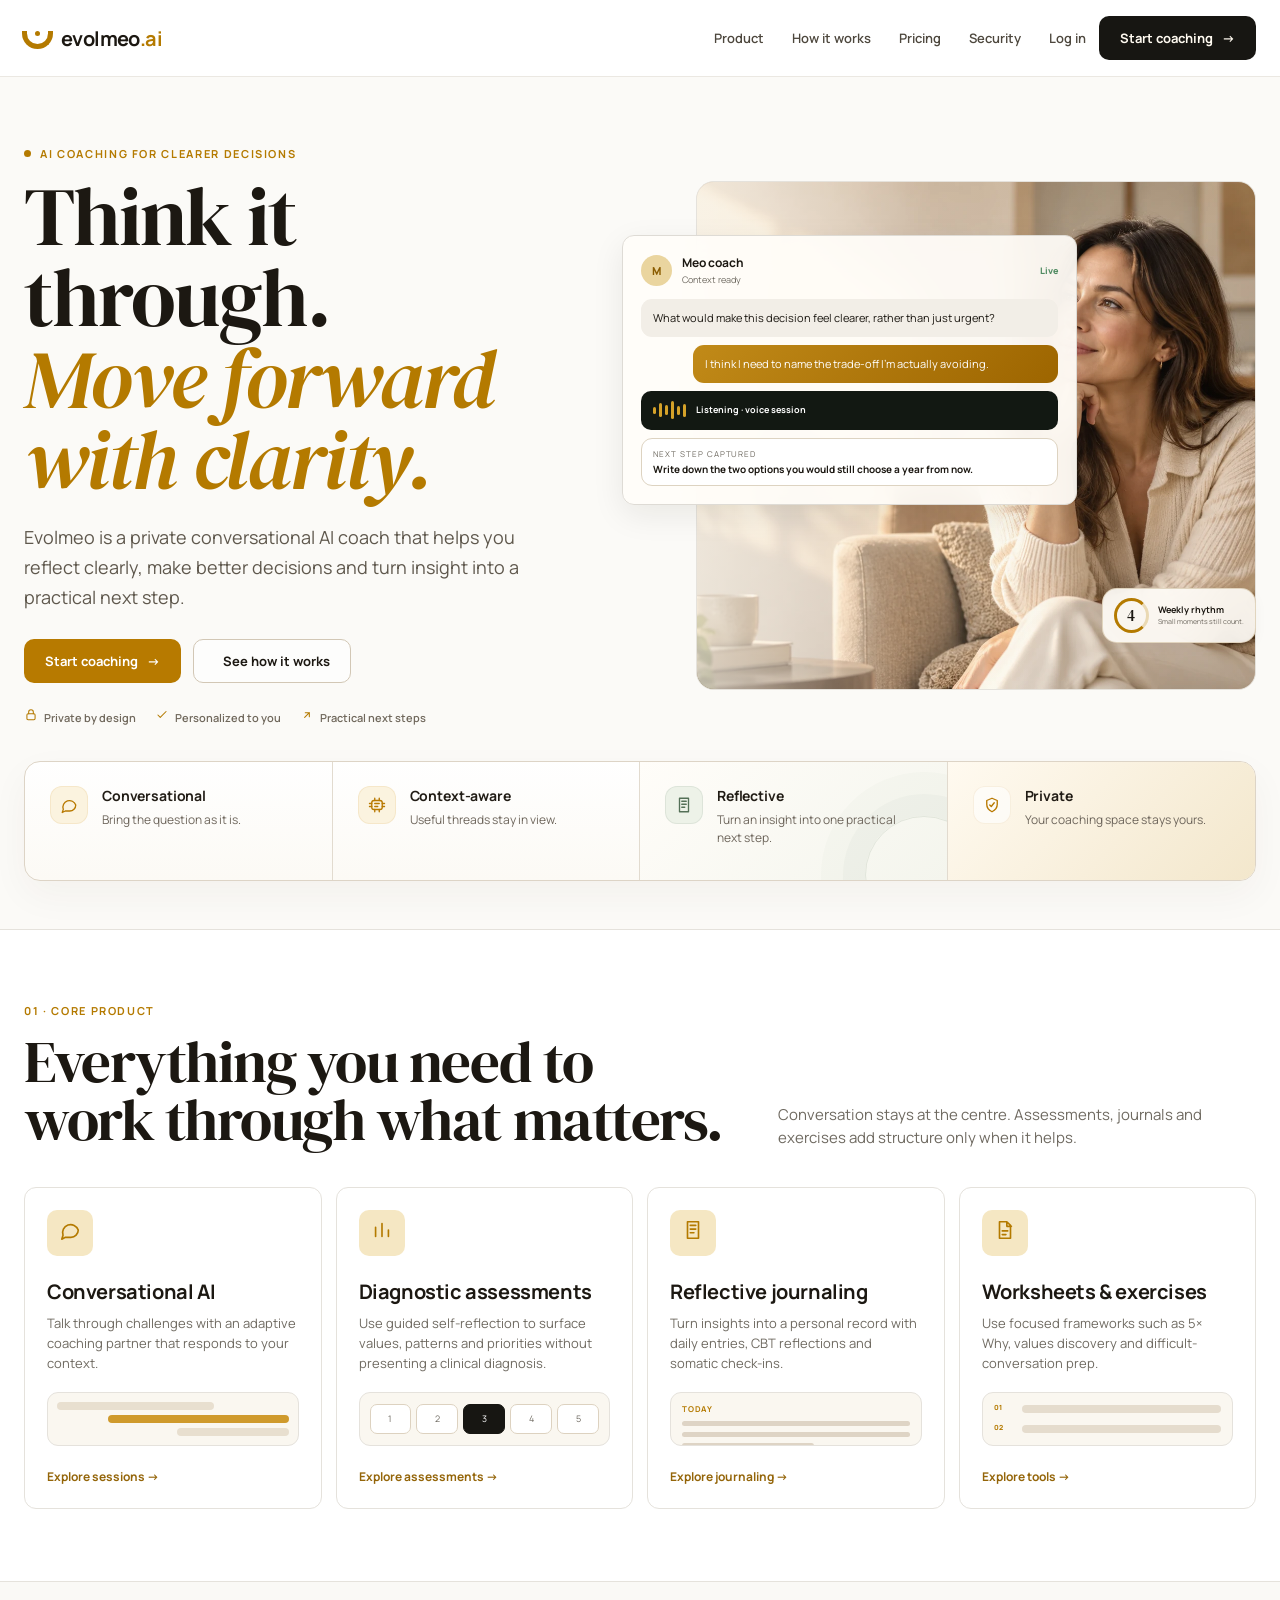
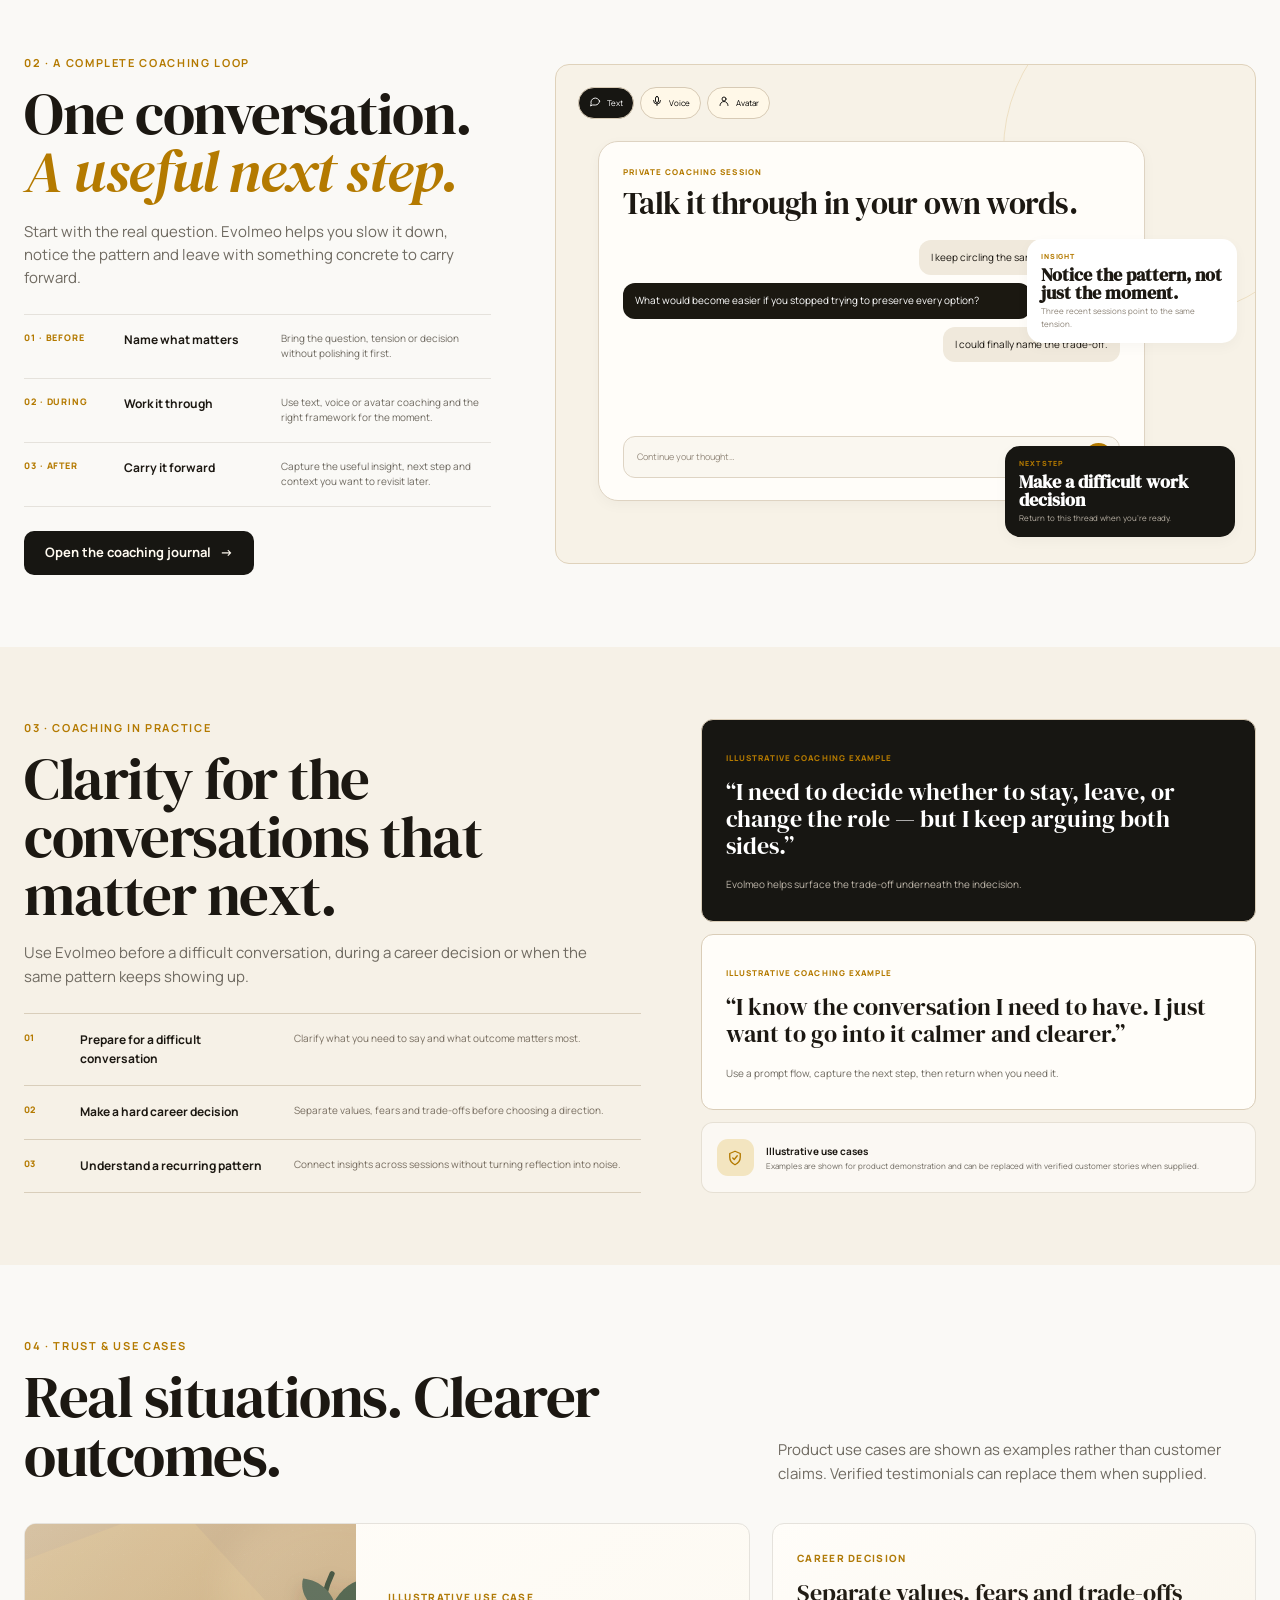
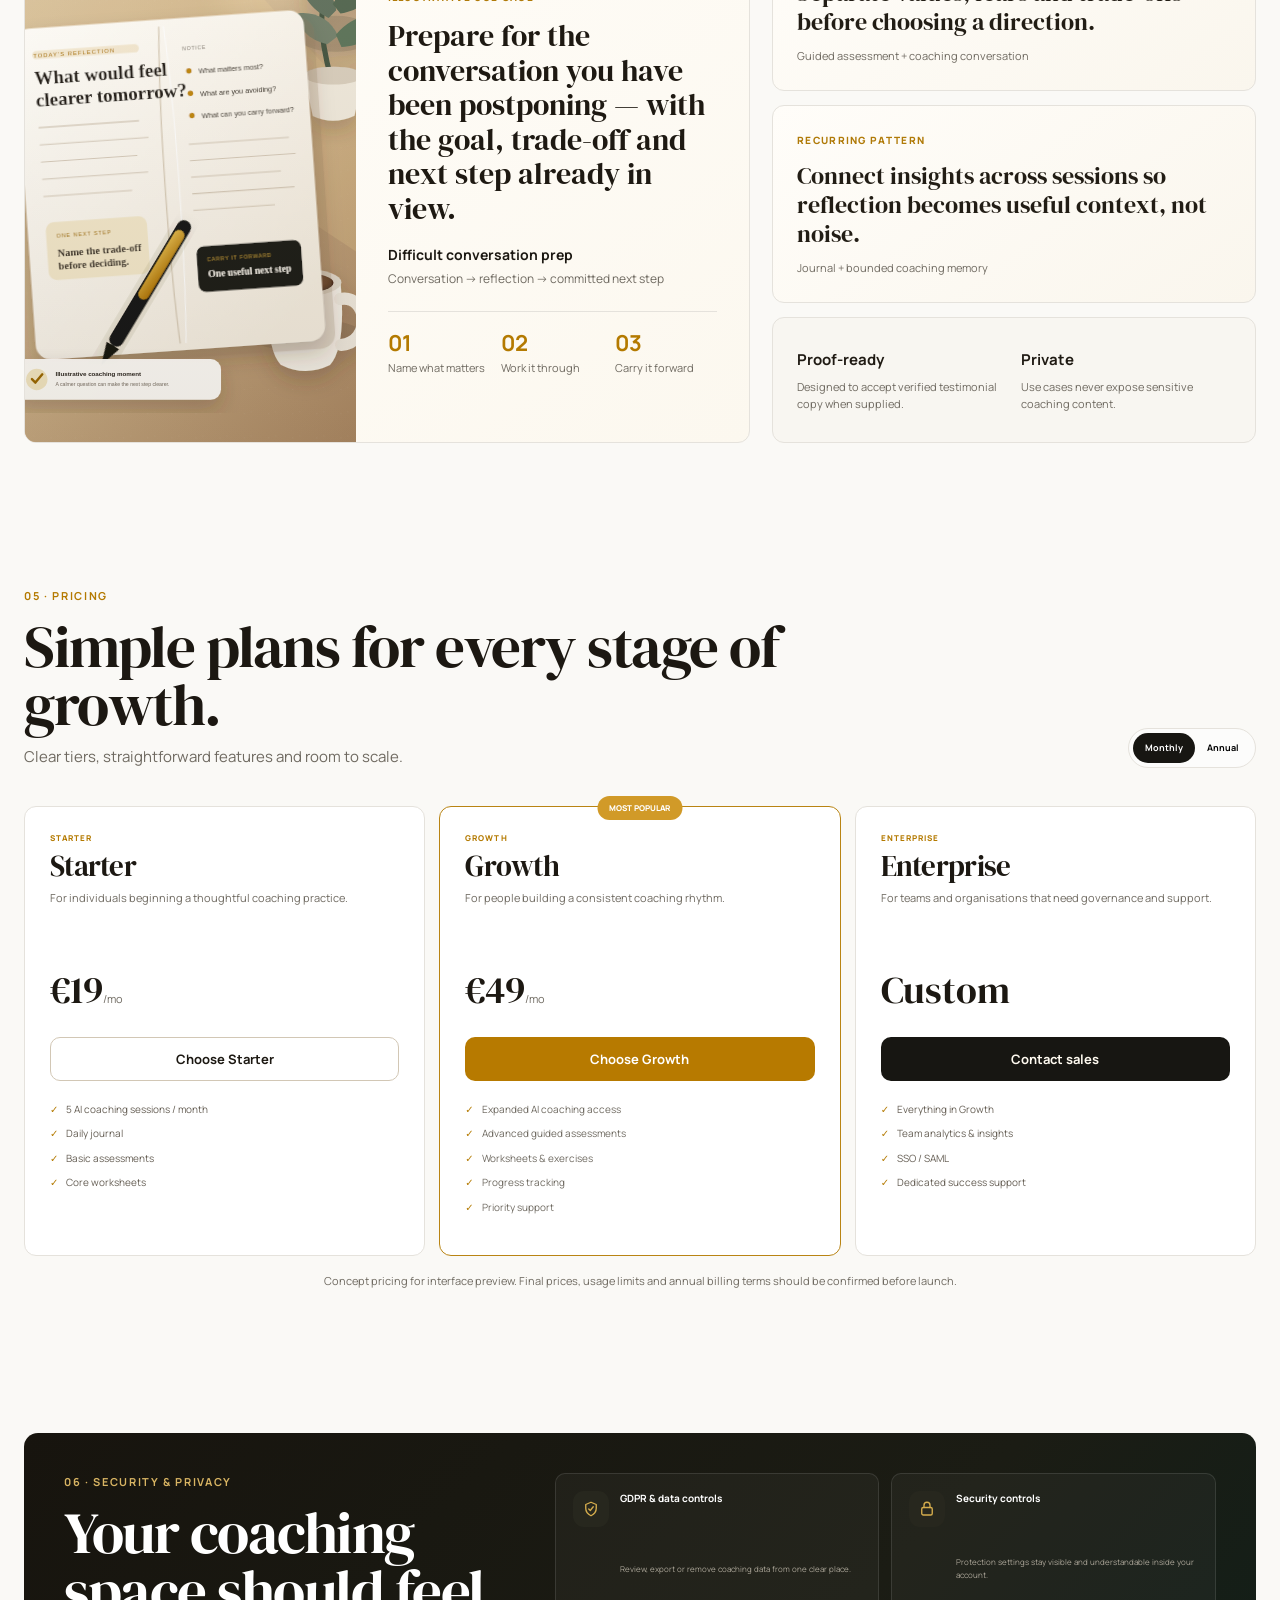
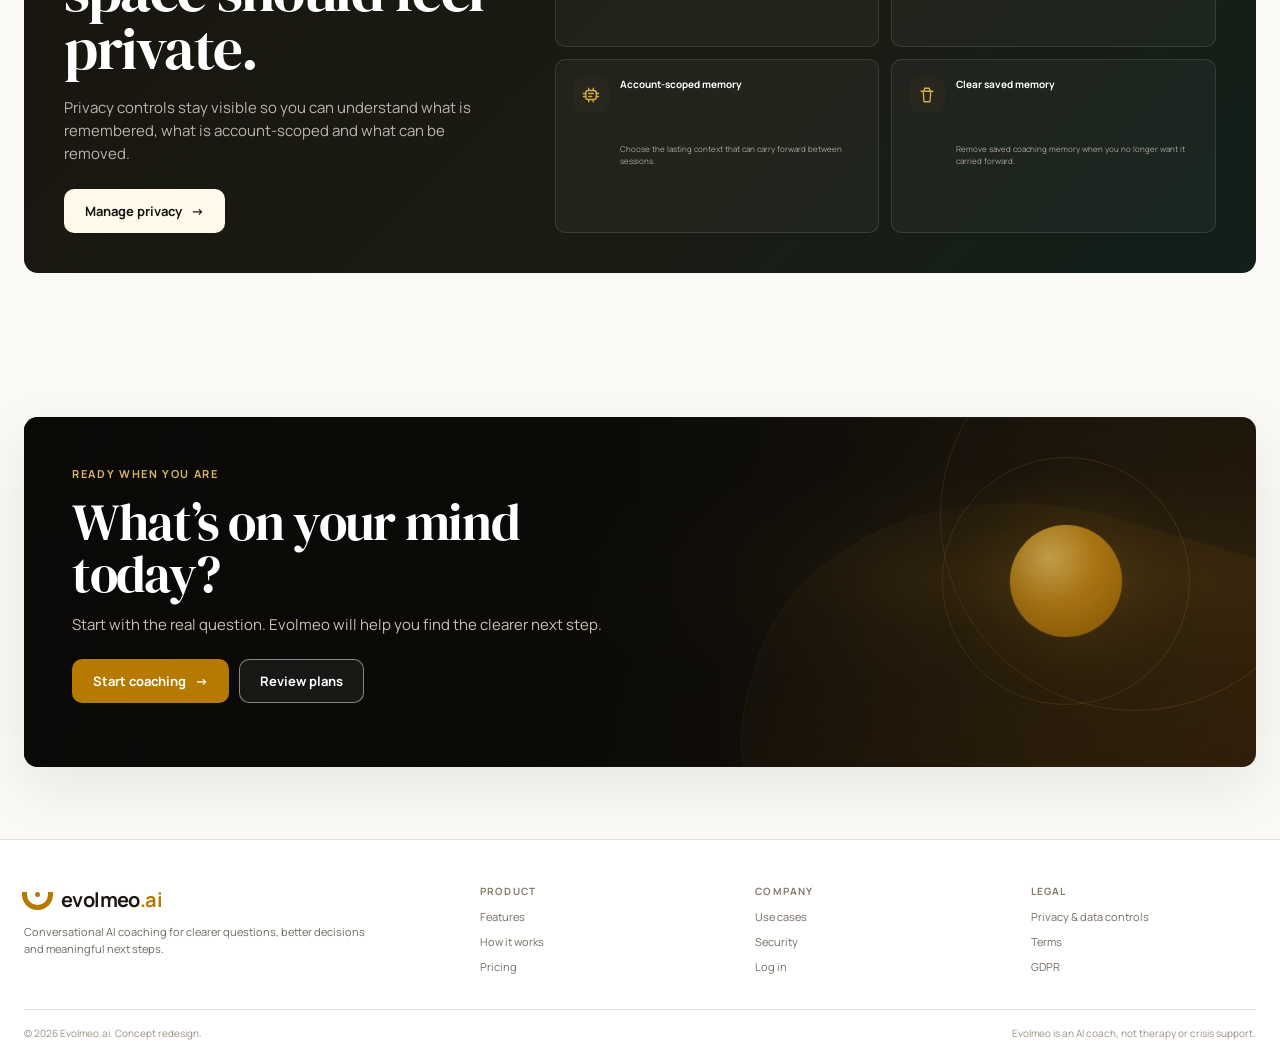
<file: index.html>
<!doctype html>
<html lang="en">
<head>
  <meta charset="utf-8" />
  <meta name="viewport" content="width=device-width,initial-scale=1" />
  <meta name="theme-color" content="#f7f2e8" />
  <title>Evolmeo.ai — Think it through. Move forward with clarity.</title>
  <meta name="description" content="Conversational AI coaching for clearer decisions, reflective growth and practical next steps." />
  <link rel="preconnect" href="https://fonts.googleapis.com">
  <link rel="preconnect" href="https://fonts.gstatic.com" crossorigin>
  <link href="https://fonts.googleapis.com/css2?family=DM+Serif+Display:ital@0;1&family=Manrope:wght@400;500;600;700&display=swap" rel="stylesheet">
  <link rel="stylesheet" href="assets/styles.css" />
</head>
<body class="marketing-page">
  <header class="site-header" id="top">
    <div class="container nav-shell">
      <a class="brand" href="#top" aria-label="Evolmeo.ai home">
        <span class="brand-mark" aria-hidden="true"><i></i></span>
        <span class="brand-name">evolmeo<span>.ai</span></span>
      </a>
      <nav class="desktop-nav" aria-label="Primary navigation">
        <a href="#product">Product</a>
        <a href="#experience">How it works</a>
        <a href="#pricing">Pricing</a>
        <a href="#security">Security</a>
      </nav>
      <div class="nav-actions">
        <a class="text-link hide-sm" href="dashboard.html">Log in</a>
        <a class="btn btn-dark hide-sm" href="dashboard.html">Start coaching <span>→</span></a>
        <button class="icon-btn mobile-menu-btn" aria-label="Open menu" aria-expanded="false" data-menu-toggle><span data-icon="menu"></span></button>
      </div>
    </div>
    <div class="mobile-menu" data-mobile-menu>
      <a href="#product">Product</a>
      <a href="#experience">How it works</a>
      <a href="#pricing">Pricing</a>
      <a href="#security">Security</a>
      <a href="dashboard.html">Open dashboard</a>
    </div>
  </header>

  <main>
    <section class="hero-section">
      <div class="container hero-layout">
        <div class="hero-copy reveal">
          <div class="eyebrow"><span class="eyebrow-dot"></span> AI coaching for clearer decisions</div>
          <h1>Think it through.<br><em>Move forward with clarity.</em></h1>
          <p class="lead">Evolmeo is a private conversational AI coach that helps you reflect clearly, make better decisions and turn insight into a practical next step.</p>
          <div class="hero-actions">
            <a class="btn btn-gold" href="dashboard.html">Start coaching <span>→</span></a>
            <a class="btn btn-ghost" href="#experience"><span data-icon="play"></span> See how it works</a>
          </div>
          <div class="hero-assurances">
            <span><span data-icon="lock"></span> Private by design</span>
            <span><span data-icon="check"></span> Personalized to you</span>
            <span><span data-icon="arrowUp"></span> Practical next steps</span>
          </div>
        </div>

        <div class="hero-scene reveal reveal-delay-1">
          <div class="hero-image-card">
            <img src="assets/hero-new.webp" alt="Thoughtful professional reflecting in a warm, calm setting" />
            <div class="hero-image-fade"></div>
          </div>
          <div class="coach-card hero-coach-card">
            <div class="coach-card-head">
              <span class="avatar avatar-small">M</span>
              <span><strong>Meo coach</strong><small>Context ready</small></span>
              <span class="status-live">Live</span>
            </div>
            <div class="chat-line soft">What would make this decision feel clearer, rather than just urgent?</div>
            <div class="chat-line gold">I think I need to name the trade-off I’m actually avoiding.</div>
            <div class="voice-strip"><span class="voice-bars"><i></i><i></i><i></i><i></i><i></i><i></i></span><b>Listening · voice session</b></div>
            <div class="captured-step"><span>Next step captured</span><strong>Write down the two options you would still choose a year from now.</strong></div>
          </div>
          <div class="micro-card hero-micro-card"><span class="micro-ring">4</span><span><strong>Weekly rhythm</strong><small>Small moments still count.</small></span></div>
        </div>
      </div>

      <div class="container trust-band reveal" aria-label="Evolmeo experience principles">
        <div class="trust-item">
          <span class="trust-icon" data-icon="message"></span>
          <div class="trust-copy"><strong>Conversational</strong><small>Bring the question as it is.</small></div>
        </div>
        <div class="trust-item">
          <span class="trust-icon" data-icon="memory"></span>
          <div class="trust-copy"><strong>Context-aware</strong><small>Useful threads stay in view.</small></div>
        </div>
        <div class="trust-item trust-reflective">
          <span class="trust-icon" data-icon="journal"></span>
          <div class="trust-copy"><strong>Reflective</strong><small>Turn an insight into one practical next step.</small></div>
        </div>
        <div class="trust-item trust-private">
          <span class="trust-icon" data-icon="shield"></span>
          <div class="trust-copy"><strong>Private</strong><small>Your coaching space stays yours.</small></div>
        </div>
      </div>
    </section>

    <section class="section section-soft" id="product">
      <div class="container">
        <div class="section-heading split-heading reveal">
          <div>
            <div class="eyebrow">01 · Core product</div>
            <h2>Everything you need to work through what matters.</h2>
          </div>
          <p>Conversation stays at the centre. Assessments, journals and exercises add structure only when it helps.</p>
        </div>
        <div class="feature-grid reveal">
          <article class="feature-card"><span class="feature-icon"><span data-icon="message"></span></span><h3>Conversational AI</h3><p>Talk through challenges with an adaptive coaching partner that responds to your context.</p><div class="feature-preview preview-chat" aria-hidden="true"><i></i><b></b><i></i></div><a href="#experience">Explore sessions →</a></article>
          <article class="feature-card"><span class="feature-icon"><span data-icon="chart"></span></span><h3>Diagnostic assessments</h3><p>Use guided self-reflection to surface values, patterns and priorities without presenting a clinical diagnosis.</p><div class="feature-preview preview-scale" aria-hidden="true"><span>1</span><span>2</span><span class="active">3</span><span>4</span><span>5</span></div><a href="#experience">Explore assessments →</a></article>
          <article class="feature-card"><span class="feature-icon"><span data-icon="journal"></span></span><h3>Reflective journaling</h3><p>Turn insights into a personal record with daily entries, CBT reflections and somatic check-ins.</p><div class="feature-preview preview-journal" aria-hidden="true"><strong>Today</strong><i></i><i></i><i class="short"></i></div><a href="#experience">Explore journaling →</a></article>
          <article class="feature-card"><span class="feature-icon"><span data-icon="file"></span></span><h3>Worksheets & exercises</h3><p>Use focused frameworks such as 5× Why, values discovery and difficult-conversation prep.</p><div class="feature-preview preview-sheet" aria-hidden="true"><span>01</span><i></i><span>02</span><i></i></div><a href="#experience">Explore tools →</a></article>
        </div>
      </div>
    </section>

    <section class="section" id="experience">
      <div class="container experience-grid reveal">
        <div class="experience-copy">
          <div class="eyebrow">02 · A complete coaching loop</div>
          <h2>One conversation.<br><em>A useful next step.</em></h2>
          <p>Start with the real question. Evolmeo helps you slow it down, notice the pattern and leave with something concrete to carry forward.</p>
          <div class="journey-list three-stage">
            <div><span>01 · BEFORE</span><strong>Name what matters</strong><small>Bring the question, tension or decision without polishing it first.</small></div>
            <div><span>02 · DURING</span><strong>Work it through</strong><small>Use text, voice or avatar coaching and the right framework for the moment.</small></div>
            <div><span>03 · AFTER</span><strong>Carry it forward</strong><small>Capture the useful insight, next step and context you want to revisit later.</small></div>
          </div>
          <a class="btn btn-dark" href="dashboard.html">Open the coaching journal <span>→</span></a>
        </div>

        <div class="experience-ui">
          <div class="experience-tabs" role="tablist" aria-label="Coaching mode">
            <button class="mode-tab active" data-mode="text" aria-selected="true"><span data-icon="message"></span> Text</button>
            <button class="mode-tab" data-mode="voice" aria-selected="false"><span data-icon="mic"></span> Voice</button>
            <button class="mode-tab" data-mode="avatar" aria-selected="false"><span data-icon="user"></span> Avatar</button>
          </div>
          <div class="experience-main-card">
            <div class="card-kicker">PRIVATE COACHING SESSION</div>
            <h3 data-mode-title>Talk it through in your own words.</h3>
            <div class="mode-content" data-mode-content>
              <div class="chat-bubble user">I keep circling the same work decision.</div>
              <div class="chat-bubble meo">What would become easier if you stopped trying to preserve every option?</div>
              <div class="chat-bubble user small">I could finally name the trade-off.</div>
            </div>
            <div class="composer-line"><span>Continue your thought…</span><button aria-label="Send"><span>→</span></button></div>
          </div>
          <div class="floating-insight"><span>INSIGHT</span><strong>Notice the pattern, not just the moment.</strong><small>Three recent sessions point to the same tension.</small></div>
          <div class="floating-next"><span>NEXT STEP</span><strong>Make a difficult work decision</strong><small>Return to this thread when you’re ready.</small></div>
        </div>
      </div>
    </section>

    <section class="section section-warm" id="proof">
      <div class="container proof-grid reveal">
        <div class="proof-editorial">
          <div class="eyebrow">03 · Coaching in practice</div>
          <h2>Clarity for the conversations that matter next.</h2>
          <p>Use Evolmeo before a difficult conversation, during a career decision or when the same pattern keeps showing up.</p>
          <div class="proof-points">
            <div><span>01</span><strong>Prepare for a difficult conversation</strong><small>Clarify what you need to say and what outcome matters most.</small></div>
            <div><span>02</span><strong>Make a hard career decision</strong><small>Separate values, fears and trade-offs before choosing a direction.</small></div>
            <div><span>03</span><strong>Understand a recurring pattern</strong><small>Connect insights across sessions without turning reflection into noise.</small></div>
          </div>
        </div>
        <div class="proof-card-stack">
          <blockquote class="quote-card dark-quote"><span>ILLUSTRATIVE COACHING EXAMPLE</span><p>“I need to decide whether to stay, leave, or change the role — but I keep arguing both sides.”</p><small>Evolmeo helps surface the trade-off underneath the indecision.</small></blockquote>
          <blockquote class="quote-card"><span>ILLUSTRATIVE COACHING EXAMPLE</span><p>“I know the conversation I need to have. I just want to go into it calmer and clearer.”</p><small>Use a prompt flow, capture the next step, then return when you need it.</small></blockquote>
          <div class="proof-note"><span data-icon="shield"></span><div><strong>Illustrative use cases</strong><small>Examples are shown for product demonstration and can be replaced with verified customer stories when supplied.</small></div></div>
        </div>
      </div>
    </section>

    <section class="section testimonial-section" id="testimonials">
      <div class="container">
        <div class="section-heading split-heading reveal">
          <div>
            <div class="eyebrow">04 · Trust & use cases</div>
            <h2>Real situations. Clearer outcomes.</h2>
          </div>
          <p>Product use cases are shown as examples rather than customer claims. Verified testimonials can replace them when supplied.</p>
        </div>
        <div class="testimonial-grid reveal">
          <article class="testimonial-feature">
            <div class="testimonial-photo-wrap">
              <img src="assets/trust-reflection.svg" alt="Open coaching journal on a warm desk with a clear next-step prompt" loading="lazy" decoding="async" />
            </div>
            <div class="testimonial-copy">
              <span class="quote-kicker">ILLUSTRATIVE USE CASE</span>
              <blockquote>Prepare for the conversation you have been postponing — with the goal, trade-off and next step already in view.</blockquote>
              <div class="testimonial-person">
                <strong>Difficult conversation prep</strong>
                <small>Conversation → reflection → committed next step</small>
              </div>
              <div class="testimonial-metrics usecase-metrics">
                <div><strong>01</strong><span>Name what matters</span></div>
                <div><strong>02</strong><span>Work it through</span></div>
                <div><strong>03</strong><span>Carry it forward</span></div>
              </div>
            </div>
          </article>
          <div class="testimonial-side">
            <article class="mini-testimonial">
              <span class="quote-kicker">CAREER DECISION</span>
              <p>Separate values, fears and trade-offs before choosing a direction.</p>
              <small>Guided assessment + coaching conversation</small>
            </article>
            <article class="mini-testimonial">
              <span class="quote-kicker">RECURRING PATTERN</span>
              <p>Connect insights across sessions so reflection becomes useful context, not noise.</p>
              <small>Journal + bounded coaching memory</small>
            </article>
            <article class="proof-stat-row proof-ready-row">
              <div><strong>Proof-ready</strong><span>Designed to accept verified testimonial copy when supplied.</span></div>
              <div><strong>Private</strong><span>Use cases never expose sensitive coaching content.</span></div>
            </article>
          </div>
        </div>
      </div>
    </section>

    <section class="section" id="pricing">
      <div class="container">
        <div class="pricing-head reveal">
          <div><div class="eyebrow">05 · Pricing</div><h2>Simple plans for every stage of growth.</h2><p>Clear tiers, straightforward features and room to scale.</p></div>
          <div class="billing-toggle" role="group" aria-label="Billing period"><button class="active" data-billing="month">Monthly</button><button data-billing="year">Annual</button></div>
        </div>
        <div class="pricing-grid reveal">
          <article class="price-card"><div class="price-label">STARTER</div><h3>Starter</h3><p>For individuals beginning a thoughtful coaching practice.</p><div class="price"><strong data-price data-month="€19" data-year="€15">€19</strong><span>/mo</span></div><a class="btn btn-ghost btn-full" href="dashboard.html">Choose Starter</a><ul><li>5 AI coaching sessions / month</li><li>Daily journal</li><li>Basic assessments</li><li>Core worksheets</li></ul></article>
          <article class="price-card featured"><div class="popular-badge">MOST POPULAR</div><div class="price-label">GROWTH</div><h3>Growth</h3><p>For people building a consistent coaching rhythm.</p><div class="price"><strong data-price data-month="€49" data-year="€39">€49</strong><span>/mo</span></div><a class="btn btn-gold btn-full" href="dashboard.html">Choose Growth</a><ul><li>Expanded AI coaching access</li><li>Advanced guided assessments</li><li>Worksheets & exercises</li><li>Progress tracking</li><li>Priority support</li></ul></article>
          <article class="price-card"><div class="price-label">ENTERPRISE</div><h3>Enterprise</h3><p>For teams and organisations that need governance and support.</p><div class="price"><strong>Custom</strong></div><a class="btn btn-dark btn-full" href="#footer">Contact sales</a><ul><li>Everything in Growth</li><li>Team analytics & insights</li><li>SSO / SAML</li><li>Dedicated success support</li></ul></article>
        </div>
        <p class="pricing-disclaimer">Concept pricing for interface preview. Final prices, usage limits and annual billing terms should be confirmed before launch.</p>
      </div>
    </section>

    <section class="section security-section" id="security">
      <div class="container security-panel reveal">
        <div class="security-copy"><div class="eyebrow on-dark">06 · Security & privacy</div><h2>Your coaching space should feel private.</h2><p>Privacy controls stay visible so you can understand what is remembered, what is account-scoped and what can be removed.</p><a class="btn btn-light" href="security.html">Manage privacy <span>→</span></a></div>
        <div class="security-grid">
          <div><span data-icon="shield"></span><strong>GDPR & data controls</strong><small>Review, export or remove coaching data from one clear place.</small></div>
          <div><span data-icon="lock"></span><strong>Security controls</strong><small>Protection settings stay visible and understandable inside your account.</small></div>
          <div><span data-icon="memory"></span><strong>Account-scoped memory</strong><small>Choose the lasting context that can carry forward between sessions.</small></div>
          <div><span data-icon="trash"></span><strong>Clear saved memory</strong><small>Remove saved coaching memory when you no longer want it carried forward.</small></div>
        </div>
      </div>
    </section>

    <section class="section final-cta-section">
      <div class="container final-cta final-cta-abstract reveal">
        <div class="final-cta-art" aria-hidden="true"><span></span><span></span><span></span><i></i></div>
        <div class="final-cta-copy"><div class="eyebrow on-dark">Ready when you are</div><h2>What’s on your mind today?</h2><p>Start with the real question. Evolmeo will help you find the clearer next step.</p><div class="final-actions"><a class="btn btn-gold" href="dashboard.html">Start coaching <span>→</span></a><a class="btn btn-outline-light" href="#pricing">Review plans</a></div></div>
      </div>
    </section>
  </main>

  <footer class="site-footer" id="footer">
    <div class="container footer-grid">
      <div><a class="brand" href="#top"><span class="brand-mark"><i></i></span><span class="brand-name">evolmeo<span>.ai</span></span></a><p>Conversational AI coaching for clearer questions, better decisions and meaningful next steps.</p></div>
      <div><strong>Product</strong><a href="#product">Features</a><a href="#experience">How it works</a><a href="#pricing">Pricing</a></div>
      <div><strong>Company</strong><a href="#proof">Use cases</a><a href="#security">Security</a><a href="dashboard.html">Log in</a></div>
      <div><strong>Legal</strong><a href="#security">Privacy & data controls</a><a href="#">Terms</a><a href="#security">GDPR</a></div>
    </div>
    <div class="container footer-bottom"><span>© 2026 Evolmeo.ai. Concept redesign.</span><span>Evolmeo is an AI coach, not therapy or crisis support.</span></div>
  </footer>

  <script src="assets/script.js"></script>
</body>
</html>
</file>
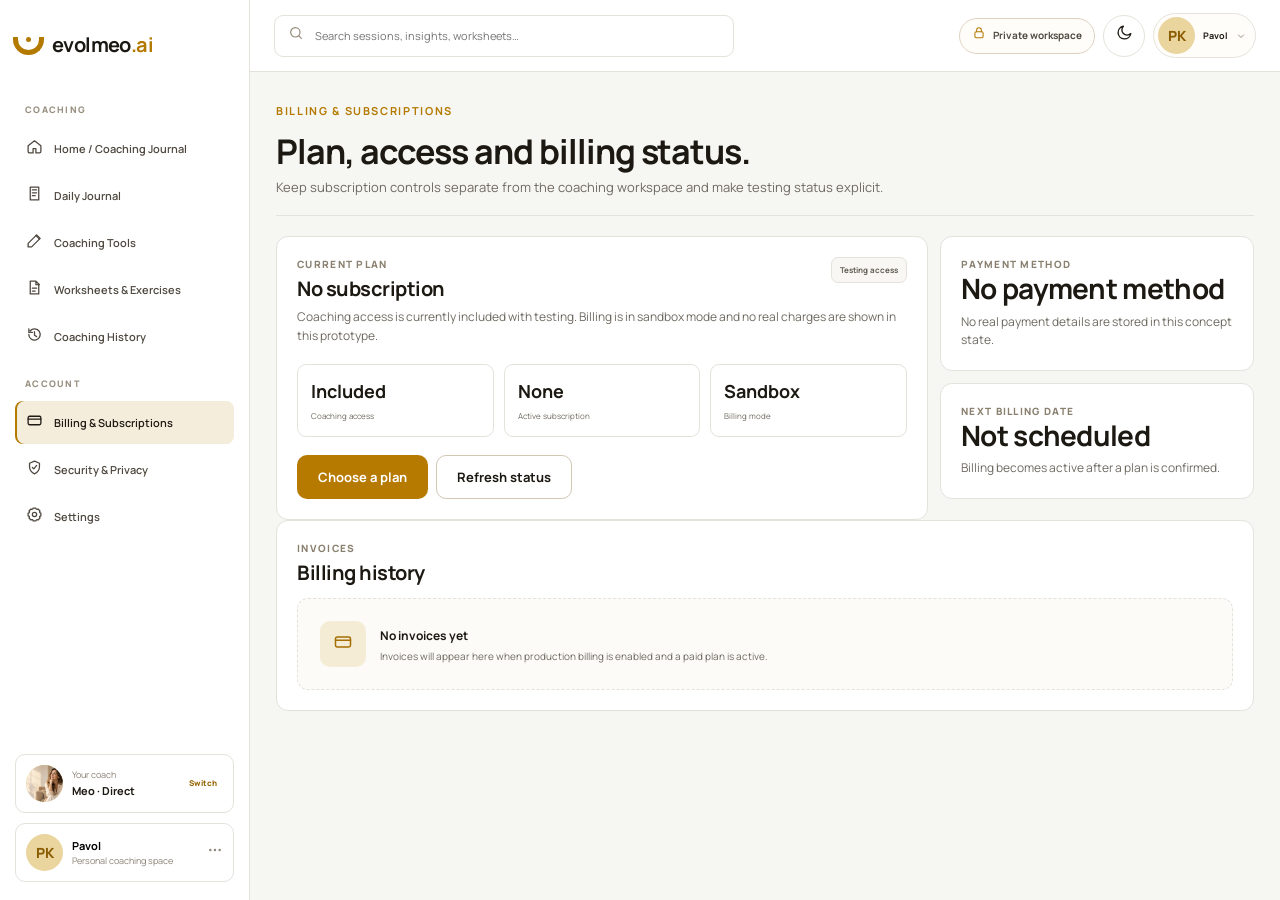
<file: billing.html>
<!doctype html>
<html lang="en">
<head>
<meta charset="utf-8" />
<meta name="viewport" content="width=device-width,initial-scale=1" />
<meta name="theme-color" content="#fbfbf9" />
<title>Evolmeo.ai — Billing & Subscriptions</title>
<link rel="preconnect" href="https://fonts.googleapis.com">
<link rel="preconnect" href="https://fonts.gstatic.com" crossorigin>
<link href="https://fonts.googleapis.com/css2?family=DM+Serif+Display:ital@0;1&family=Manrope:wght@400;500;600;700&display=swap" rel="stylesheet">
<link rel="stylesheet" href="assets/styles.css" />
</head>
<body class="dashboard-page enterprise-dashboard">
<div class="dashboard-shell">
<aside class="dash-sidebar" data-sidebar>
  <div class="sidebar-top"><a class="brand" href="index.html"><span class="brand-mark"><i></i></span><span class="brand-name">evolmeo<span>.ai</span></span></a><button class="icon-btn sidebar-close" aria-label="Close navigation" data-sidebar-close><span data-icon="close"></span></button></div>
  <nav class="dash-nav" aria-label="Coaching navigation"><div class="nav-group-title">COACHING</div><a class="" href="dashboard.html"><span data-icon="home"></span>Home / Coaching Journal</a><a class="" href="daily-journal.html"><span data-icon="journal"></span>Daily Journal</a><a class="" href="coaching-tools.html"><span data-icon="wand"></span>Coaching Tools</a><a class="" href="worksheets.html"><span data-icon="file"></span>Worksheets & Exercises</a><a class="" href="coaching-history.html"><span data-icon="history"></span>Coaching History</a><div class="nav-group-title">ACCOUNT</div><a class="active" href="billing.html"><span data-icon="card"></span>Billing & Subscriptions</a><a class="" href="security.html"><span data-icon="shield"></span>Security & Privacy</a><a class="" href="settings.html"><span data-icon="settings"></span>Settings</a></nav>
  <div class="sidebar-spacer"></div>
  <div class="coach-mini"><span class="avatar avatar-photo"><img src="assets/hero-new.webp" alt="" /></span><span><small>Your coach</small><strong>Meo · Direct</strong></span><button>Switch</button></div>
  <div class="account-menu-wrap sidebar-account-wrap" data-account-wrap>
  <button class="sidebar-account account-trigger" type="button" aria-haspopup="menu" aria-expanded="false" data-account-trigger>
    <span class="avatar">PK</span><span><strong>Pavol</strong><small>Personal coaching space</small></span><span class="account-more" aria-hidden="true"><span data-icon="more"></span></span>
  </button>
  <div class="account-dropdown account-dropdown-sidebar" role="menu" data-account-menu>
    <div class="account-menu-head"><span class="avatar avatar-lg">PK</span><span><strong>Pavol Koprla</strong><small>pali.koprla@gmail.com</small></span></div>
    <a role="menuitem" href="settings.html#profile"><span data-icon="user"></span><span><strong>Your profile</strong><small>Name, email and account</small></span></a>
    <a role="menuitem" href="settings.html"><span data-icon="settings"></span><span><strong>Settings</strong><small>Coach and preferences</small></span></a>
    <a role="menuitem" href="security.html"><span data-icon="shield"></span><span><strong>Security & privacy</strong><small>Memory and data controls</small></span></a>
    <button role="menuitem" type="button" class="account-logout" data-logout><span data-icon="logout"></span><span><strong>Log out</strong><small>Leave this coaching space</small></span></button>
  </div>
</div>
</aside>
<div class="sidebar-backdrop" data-sidebar-backdrop></div>
<div class="dashboard-main">
<header class="dash-topbar"><button class="icon-btn sidebar-open" aria-label="Open navigation" data-sidebar-open><span data-icon="menu"></span></button><label class="search-box"><span data-icon="search"></span><input placeholder="Search sessions, insights, worksheets…" /></label><div class="topbar-actions"><span class="stability-pill private-workspace"><span data-icon="lock"></span> Private workspace</span><button class="icon-btn" aria-label="Theme preferences" title="Theme preferences"><span data-icon="moon"></span></button><div class="account-menu-wrap top-account-wrap" data-account-wrap><button class="top-account-trigger account-trigger" type="button" aria-label="Open Pavol profile menu" aria-haspopup="menu" aria-expanded="false" data-account-trigger><span class="avatar">PK</span><span class="top-account-name">Pavol</span><span class="account-chevron" data-icon="chevronDown"></span></button><div class="account-dropdown account-dropdown-top" role="menu" data-account-menu><div class="account-menu-head"><span class="avatar avatar-lg">PK</span><span><strong>Pavol Koprla</strong><small>pali.koprla@gmail.com</small></span></div><a role="menuitem" href="settings.html#profile"><span data-icon="user"></span><span><strong>Your profile</strong><small>Name, email and account</small></span></a><a role="menuitem" href="settings.html"><span data-icon="settings"></span><span><strong>Settings</strong><small>Coach and preferences</small></span></a><a role="menuitem" href="security.html"><span data-icon="shield"></span><span><strong>Security & privacy</strong><small>Memory and data controls</small></span></a><button role="menuitem" type="button" class="account-logout" data-logout><span data-icon="logout"></span><span><strong>Log out</strong><small>Leave this coaching space</small></span></button></div></div></div></header>
<main class="dash-content app-detail-page"><section class="page-heading"><div><div class="eyebrow">BILLING & SUBSCRIPTIONS</div><h1>Plan, access and billing status.</h1><p>Keep subscription controls separate from the coaching workspace and make testing status explicit.</p></div></section><div class="detail-grid two-thirds"><section class="dash-card detail-card plan-overview"><div class="section-card-head"><div><div class="card-label">CURRENT PLAN</div><h3>No subscription</h3></div><span class="status-badge">Testing access</span></div><p>Coaching access is currently included with testing. Billing is in sandbox mode and no real charges are shown in this prototype.</p><div class="usage-grid billing-status-grid"><div><strong>Included</strong><span>Coaching access</span></div><div><strong>None</strong><span>Active subscription</span></div><div><strong>Sandbox</strong><span>Billing mode</span></div></div><div class="detail-actions"><a class="btn btn-gold" href="index.html#pricing">Choose a plan</a><button class="btn btn-ghost">Refresh status</button></div></section><aside class="detail-stack"><section class="dash-card detail-card"><div class="card-label">PAYMENT METHOD</div><h3>No payment method</h3><p>No real payment details are stored in this concept state.</p></section><section class="dash-card detail-card"><div class="card-label">NEXT BILLING DATE</div><h3>Not scheduled</h3><p>Billing becomes active after a plan is confirmed.</p></section></aside></div><section class="dash-card detail-card empty-billing"><div class="section-card-head"><div><div class="card-label">INVOICES</div><h3>Billing history</h3></div></div><div class="empty-state"><span class="security-icon"><span data-icon="card"></span></span><div><strong>No invoices yet</strong><p>Invoices will appear here when production billing is enabled and a paid plan is active.</p></div></div></section></main>
</div></div>
<div class="session-modal" data-session-modal aria-hidden="true"><div class="modal-backdrop" data-close-session></div><div class="session-dialog" role="dialog" aria-modal="true" aria-labelledby="session-title"><div class="dialog-head"><div><span class="card-label">NEW COACHING SESSION</span><h2 id="session-title">What’s on your mind?</h2></div><button class="icon-btn" aria-label="Close" data-close-session><span data-icon="close"></span></button></div><div class="dialog-tabs"><button class="active"><span data-icon="message"></span>Text</button><button><span data-icon="mic"></span>Voice</button><button><span data-icon="user"></span>Avatar</button></div><textarea placeholder="Bring the question as it is. You do not need to have it figured out."></textarea><div class="suggestion-chips"><button>Work decision</button><button>Difficult conversation</button><button>Feeling stuck</button><button>Reflect on progress</button></div><div class="dialog-actions"><span>Private · account scoped</span><button class="btn btn-gold" data-close-session>Begin session <span>→</span></button></div></div></div>
<script src="assets/script.js"></script>
</body></html>
</file>
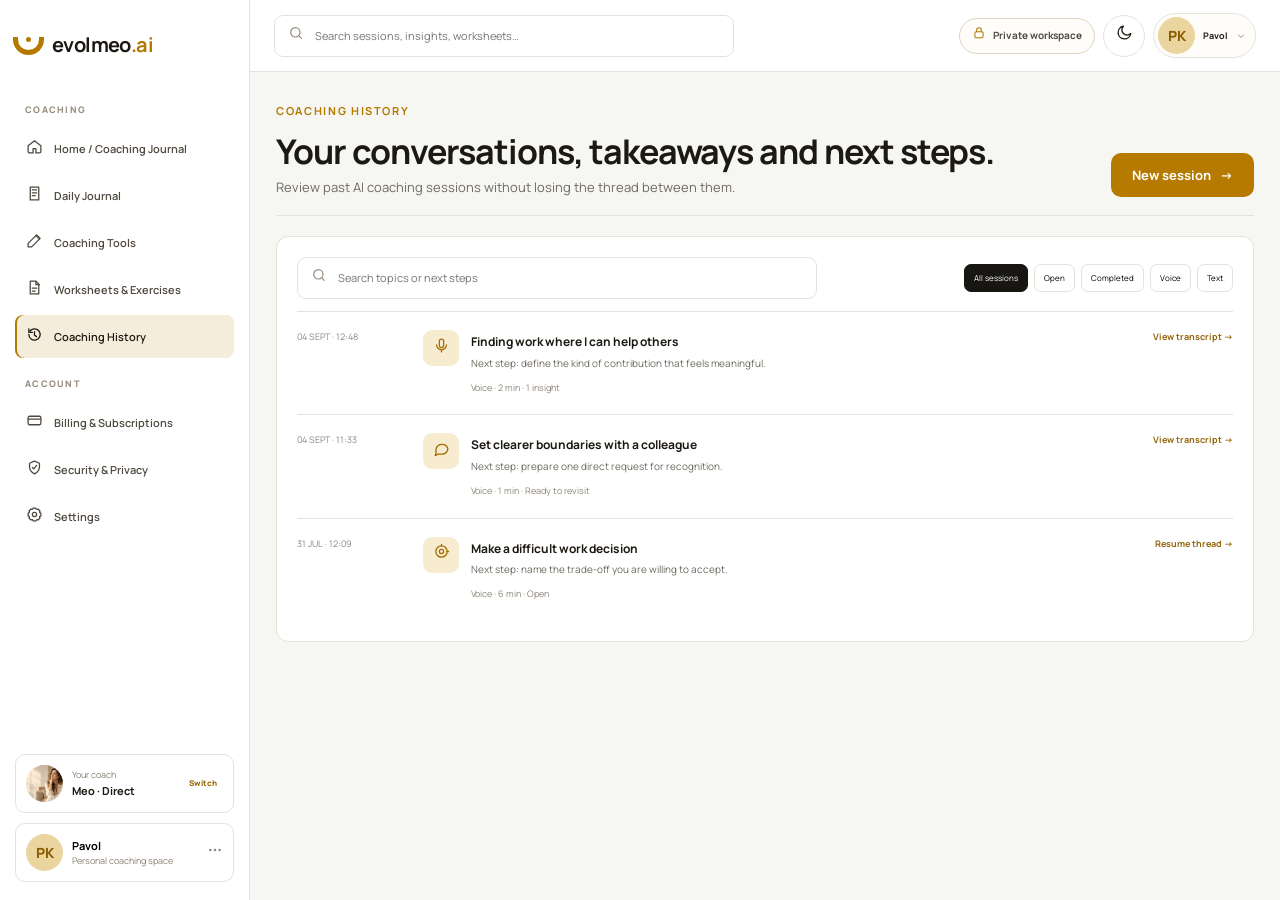
<file: coaching-history.html>
<!doctype html>
<html lang="en">
<head>
<meta charset="utf-8" />
<meta name="viewport" content="width=device-width,initial-scale=1" />
<meta name="theme-color" content="#fbfbf9" />
<title>Evolmeo.ai — Coaching History</title>
<link rel="preconnect" href="https://fonts.googleapis.com">
<link rel="preconnect" href="https://fonts.gstatic.com" crossorigin>
<link href="https://fonts.googleapis.com/css2?family=DM+Serif+Display:ital@0;1&family=Manrope:wght@400;500;600;700&display=swap" rel="stylesheet">
<link rel="stylesheet" href="assets/styles.css" />
</head>
<body class="dashboard-page enterprise-dashboard">
<div class="dashboard-shell">
<aside class="dash-sidebar" data-sidebar>
  <div class="sidebar-top"><a class="brand" href="index.html"><span class="brand-mark"><i></i></span><span class="brand-name">evolmeo<span>.ai</span></span></a><button class="icon-btn sidebar-close" aria-label="Close navigation" data-sidebar-close><span data-icon="close"></span></button></div>
  <nav class="dash-nav" aria-label="Coaching navigation"><div class="nav-group-title">COACHING</div><a class="" href="dashboard.html"><span data-icon="home"></span>Home / Coaching Journal</a><a class="" href="daily-journal.html"><span data-icon="journal"></span>Daily Journal</a><a class="" href="coaching-tools.html"><span data-icon="wand"></span>Coaching Tools</a><a class="" href="worksheets.html"><span data-icon="file"></span>Worksheets & Exercises</a><a class="active" href="coaching-history.html"><span data-icon="history"></span>Coaching History</a><div class="nav-group-title">ACCOUNT</div><a class="" href="billing.html"><span data-icon="card"></span>Billing & Subscriptions</a><a class="" href="security.html"><span data-icon="shield"></span>Security & Privacy</a><a class="" href="settings.html"><span data-icon="settings"></span>Settings</a></nav>
  <div class="sidebar-spacer"></div>
  <div class="coach-mini"><span class="avatar avatar-photo"><img src="assets/hero-new.webp" alt="" /></span><span><small>Your coach</small><strong>Meo · Direct</strong></span><button>Switch</button></div>
  <div class="account-menu-wrap sidebar-account-wrap" data-account-wrap>
  <button class="sidebar-account account-trigger" type="button" aria-haspopup="menu" aria-expanded="false" data-account-trigger>
    <span class="avatar">PK</span><span><strong>Pavol</strong><small>Personal coaching space</small></span><span class="account-more" aria-hidden="true"><span data-icon="more"></span></span>
  </button>
  <div class="account-dropdown account-dropdown-sidebar" role="menu" data-account-menu>
    <div class="account-menu-head"><span class="avatar avatar-lg">PK</span><span><strong>Pavol Koprla</strong><small>pali.koprla@gmail.com</small></span></div>
    <a role="menuitem" href="settings.html#profile"><span data-icon="user"></span><span><strong>Your profile</strong><small>Name, email and account</small></span></a>
    <a role="menuitem" href="settings.html"><span data-icon="settings"></span><span><strong>Settings</strong><small>Coach and preferences</small></span></a>
    <a role="menuitem" href="security.html"><span data-icon="shield"></span><span><strong>Security & privacy</strong><small>Memory and data controls</small></span></a>
    <button role="menuitem" type="button" class="account-logout" data-logout><span data-icon="logout"></span><span><strong>Log out</strong><small>Leave this coaching space</small></span></button>
  </div>
</div>
</aside>
<div class="sidebar-backdrop" data-sidebar-backdrop></div>
<div class="dashboard-main">
<header class="dash-topbar"><button class="icon-btn sidebar-open" aria-label="Open navigation" data-sidebar-open><span data-icon="menu"></span></button><label class="search-box"><span data-icon="search"></span><input placeholder="Search sessions, insights, worksheets…" /></label><div class="topbar-actions"><span class="stability-pill private-workspace"><span data-icon="lock"></span> Private workspace</span><button class="icon-btn" aria-label="Theme preferences" title="Theme preferences"><span data-icon="moon"></span></button><div class="account-menu-wrap top-account-wrap" data-account-wrap><button class="top-account-trigger account-trigger" type="button" aria-label="Open Pavol profile menu" aria-haspopup="menu" aria-expanded="false" data-account-trigger><span class="avatar">PK</span><span class="top-account-name">Pavol</span><span class="account-chevron" data-icon="chevronDown"></span></button><div class="account-dropdown account-dropdown-top" role="menu" data-account-menu><div class="account-menu-head"><span class="avatar avatar-lg">PK</span><span><strong>Pavol Koprla</strong><small>pali.koprla@gmail.com</small></span></div><a role="menuitem" href="settings.html#profile"><span data-icon="user"></span><span><strong>Your profile</strong><small>Name, email and account</small></span></a><a role="menuitem" href="settings.html"><span data-icon="settings"></span><span><strong>Settings</strong><small>Coach and preferences</small></span></a><a role="menuitem" href="security.html"><span data-icon="shield"></span><span><strong>Security & privacy</strong><small>Memory and data controls</small></span></a><button role="menuitem" type="button" class="account-logout" data-logout><span data-icon="logout"></span><span><strong>Log out</strong><small>Leave this coaching space</small></span></button></div></div></div></header>
<main class="dash-content app-detail-page"><section class="page-heading"><div><div class="eyebrow">COACHING HISTORY</div><h1>Your conversations, takeaways and next steps.</h1><p>Review past AI coaching sessions without losing the thread between them.</p></div><button class="btn btn-gold" data-open-session>New session <span>→</span></button></section><section class="dash-card detail-card"><div class="history-controls"><label class="search-box wide"><span data-icon="search"></span><input placeholder="Search topics or next steps" /></label><div class="filter-row"><button class="filter-chip active">All sessions</button><button class="filter-chip">Open</button><button class="filter-chip">Completed</button><button class="filter-chip">Voice</button><button class="filter-chip">Text</button></div></div><div class="history-timeline"><article><time>04 SEPT · 12:48</time><div><span class="history-icon"><span data-icon="mic"></span></span><div><strong>Finding work where I can help others</strong><p>Next step: define the kind of contribution that feels meaningful.</p><small>Voice · 2 min · 1 insight</small></div></div><a href="#">View transcript →</a></article><article><time>04 SEPT · 11:33</time><div><span class="history-icon"><span data-icon="message"></span></span><div><strong>Set clearer boundaries with a colleague</strong><p>Next step: prepare one direct request for recognition.</p><small>Voice · 1 min · Ready to revisit</small></div></div><a href="#">View transcript →</a></article><article><time>31 JUL · 12:09</time><div><span class="history-icon"><span data-icon="target"></span></span><div><strong>Make a difficult work decision</strong><p>Next step: name the trade-off you are willing to accept.</p><small>Voice · 6 min · Open</small></div></div><a href="#">Resume thread →</a></article></div></section></main>
</div></div>
<div class="session-modal" data-session-modal aria-hidden="true"><div class="modal-backdrop" data-close-session></div><div class="session-dialog" role="dialog" aria-modal="true" aria-labelledby="session-title"><div class="dialog-head"><div><span class="card-label">NEW COACHING SESSION</span><h2 id="session-title">What’s on your mind?</h2></div><button class="icon-btn" aria-label="Close" data-close-session><span data-icon="close"></span></button></div><div class="dialog-tabs"><button class="active"><span data-icon="message"></span>Text</button><button><span data-icon="mic"></span>Voice</button><button><span data-icon="user"></span>Avatar</button></div><textarea placeholder="Bring the question as it is. You do not need to have it figured out."></textarea><div class="suggestion-chips"><button>Work decision</button><button>Difficult conversation</button><button>Feeling stuck</button><button>Reflect on progress</button></div><div class="dialog-actions"><span>Private · account scoped</span><button class="btn btn-gold" data-close-session>Begin session <span>→</span></button></div></div></div>
<script src="assets/script.js"></script>
</body></html>
</file>
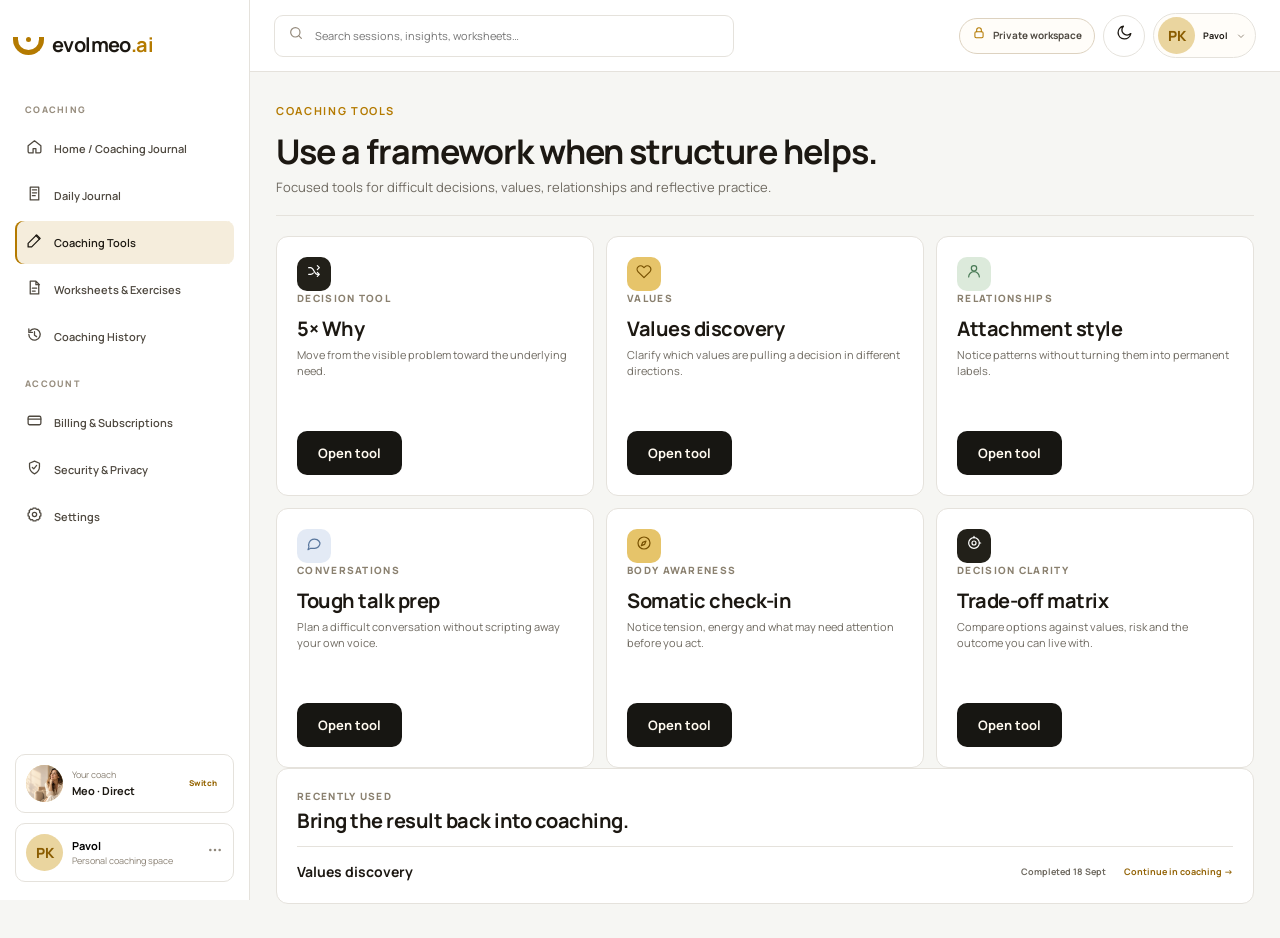
<file: coaching-tools.html>
<!doctype html>
<html lang="en">
<head>
<meta charset="utf-8" />
<meta name="viewport" content="width=device-width,initial-scale=1" />
<meta name="theme-color" content="#fbfbf9" />
<title>Evolmeo.ai — Coaching Tools</title>
<link rel="preconnect" href="https://fonts.googleapis.com">
<link rel="preconnect" href="https://fonts.gstatic.com" crossorigin>
<link href="https://fonts.googleapis.com/css2?family=DM+Serif+Display:ital@0;1&family=Manrope:wght@400;500;600;700&display=swap" rel="stylesheet">
<link rel="stylesheet" href="assets/styles.css" />
</head>
<body class="dashboard-page enterprise-dashboard">
<div class="dashboard-shell">
<aside class="dash-sidebar" data-sidebar>
  <div class="sidebar-top"><a class="brand" href="index.html"><span class="brand-mark"><i></i></span><span class="brand-name">evolmeo<span>.ai</span></span></a><button class="icon-btn sidebar-close" aria-label="Close navigation" data-sidebar-close><span data-icon="close"></span></button></div>
  <nav class="dash-nav" aria-label="Coaching navigation"><div class="nav-group-title">COACHING</div><a class="" href="dashboard.html"><span data-icon="home"></span>Home / Coaching Journal</a><a class="" href="daily-journal.html"><span data-icon="journal"></span>Daily Journal</a><a class="active" href="coaching-tools.html"><span data-icon="wand"></span>Coaching Tools</a><a class="" href="worksheets.html"><span data-icon="file"></span>Worksheets & Exercises</a><a class="" href="coaching-history.html"><span data-icon="history"></span>Coaching History</a><div class="nav-group-title">ACCOUNT</div><a class="" href="billing.html"><span data-icon="card"></span>Billing & Subscriptions</a><a class="" href="security.html"><span data-icon="shield"></span>Security & Privacy</a><a class="" href="settings.html"><span data-icon="settings"></span>Settings</a></nav>
  <div class="sidebar-spacer"></div>
  <div class="coach-mini"><span class="avatar avatar-photo"><img src="assets/hero-new.webp" alt="" /></span><span><small>Your coach</small><strong>Meo · Direct</strong></span><button>Switch</button></div>
  <div class="account-menu-wrap sidebar-account-wrap" data-account-wrap>
  <button class="sidebar-account account-trigger" type="button" aria-haspopup="menu" aria-expanded="false" data-account-trigger>
    <span class="avatar">PK</span><span><strong>Pavol</strong><small>Personal coaching space</small></span><span class="account-more" aria-hidden="true"><span data-icon="more"></span></span>
  </button>
  <div class="account-dropdown account-dropdown-sidebar" role="menu" data-account-menu>
    <div class="account-menu-head"><span class="avatar avatar-lg">PK</span><span><strong>Pavol Koprla</strong><small>pali.koprla@gmail.com</small></span></div>
    <a role="menuitem" href="settings.html#profile"><span data-icon="user"></span><span><strong>Your profile</strong><small>Name, email and account</small></span></a>
    <a role="menuitem" href="settings.html"><span data-icon="settings"></span><span><strong>Settings</strong><small>Coach and preferences</small></span></a>
    <a role="menuitem" href="security.html"><span data-icon="shield"></span><span><strong>Security & privacy</strong><small>Memory and data controls</small></span></a>
    <button role="menuitem" type="button" class="account-logout" data-logout><span data-icon="logout"></span><span><strong>Log out</strong><small>Leave this coaching space</small></span></button>
  </div>
</div>
</aside>
<div class="sidebar-backdrop" data-sidebar-backdrop></div>
<div class="dashboard-main">
<header class="dash-topbar"><button class="icon-btn sidebar-open" aria-label="Open navigation" data-sidebar-open><span data-icon="menu"></span></button><label class="search-box"><span data-icon="search"></span><input placeholder="Search sessions, insights, worksheets…" /></label><div class="topbar-actions"><span class="stability-pill private-workspace"><span data-icon="lock"></span> Private workspace</span><button class="icon-btn" aria-label="Theme preferences" title="Theme preferences"><span data-icon="moon"></span></button><div class="account-menu-wrap top-account-wrap" data-account-wrap><button class="top-account-trigger account-trigger" type="button" aria-label="Open Pavol profile menu" aria-haspopup="menu" aria-expanded="false" data-account-trigger><span class="avatar">PK</span><span class="top-account-name">Pavol</span><span class="account-chevron" data-icon="chevronDown"></span></button><div class="account-dropdown account-dropdown-top" role="menu" data-account-menu><div class="account-menu-head"><span class="avatar avatar-lg">PK</span><span><strong>Pavol Koprla</strong><small>pali.koprla@gmail.com</small></span></div><a role="menuitem" href="settings.html#profile"><span data-icon="user"></span><span><strong>Your profile</strong><small>Name, email and account</small></span></a><a role="menuitem" href="settings.html"><span data-icon="settings"></span><span><strong>Settings</strong><small>Coach and preferences</small></span></a><a role="menuitem" href="security.html"><span data-icon="shield"></span><span><strong>Security & privacy</strong><small>Memory and data controls</small></span></a><button role="menuitem" type="button" class="account-logout" data-logout><span data-icon="logout"></span><span><strong>Log out</strong><small>Leave this coaching space</small></span></button></div></div></div></header>
<main class="dash-content app-detail-page"><section class="page-heading"><div><div class="eyebrow">COACHING TOOLS</div><h1>Use a framework when structure helps.</h1><p>Focused tools for difficult decisions, values, relationships and reflective practice.</p></div></section><div class="tool-library-grid"><article class="library-card"><span class="tool-icon dark"><span data-icon="shuffle"></span></span><div class="card-label">DECISION TOOL</div><h3>5× Why</h3><p>Move from the visible problem toward the underlying need.</p><button class="btn btn-dark">Open tool</button></article><article class="library-card"><span class="tool-icon gold"><span data-icon="heart"></span></span><div class="card-label">VALUES</div><h3>Values discovery</h3><p>Clarify which values are pulling a decision in different directions.</p><button class="btn btn-dark">Open tool</button></article><article class="library-card"><span class="tool-icon green"><span data-icon="user"></span></span><div class="card-label">RELATIONSHIPS</div><h3>Attachment style</h3><p>Notice patterns without turning them into permanent labels.</p><button class="btn btn-dark">Open tool</button></article><article class="library-card"><span class="tool-icon blue"><span data-icon="message"></span></span><div class="card-label">CONVERSATIONS</div><h3>Tough talk prep</h3><p>Plan a difficult conversation without scripting away your own voice.</p><button class="btn btn-dark">Open tool</button></article><article class="library-card"><span class="tool-icon gold"><span data-icon="compass"></span></span><div class="card-label">BODY AWARENESS</div><h3>Somatic check-in</h3><p>Notice tension, energy and what may need attention before you act.</p><button class="btn btn-dark">Open tool</button></article><article class="library-card"><span class="tool-icon dark"><span data-icon="target"></span></span><div class="card-label">DECISION CLARITY</div><h3>Trade-off matrix</h3><p>Compare options against values, risk and the outcome you can live with.</p><button class="btn btn-dark">Open tool</button></article></div><section class="dash-card detail-card"><div class="section-card-head"><div><div class="card-label">RECENTLY USED</div><h3>Bring the result back into coaching.</h3></div></div><div class="recent-tool-row"><span>Values discovery</span><strong>Completed 18 Sept</strong><a href="dashboard.html">Continue in coaching →</a></div></section></main>
</div></div>
<div class="session-modal" data-session-modal aria-hidden="true"><div class="modal-backdrop" data-close-session></div><div class="session-dialog" role="dialog" aria-modal="true" aria-labelledby="session-title"><div class="dialog-head"><div><span class="card-label">NEW COACHING SESSION</span><h2 id="session-title">What’s on your mind?</h2></div><button class="icon-btn" aria-label="Close" data-close-session><span data-icon="close"></span></button></div><div class="dialog-tabs"><button class="active"><span data-icon="message"></span>Text</button><button><span data-icon="mic"></span>Voice</button><button><span data-icon="user"></span>Avatar</button></div><textarea placeholder="Bring the question as it is. You do not need to have it figured out."></textarea><div class="suggestion-chips"><button>Work decision</button><button>Difficult conversation</button><button>Feeling stuck</button><button>Reflect on progress</button></div><div class="dialog-actions"><span>Private · account scoped</span><button class="btn btn-gold" data-close-session>Begin session <span>→</span></button></div></div></div>
<script src="assets/script.js"></script>
</body></html>
</file>
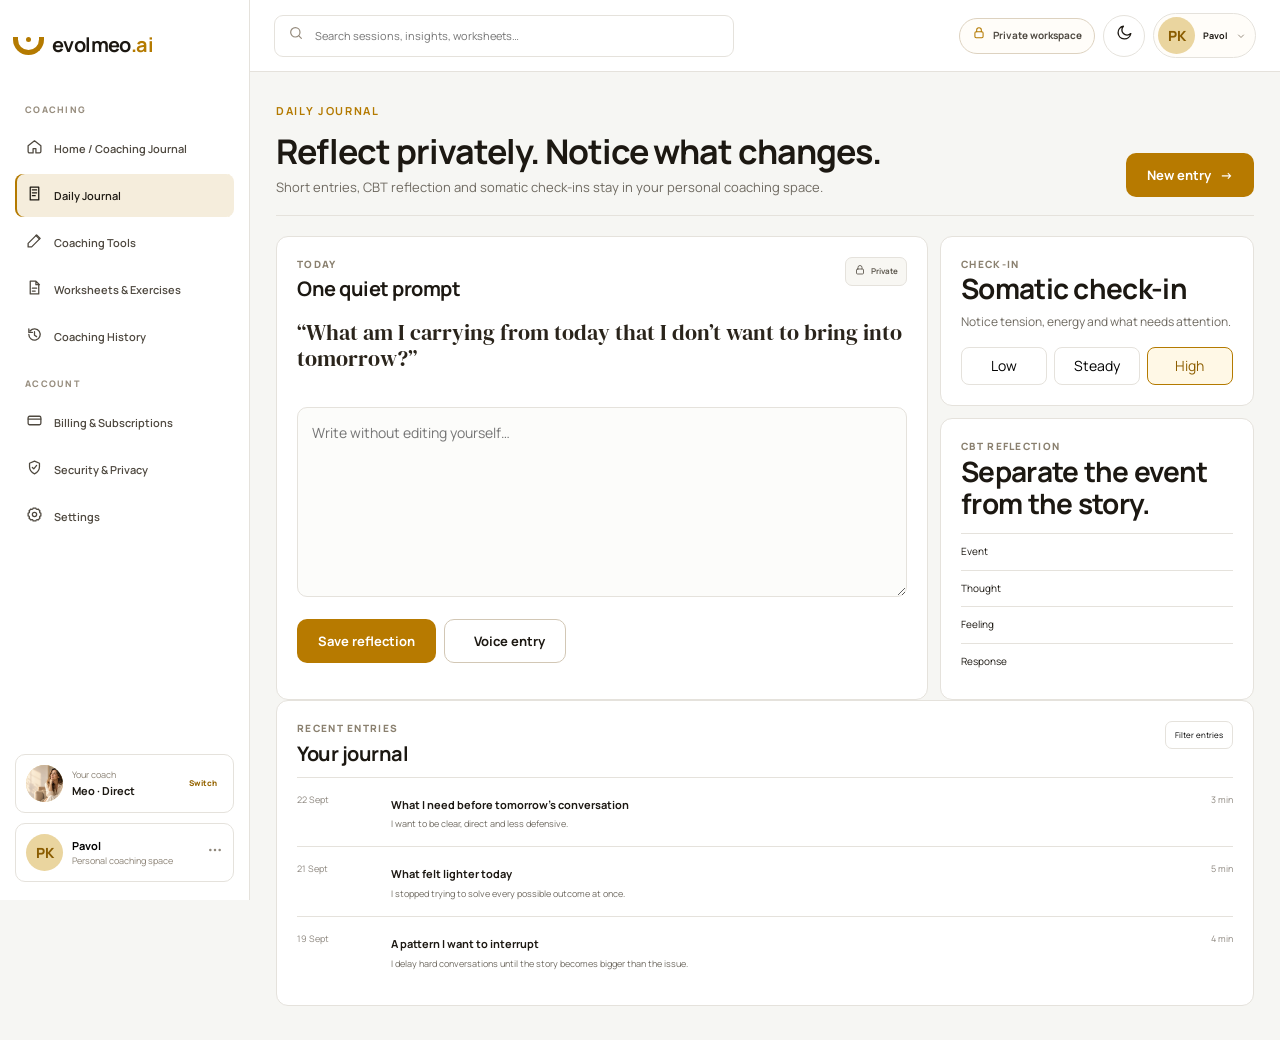
<file: daily-journal.html>
<!doctype html>
<html lang="en">
<head>
<meta charset="utf-8" />
<meta name="viewport" content="width=device-width,initial-scale=1" />
<meta name="theme-color" content="#fbfbf9" />
<title>Evolmeo.ai — Daily Journal</title>
<link rel="preconnect" href="https://fonts.googleapis.com">
<link rel="preconnect" href="https://fonts.gstatic.com" crossorigin>
<link href="https://fonts.googleapis.com/css2?family=DM+Serif+Display:ital@0;1&family=Manrope:wght@400;500;600;700&display=swap" rel="stylesheet">
<link rel="stylesheet" href="assets/styles.css" />
</head>
<body class="dashboard-page enterprise-dashboard">
<div class="dashboard-shell">
<aside class="dash-sidebar" data-sidebar>
  <div class="sidebar-top"><a class="brand" href="index.html"><span class="brand-mark"><i></i></span><span class="brand-name">evolmeo<span>.ai</span></span></a><button class="icon-btn sidebar-close" aria-label="Close navigation" data-sidebar-close><span data-icon="close"></span></button></div>
  <nav class="dash-nav" aria-label="Coaching navigation"><div class="nav-group-title">COACHING</div><a class="" href="dashboard.html"><span data-icon="home"></span>Home / Coaching Journal</a><a class="active" href="daily-journal.html"><span data-icon="journal"></span>Daily Journal</a><a class="" href="coaching-tools.html"><span data-icon="wand"></span>Coaching Tools</a><a class="" href="worksheets.html"><span data-icon="file"></span>Worksheets & Exercises</a><a class="" href="coaching-history.html"><span data-icon="history"></span>Coaching History</a><div class="nav-group-title">ACCOUNT</div><a class="" href="billing.html"><span data-icon="card"></span>Billing & Subscriptions</a><a class="" href="security.html"><span data-icon="shield"></span>Security & Privacy</a><a class="" href="settings.html"><span data-icon="settings"></span>Settings</a></nav>
  <div class="sidebar-spacer"></div>
  <div class="coach-mini"><span class="avatar avatar-photo"><img src="assets/hero-new.webp" alt="" /></span><span><small>Your coach</small><strong>Meo · Direct</strong></span><button>Switch</button></div>
  <div class="account-menu-wrap sidebar-account-wrap" data-account-wrap>
  <button class="sidebar-account account-trigger" type="button" aria-haspopup="menu" aria-expanded="false" data-account-trigger>
    <span class="avatar">PK</span><span><strong>Pavol</strong><small>Personal coaching space</small></span><span class="account-more" aria-hidden="true"><span data-icon="more"></span></span>
  </button>
  <div class="account-dropdown account-dropdown-sidebar" role="menu" data-account-menu>
    <div class="account-menu-head"><span class="avatar avatar-lg">PK</span><span><strong>Pavol Koprla</strong><small>pali.koprla@gmail.com</small></span></div>
    <a role="menuitem" href="settings.html#profile"><span data-icon="user"></span><span><strong>Your profile</strong><small>Name, email and account</small></span></a>
    <a role="menuitem" href="settings.html"><span data-icon="settings"></span><span><strong>Settings</strong><small>Coach and preferences</small></span></a>
    <a role="menuitem" href="security.html"><span data-icon="shield"></span><span><strong>Security & privacy</strong><small>Memory and data controls</small></span></a>
    <button role="menuitem" type="button" class="account-logout" data-logout><span data-icon="logout"></span><span><strong>Log out</strong><small>Leave this coaching space</small></span></button>
  </div>
</div>
</aside>
<div class="sidebar-backdrop" data-sidebar-backdrop></div>
<div class="dashboard-main">
<header class="dash-topbar"><button class="icon-btn sidebar-open" aria-label="Open navigation" data-sidebar-open><span data-icon="menu"></span></button><label class="search-box"><span data-icon="search"></span><input placeholder="Search sessions, insights, worksheets…" /></label><div class="topbar-actions"><span class="stability-pill private-workspace"><span data-icon="lock"></span> Private workspace</span><button class="icon-btn" aria-label="Theme preferences" title="Theme preferences"><span data-icon="moon"></span></button><div class="account-menu-wrap top-account-wrap" data-account-wrap><button class="top-account-trigger account-trigger" type="button" aria-label="Open Pavol profile menu" aria-haspopup="menu" aria-expanded="false" data-account-trigger><span class="avatar">PK</span><span class="top-account-name">Pavol</span><span class="account-chevron" data-icon="chevronDown"></span></button><div class="account-dropdown account-dropdown-top" role="menu" data-account-menu><div class="account-menu-head"><span class="avatar avatar-lg">PK</span><span><strong>Pavol Koprla</strong><small>pali.koprla@gmail.com</small></span></div><a role="menuitem" href="settings.html#profile"><span data-icon="user"></span><span><strong>Your profile</strong><small>Name, email and account</small></span></a><a role="menuitem" href="settings.html"><span data-icon="settings"></span><span><strong>Settings</strong><small>Coach and preferences</small></span></a><a role="menuitem" href="security.html"><span data-icon="shield"></span><span><strong>Security & privacy</strong><small>Memory and data controls</small></span></a><button role="menuitem" type="button" class="account-logout" data-logout><span data-icon="logout"></span><span><strong>Log out</strong><small>Leave this coaching space</small></span></button></div></div></div></header>
<main class="dash-content app-detail-page"><section class="page-heading"><div><div class="eyebrow">DAILY JOURNAL</div><h1>Reflect privately. Notice what changes.</h1><p>Short entries, CBT reflection and somatic check-ins stay in your personal coaching space.</p></div><button class="btn btn-gold">New entry <span>→</span></button></section><div class="detail-grid two-thirds"><section class="dash-card detail-card"><div class="section-card-head"><div><div class="card-label">TODAY</div><h3>One quiet prompt</h3></div><span class="privacy-chip"><span data-icon="lock"></span>Private</span></div><blockquote class="journal-quote large">“What am I carrying from today that I don’t want to bring into tomorrow?”</blockquote><textarea class="detail-textarea" placeholder="Write without editing yourself…"></textarea><div class="detail-actions"><button class="btn btn-gold">Save reflection</button><button class="btn btn-ghost"><span data-icon="mic"></span> Voice entry</button></div></section><aside class="detail-stack"><section class="dash-card detail-card"><div class="card-label">CHECK-IN</div><h3>Somatic check-in</h3><p>Notice tension, energy and what needs attention.</p><div class="scale-row"><button>Low</button><button>Steady</button><button class="active">High</button></div></section><section class="dash-card detail-card"><div class="card-label">CBT REFLECTION</div><h3>Separate the event from the story.</h3><div class="compact-list"><span>Event</span><span>Thought</span><span>Feeling</span><span>Response</span></div></section></aside></div><section class="dash-card detail-card"><div class="section-card-head"><div><div class="card-label">RECENT ENTRIES</div><h3>Your journal</h3></div><button class="filter-chip">Filter entries</button></div><div class="entry-list"><article><time>22 Sept</time><div><strong>What I need before tomorrow’s conversation</strong><p>I want to be clear, direct and less defensive.</p></div><span>3 min</span></article><article><time>21 Sept</time><div><strong>What felt lighter today</strong><p>I stopped trying to solve every possible outcome at once.</p></div><span>5 min</span></article><article><time>19 Sept</time><div><strong>A pattern I want to interrupt</strong><p>I delay hard conversations until the story becomes bigger than the issue.</p></div><span>4 min</span></article></div></section></main>
</div></div>
<div class="session-modal" data-session-modal aria-hidden="true"><div class="modal-backdrop" data-close-session></div><div class="session-dialog" role="dialog" aria-modal="true" aria-labelledby="session-title"><div class="dialog-head"><div><span class="card-label">NEW COACHING SESSION</span><h2 id="session-title">What’s on your mind?</h2></div><button class="icon-btn" aria-label="Close" data-close-session><span data-icon="close"></span></button></div><div class="dialog-tabs"><button class="active"><span data-icon="message"></span>Text</button><button><span data-icon="mic"></span>Voice</button><button><span data-icon="user"></span>Avatar</button></div><textarea placeholder="Bring the question as it is. You do not need to have it figured out."></textarea><div class="suggestion-chips"><button>Work decision</button><button>Difficult conversation</button><button>Feeling stuck</button><button>Reflect on progress</button></div><div class="dialog-actions"><span>Private · account scoped</span><button class="btn btn-gold" data-close-session>Begin session <span>→</span></button></div></div></div>
<script src="assets/script.js"></script>
</body></html>
</file>
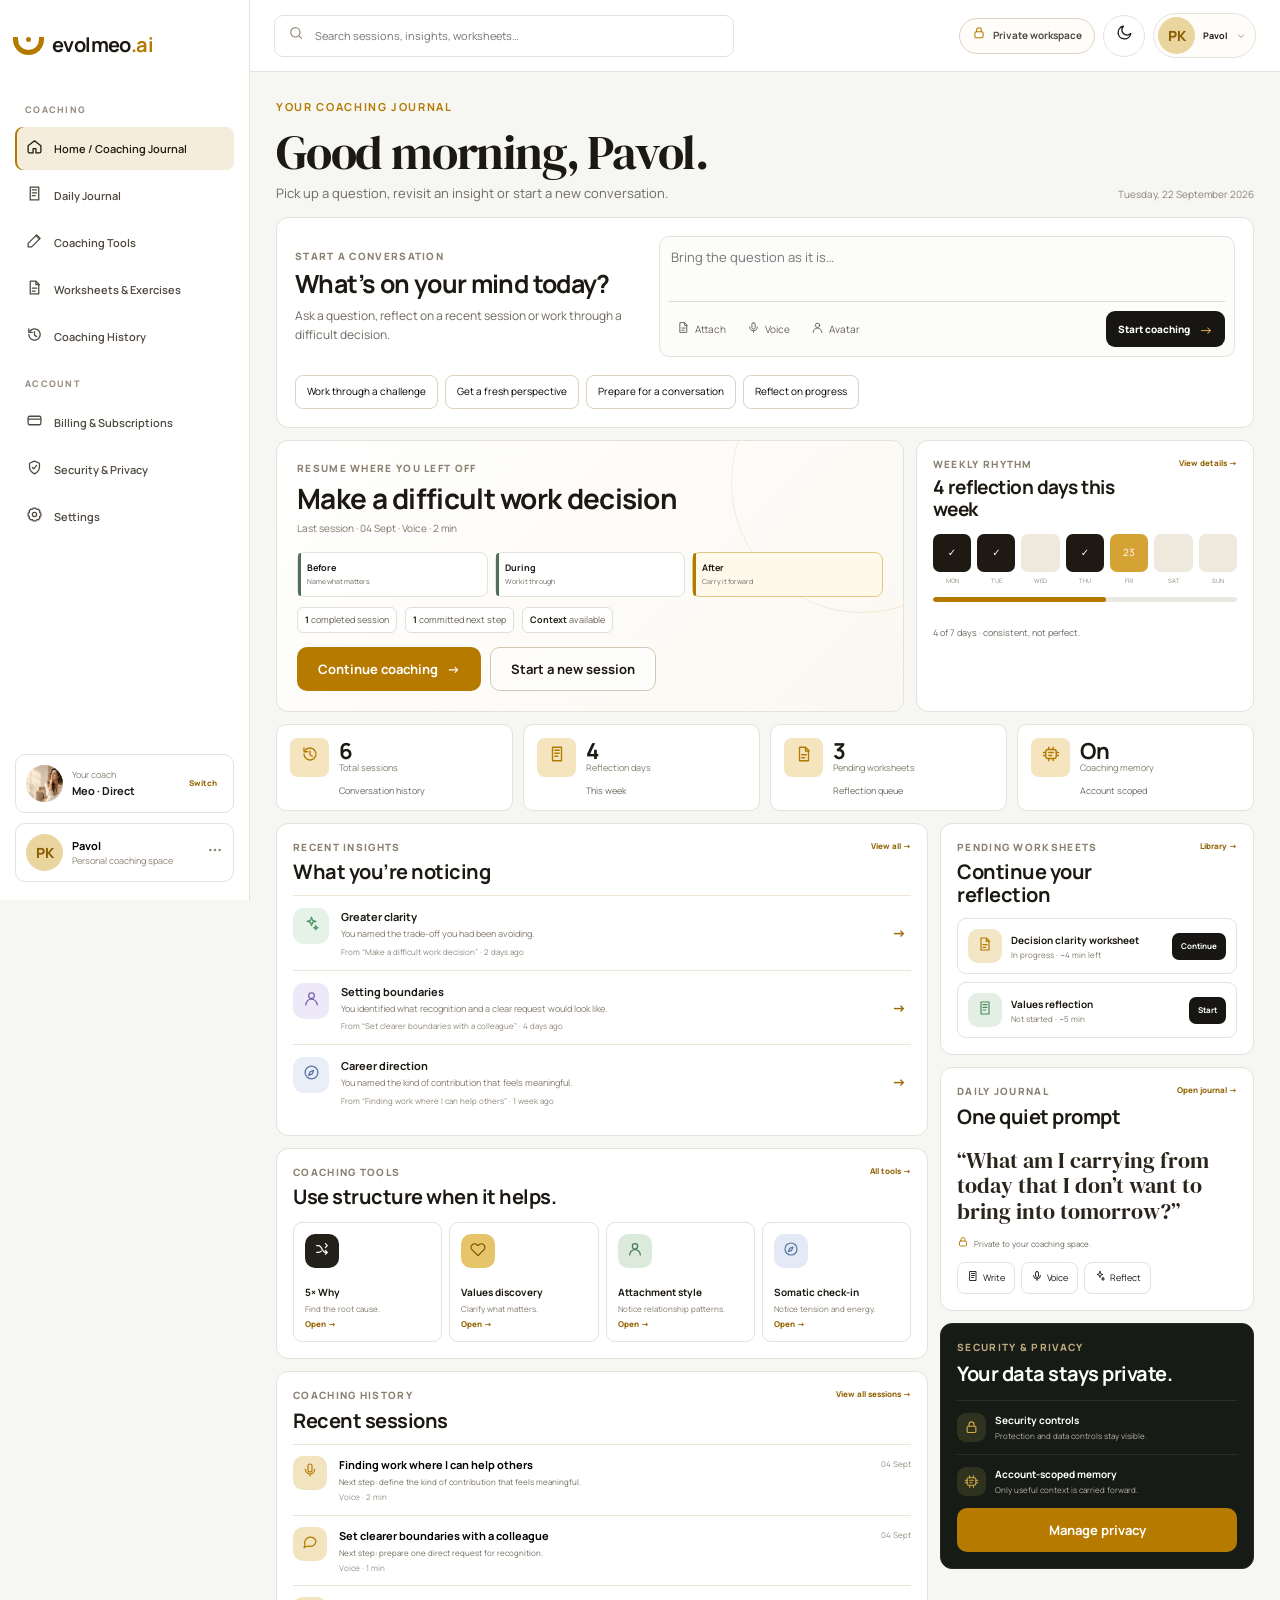
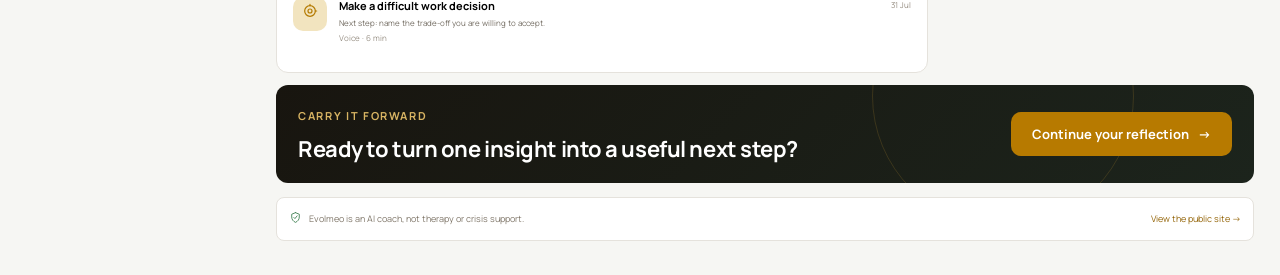
<file: dashboard.html>
<!doctype html>
<html lang="en">
<head>
<meta charset="utf-8" />
<meta name="viewport" content="width=device-width,initial-scale=1" />
<meta name="theme-color" content="#fbfbf9" />
<title>Evolmeo.ai — Coaching Journal</title>
<link rel="preconnect" href="https://fonts.googleapis.com">
<link rel="preconnect" href="https://fonts.gstatic.com" crossorigin>
<link href="https://fonts.googleapis.com/css2?family=DM+Serif+Display:ital@0;1&family=Manrope:wght@400;500;600;700&display=swap" rel="stylesheet">
<link rel="stylesheet" href="assets/styles.css" />
</head>
<body class="dashboard-page enterprise-dashboard">
<div class="dashboard-shell">
<aside class="dash-sidebar" data-sidebar>
  <div class="sidebar-top"><a class="brand" href="index.html"><span class="brand-mark"><i></i></span><span class="brand-name">evolmeo<span>.ai</span></span></a><button class="icon-btn sidebar-close" aria-label="Close navigation" data-sidebar-close><span data-icon="close"></span></button></div>
  <nav class="dash-nav" aria-label="Coaching navigation"><div class="nav-group-title">COACHING</div><a class="active" href="dashboard.html"><span data-icon="home"></span>Home / Coaching Journal</a><a class="" href="daily-journal.html"><span data-icon="journal"></span>Daily Journal</a><a class="" href="coaching-tools.html"><span data-icon="wand"></span>Coaching Tools</a><a class="" href="worksheets.html"><span data-icon="file"></span>Worksheets & Exercises</a><a class="" href="coaching-history.html"><span data-icon="history"></span>Coaching History</a><div class="nav-group-title">ACCOUNT</div><a class="" href="billing.html"><span data-icon="card"></span>Billing & Subscriptions</a><a class="" href="security.html"><span data-icon="shield"></span>Security & Privacy</a><a class="" href="settings.html"><span data-icon="settings"></span>Settings</a></nav>
  <div class="sidebar-spacer"></div>
  <div class="coach-mini"><span class="avatar avatar-photo"><img src="assets/hero-new.webp" alt="" /></span><span><small>Your coach</small><strong>Meo · Direct</strong></span><button>Switch</button></div>
  <div class="account-menu-wrap sidebar-account-wrap" data-account-wrap>
  <button class="sidebar-account account-trigger" type="button" aria-haspopup="menu" aria-expanded="false" data-account-trigger>
    <span class="avatar">PK</span><span><strong>Pavol</strong><small>Personal coaching space</small></span><span class="account-more" aria-hidden="true"><span data-icon="more"></span></span>
  </button>
  <div class="account-dropdown account-dropdown-sidebar" role="menu" data-account-menu>
    <div class="account-menu-head"><span class="avatar avatar-lg">PK</span><span><strong>Pavol Koprla</strong><small>pali.koprla@gmail.com</small></span></div>
    <a role="menuitem" href="settings.html#profile"><span data-icon="user"></span><span><strong>Your profile</strong><small>Name, email and account</small></span></a>
    <a role="menuitem" href="settings.html"><span data-icon="settings"></span><span><strong>Settings</strong><small>Coach and preferences</small></span></a>
    <a role="menuitem" href="security.html"><span data-icon="shield"></span><span><strong>Security & privacy</strong><small>Memory and data controls</small></span></a>
    <button role="menuitem" type="button" class="account-logout" data-logout><span data-icon="logout"></span><span><strong>Log out</strong><small>Leave this coaching space</small></span></button>
  </div>
</div>
</aside>
<div class="sidebar-backdrop" data-sidebar-backdrop></div>
<div class="dashboard-main">
<header class="dash-topbar"><button class="icon-btn sidebar-open" aria-label="Open navigation" data-sidebar-open><span data-icon="menu"></span></button><label class="search-box"><span data-icon="search"></span><input placeholder="Search sessions, insights, worksheets…" /></label><div class="topbar-actions"><span class="stability-pill private-workspace"><span data-icon="lock"></span> Private workspace</span><button class="icon-btn" aria-label="Theme preferences" title="Theme preferences"><span data-icon="moon"></span></button><div class="account-menu-wrap top-account-wrap" data-account-wrap><button class="top-account-trigger account-trigger" type="button" aria-label="Open Pavol profile menu" aria-haspopup="menu" aria-expanded="false" data-account-trigger><span class="avatar">PK</span><span class="top-account-name">Pavol</span><span class="account-chevron" data-icon="chevronDown"></span></button><div class="account-dropdown account-dropdown-top" role="menu" data-account-menu><div class="account-menu-head"><span class="avatar avatar-lg">PK</span><span><strong>Pavol Koprla</strong><small>pali.koprla@gmail.com</small></span></div><a role="menuitem" href="settings.html#profile"><span data-icon="user"></span><span><strong>Your profile</strong><small>Name, email and account</small></span></a><a role="menuitem" href="settings.html"><span data-icon="settings"></span><span><strong>Settings</strong><small>Coach and preferences</small></span></a><a role="menuitem" href="security.html"><span data-icon="shield"></span><span><strong>Security & privacy</strong><small>Memory and data controls</small></span></a><button role="menuitem" type="button" class="account-logout" data-logout><span data-icon="logout"></span><span><strong>Log out</strong><small>Leave this coaching space</small></span></button></div></div></div></header>
<main class="dash-content enterprise-home" id="home">
<section class="dash-greeting"><div><div class="eyebrow">YOUR COACHING JOURNAL</div><h1>Good morning, Pavol.</h1><p>Pick up a question, revisit an insight or start a new conversation.</p></div><div class="dash-date">Tuesday, 22 September 2026</div></section>
<section class="coach-composer premium-card enterprise-composer"><div class="composer-copy"><div class="card-label">START A CONVERSATION</div><h2>What’s on your mind today?</h2><p>Ask a question, reflect on a recent session or work through a difficult decision.</p></div><div class="composer-box"><textarea aria-label="Coaching prompt" placeholder="Bring the question as it is…"></textarea><div class="composer-actions"><div><button class="mini-action"><span data-icon="file"></span>Attach</button><button class="mini-action"><span data-icon="mic"></span>Voice</button><button class="mini-action"><span data-icon="user"></span>Avatar</button></div><button class="composer-start" data-open-session><span>Start coaching</span><b>→</b></button></div></div><div class="prompt-chips"><button>Work through a challenge</button><button>Get a fresh perspective</button><button>Prepare for a conversation</button><button>Reflect on progress</button></div></section>
<div class="dash-two-col enterprise-top-grid"><section class="resume-card-new premium-card enterprise-thread-card"><div class="resume-card-content"><div class="card-label">RESUME WHERE YOU LEFT OFF</div><h2>Make a difficult work decision</h2><p>Last session · 04 Sept · Voice · 2 min</p><div class="thread-stage-strip" aria-label="Coaching thread stages"><span class="done"><b>Before</b><small>Name what matters</small></span><span class="done"><b>During</b><small>Work it through</small></span><span class="current"><b>After</b><small>Carry it forward</small></span></div><div class="thread-meta"><span><b>1</b> completed session</span><span><b>1</b> committed next step</span><span><b>Context</b> available</span></div><div class="resume-actions"><button class="btn btn-gold" data-open-session>Continue coaching <span>→</span></button><button class="btn btn-ghost">Start a new session</button></div></div></section><section class="journey-card dash-card"><div class="section-card-head"><div><div class="card-label">WEEKLY RHYTHM</div><h3>4 reflection days this week</h3></div><a href="coaching-history.html">View details →</a></div><div class="week-grid"><span class="done">✓<small>MON</small></span><span class="done">✓<small>TUE</small></span><span><small>WED</small></span><span class="done">✓<small>THU</small></span><span class="today">23<small>FRI</small></span><span><small>SAT</small></span><span><small>SUN</small></span></div><div class="clear-progress"><span style="width:57%"></span></div><p>4 of 7 days · consistent, not perfect.</p></section></div>
<div class="metric-grid enterprise-metrics"><section class="metric-card"><span class="metric-icon"><span data-icon="history"></span></span><div><strong>6</strong><small>Total sessions</small></div><em>Conversation history</em></section><section class="metric-card"><span class="metric-icon"><span data-icon="journal"></span></span><div><strong>4</strong><small>Reflection days</small></div><em>This week</em></section><section class="metric-card"><span class="metric-icon"><span data-icon="file"></span></span><div><strong>3</strong><small>Pending worksheets</small></div><em>Reflection queue</em></section><section class="metric-card"><span class="metric-icon"><span data-icon="memory"></span></span><div><strong>On</strong><small>Coaching memory</small></div><em>Account scoped</em></section></div>
<div class="dashboard-board enterprise-board"><div class="board-main"><section class="dash-card" id="insights"><div class="section-card-head"><div><div class="card-label">RECENT INSIGHTS</div><h3>What you’re noticing</h3></div><a href="coaching-history.html">View all →</a></div><div class="insight-list-new"><article><span class="insight-dot green"><span data-icon="spark"></span></span><div><strong>Greater clarity</strong><p>You named the trade-off you had been avoiding.</p><small class="insight-source">From “Make a difficult work decision” · 2 days ago</small></div><a href="coaching-history.html" aria-label="Open insight">→</a></article><article><span class="insight-dot purple"><span data-icon="user"></span></span><div><strong>Setting boundaries</strong><p>You identified what recognition and a clear request would look like.</p><small class="insight-source">From “Set clearer boundaries with a colleague” · 4 days ago</small></div><a href="coaching-history.html" aria-label="Open insight">→</a></article><article><span class="insight-dot blue"><span data-icon="compass"></span></span><div><strong>Career direction</strong><p>You named the kind of contribution that feels meaningful.</p><small class="insight-source">From “Finding work where I can help others” · 1 week ago</small></div><a href="coaching-history.html" aria-label="Open insight">→</a></article></div></section>
<section class="dash-card" id="tools"><div class="section-card-head"><div><div class="card-label">COACHING TOOLS</div><h3>Use structure when it helps.</h3></div><a href="coaching-tools.html">All tools →</a></div><div class="tool-grid-new"><a href="coaching-tools.html"><span class="tool-icon dark"><span data-icon="shuffle"></span></span><strong>5× Why</strong><small>Find the root cause.</small><em>Open →</em></a><a href="coaching-tools.html"><span class="tool-icon gold"><span data-icon="heart"></span></span><strong>Values discovery</strong><small>Clarify what matters.</small><em>Open →</em></a><a href="coaching-tools.html"><span class="tool-icon green"><span data-icon="user"></span></span><strong>Attachment style</strong><small>Notice relationship patterns.</small><em>Open →</em></a><a href="coaching-tools.html"><span class="tool-icon blue"><span data-icon="compass"></span></span><strong>Somatic check-in</strong><small>Notice tension and energy.</small><em>Open →</em></a></div></section>
<section class="dash-card" id="history"><div class="section-card-head"><div><div class="card-label">COACHING HISTORY</div><h3>Recent sessions</h3></div><a href="coaching-history.html">View all sessions →</a></div><div class="session-list-new"><button data-session-row><span class="session-icon"><span data-icon="mic"></span></span><span><strong>Finding work where I can help others</strong><small>Next step: define the kind of contribution that feels meaningful.</small><em>Voice · 2 min</em></span><time>04 Sept</time></button><button data-session-row><span class="session-icon"><span data-icon="message"></span></span><span><strong>Set clearer boundaries with a colleague</strong><small>Next step: prepare one direct request for recognition.</small><em>Voice · 1 min</em></span><time>04 Sept</time></button><button data-session-row><span class="session-icon"><span data-icon="target"></span></span><span><strong>Make a difficult work decision</strong><small>Next step: name the trade-off you are willing to accept.</small><em>Voice · 6 min</em></span><time>31 Jul</time></button></div></section></div>
<aside class="board-side enterprise-side"><section class="dash-card" id="worksheets"><div class="section-card-head"><div><div class="card-label">PENDING WORKSHEETS</div><h3>Continue your reflection</h3></div><a href="worksheets.html">Library →</a></div><div class="worksheet-list-new"><a href="worksheets.html"><span class="worksheet-icon"><span data-icon="file"></span></span><span><strong>Decision clarity worksheet</strong><small>In progress · ~4 min left</small></span><b>Continue</b></a><a href="worksheets.html"><span class="worksheet-icon green"><span data-icon="journal"></span></span><span><strong>Values reflection</strong><small>Not started · ~5 min</small></span><b>Start</b></a></div></section><section class="dash-card" id="journal"><div class="section-card-head"><div><div class="card-label">DAILY JOURNAL</div><h3>One quiet prompt</h3></div><a href="daily-journal.html">Open journal →</a></div><blockquote class="journal-quote">“What am I carrying from today that I don’t want to bring into tomorrow?”</blockquote><p class="journal-privacy"><span data-icon="lock"></span> Private to your coaching space.</p><div class="journal-actions"><a href="daily-journal.html"><span data-icon="journal"></span>Write</a><button><span data-icon="mic"></span>Voice</button><a href="daily-journal.html"><span data-icon="spark"></span>Reflect</a></div></section><section class="dash-card privacy-card-new" id="privacy"><div class="card-label on-dark-label">SECURITY & PRIVACY</div><h3>Your data stays private.</h3><div class="privacy-row"><span data-icon="lock"></span><div><strong>Security controls</strong><small>Protection and data controls stay visible.</small></div></div><div class="privacy-row"><span data-icon="memory"></span><div><strong>Account-scoped memory</strong><small>Only useful context is carried forward.</small></div></div><a class="btn btn-gold btn-full" href="security.html">Manage privacy</a></section></aside></div>
<section class="dashboard-cta enterprise-cta"><div><span class="eyebrow on-dark">CARRY IT FORWARD</span><h3>Ready to turn one insight into a useful next step?</h3></div><button class="btn btn-gold" data-open-session>Continue your reflection <span>→</span></button></section><div class="dashboard-disclaimer"><span data-icon="shield"></span> Evolmeo is an AI coach, not therapy or crisis support. <a href="index.html">View the public site →</a></div></main>
</div></div>
<div class="session-modal" data-session-modal aria-hidden="true"><div class="modal-backdrop" data-close-session></div><div class="session-dialog" role="dialog" aria-modal="true" aria-labelledby="session-title"><div class="dialog-head"><div><span class="card-label">NEW COACHING SESSION</span><h2 id="session-title">What’s on your mind?</h2></div><button class="icon-btn" aria-label="Close" data-close-session><span data-icon="close"></span></button></div><div class="dialog-tabs"><button class="active"><span data-icon="message"></span>Text</button><button><span data-icon="mic"></span>Voice</button><button><span data-icon="user"></span>Avatar</button></div><textarea placeholder="Bring the question as it is. You do not need to have it figured out."></textarea><div class="suggestion-chips"><button>Work decision</button><button>Difficult conversation</button><button>Feeling stuck</button><button>Reflect on progress</button></div><div class="dialog-actions"><span>Private · account scoped</span><button class="btn btn-gold" data-close-session>Begin session <span>→</span></button></div></div></div>
<script src="assets/script.js"></script>
</body></html>
</file>
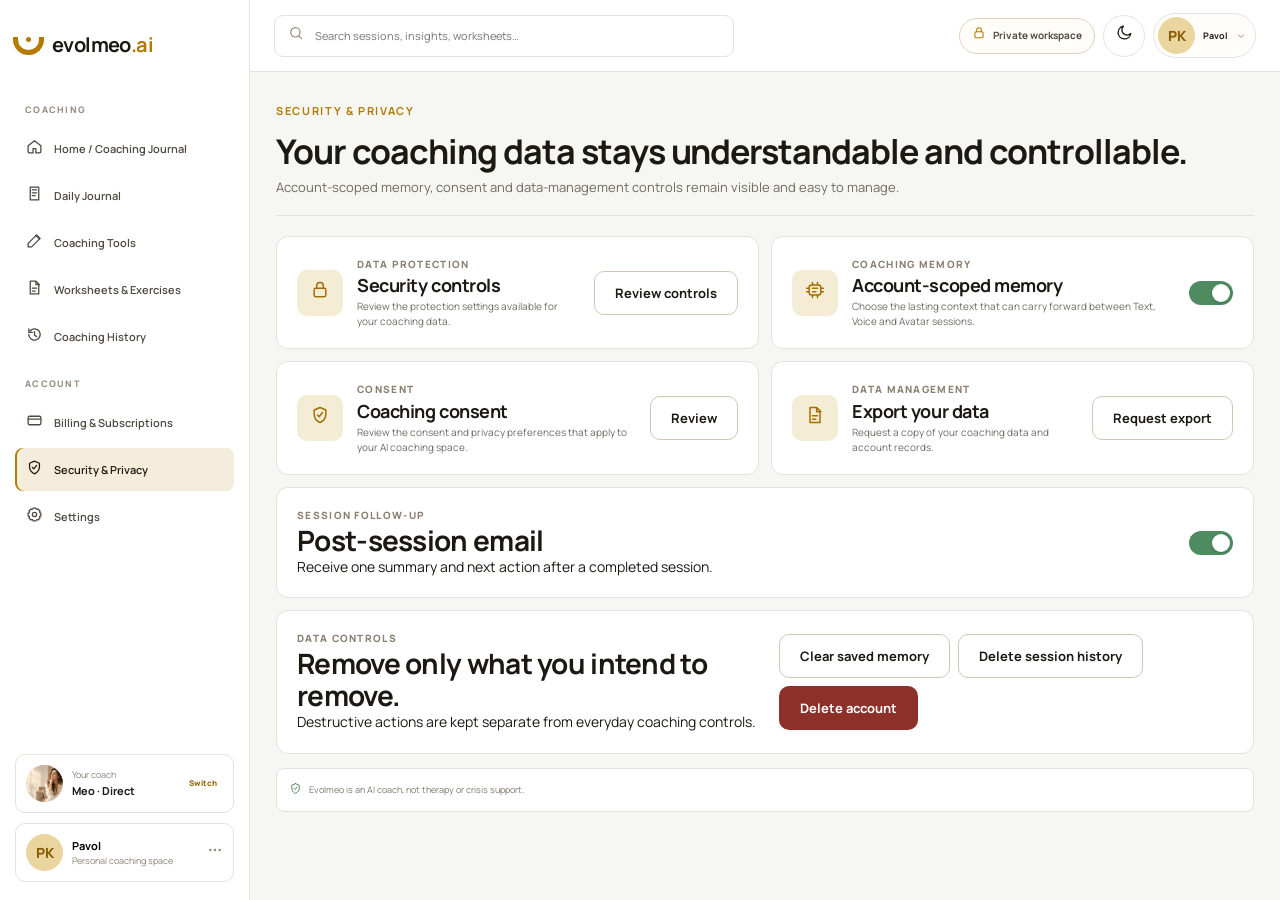
<file: security.html>
<!doctype html>
<html lang="en">
<head>
<meta charset="utf-8" />
<meta name="viewport" content="width=device-width,initial-scale=1" />
<meta name="theme-color" content="#fbfbf9" />
<title>Evolmeo.ai — Security & Privacy</title>
<link rel="preconnect" href="https://fonts.googleapis.com">
<link rel="preconnect" href="https://fonts.gstatic.com" crossorigin>
<link href="https://fonts.googleapis.com/css2?family=DM+Serif+Display:ital@0;1&family=Manrope:wght@400;500;600;700&display=swap" rel="stylesheet">
<link rel="stylesheet" href="assets/styles.css" />
</head>
<body class="dashboard-page enterprise-dashboard">
<div class="dashboard-shell">
<aside class="dash-sidebar" data-sidebar>
  <div class="sidebar-top"><a class="brand" href="index.html"><span class="brand-mark"><i></i></span><span class="brand-name">evolmeo<span>.ai</span></span></a><button class="icon-btn sidebar-close" aria-label="Close navigation" data-sidebar-close><span data-icon="close"></span></button></div>
  <nav class="dash-nav" aria-label="Coaching navigation"><div class="nav-group-title">COACHING</div><a class="" href="dashboard.html"><span data-icon="home"></span>Home / Coaching Journal</a><a class="" href="daily-journal.html"><span data-icon="journal"></span>Daily Journal</a><a class="" href="coaching-tools.html"><span data-icon="wand"></span>Coaching Tools</a><a class="" href="worksheets.html"><span data-icon="file"></span>Worksheets & Exercises</a><a class="" href="coaching-history.html"><span data-icon="history"></span>Coaching History</a><div class="nav-group-title">ACCOUNT</div><a class="" href="billing.html"><span data-icon="card"></span>Billing & Subscriptions</a><a class="active" href="security.html"><span data-icon="shield"></span>Security & Privacy</a><a class="" href="settings.html"><span data-icon="settings"></span>Settings</a></nav>
  <div class="sidebar-spacer"></div>
  <div class="coach-mini"><span class="avatar avatar-photo"><img src="assets/hero-new.webp" alt="" /></span><span><small>Your coach</small><strong>Meo · Direct</strong></span><button>Switch</button></div>
  <div class="account-menu-wrap sidebar-account-wrap" data-account-wrap>
  <button class="sidebar-account account-trigger" type="button" aria-haspopup="menu" aria-expanded="false" data-account-trigger>
    <span class="avatar">PK</span><span><strong>Pavol</strong><small>Personal coaching space</small></span><span class="account-more" aria-hidden="true"><span data-icon="more"></span></span>
  </button>
  <div class="account-dropdown account-dropdown-sidebar" role="menu" data-account-menu>
    <div class="account-menu-head"><span class="avatar avatar-lg">PK</span><span><strong>Pavol Koprla</strong><small>pali.koprla@gmail.com</small></span></div>
    <a role="menuitem" href="settings.html#profile"><span data-icon="user"></span><span><strong>Your profile</strong><small>Name, email and account</small></span></a>
    <a role="menuitem" href="settings.html"><span data-icon="settings"></span><span><strong>Settings</strong><small>Coach and preferences</small></span></a>
    <a role="menuitem" href="security.html"><span data-icon="shield"></span><span><strong>Security & privacy</strong><small>Memory and data controls</small></span></a>
    <button role="menuitem" type="button" class="account-logout" data-logout><span data-icon="logout"></span><span><strong>Log out</strong><small>Leave this coaching space</small></span></button>
  </div>
</div>
</aside>
<div class="sidebar-backdrop" data-sidebar-backdrop></div>
<div class="dashboard-main">
<header class="dash-topbar"><button class="icon-btn sidebar-open" aria-label="Open navigation" data-sidebar-open><span data-icon="menu"></span></button><label class="search-box"><span data-icon="search"></span><input placeholder="Search sessions, insights, worksheets…" /></label><div class="topbar-actions"><span class="stability-pill private-workspace"><span data-icon="lock"></span> Private workspace</span><button class="icon-btn" aria-label="Theme preferences" title="Theme preferences"><span data-icon="moon"></span></button><div class="account-menu-wrap top-account-wrap" data-account-wrap><button class="top-account-trigger account-trigger" type="button" aria-label="Open Pavol profile menu" aria-haspopup="menu" aria-expanded="false" data-account-trigger><span class="avatar">PK</span><span class="top-account-name">Pavol</span><span class="account-chevron" data-icon="chevronDown"></span></button><div class="account-dropdown account-dropdown-top" role="menu" data-account-menu><div class="account-menu-head"><span class="avatar avatar-lg">PK</span><span><strong>Pavol Koprla</strong><small>pali.koprla@gmail.com</small></span></div><a role="menuitem" href="settings.html#profile"><span data-icon="user"></span><span><strong>Your profile</strong><small>Name, email and account</small></span></a><a role="menuitem" href="settings.html"><span data-icon="settings"></span><span><strong>Settings</strong><small>Coach and preferences</small></span></a><a role="menuitem" href="security.html"><span data-icon="shield"></span><span><strong>Security & privacy</strong><small>Memory and data controls</small></span></a><button role="menuitem" type="button" class="account-logout" data-logout><span data-icon="logout"></span><span><strong>Log out</strong><small>Leave this coaching space</small></span></button></div></div></div></header>
<main class="dash-content app-detail-page"><section class="page-heading"><div><div class="eyebrow">SECURITY & PRIVACY</div><h1>Your coaching data stays understandable and controllable.</h1><p>Account-scoped memory, consent and data-management controls remain visible and easy to manage.</p></div></section><div class="security-detail-grid"><section class="security-control-card"><span class="security-icon"><span data-icon="lock"></span></span><div><div class="card-label">DATA PROTECTION</div><h3>Security controls</h3><p>Review the protection settings available for your coaching data.</p></div><button class="btn btn-ghost">Review controls</button></section><section class="security-control-card"><span class="security-icon"><span data-icon="memory"></span></span><div><div class="card-label">COACHING MEMORY</div><h3>Account-scoped memory</h3><p>Choose the lasting context that can carry forward between Text, Voice and Avatar sessions.</p></div><label class="switch"><input type="checkbox" checked><span></span></label></section><section class="security-control-card"><span class="security-icon"><span data-icon="shield"></span></span><div><div class="card-label">CONSENT</div><h3>Coaching consent</h3><p>Review the consent and privacy preferences that apply to your AI coaching space.</p></div><button class="btn btn-ghost">Review</button></section><section class="security-control-card"><span class="security-icon"><span data-icon="file"></span></span><div><div class="card-label">DATA MANAGEMENT</div><h3>Export your data</h3><p>Request a copy of your coaching data and account records.</p></div><button class="btn btn-ghost">Request export</button></section></div><section class="dash-card detail-card data-preference-card"><div><div class="card-label">SESSION FOLLOW-UP</div><h3>Post-session email</h3><p>Receive one summary and next action after a completed session.</p></div><label class="switch"><input type="checkbox" checked><span></span></label></section><section class="dash-card detail-card danger-zone"><div><div class="card-label">DATA CONTROLS</div><h3>Remove only what you intend to remove.</h3><p>Destructive actions are kept separate from everyday coaching controls.</p></div><div class="danger-actions"><button class="btn btn-ghost">Clear saved memory</button><button class="btn btn-ghost">Delete session history</button><button class="btn btn-danger">Delete account</button></div></section><div class="dashboard-disclaimer"><span data-icon="shield"></span> Evolmeo is an AI coach, not therapy or crisis support.</div></main>
</div></div>
<div class="session-modal" data-session-modal aria-hidden="true"><div class="modal-backdrop" data-close-session></div><div class="session-dialog" role="dialog" aria-modal="true" aria-labelledby="session-title"><div class="dialog-head"><div><span class="card-label">NEW COACHING SESSION</span><h2 id="session-title">What’s on your mind?</h2></div><button class="icon-btn" aria-label="Close" data-close-session><span data-icon="close"></span></button></div><div class="dialog-tabs"><button class="active"><span data-icon="message"></span>Text</button><button><span data-icon="mic"></span>Voice</button><button><span data-icon="user"></span>Avatar</button></div><textarea placeholder="Bring the question as it is. You do not need to have it figured out."></textarea><div class="suggestion-chips"><button>Work decision</button><button>Difficult conversation</button><button>Feeling stuck</button><button>Reflect on progress</button></div><div class="dialog-actions"><span>Private · account scoped</span><button class="btn btn-gold" data-close-session>Begin session <span>→</span></button></div></div></div>
<script src="assets/script.js"></script>
</body></html>
</file>
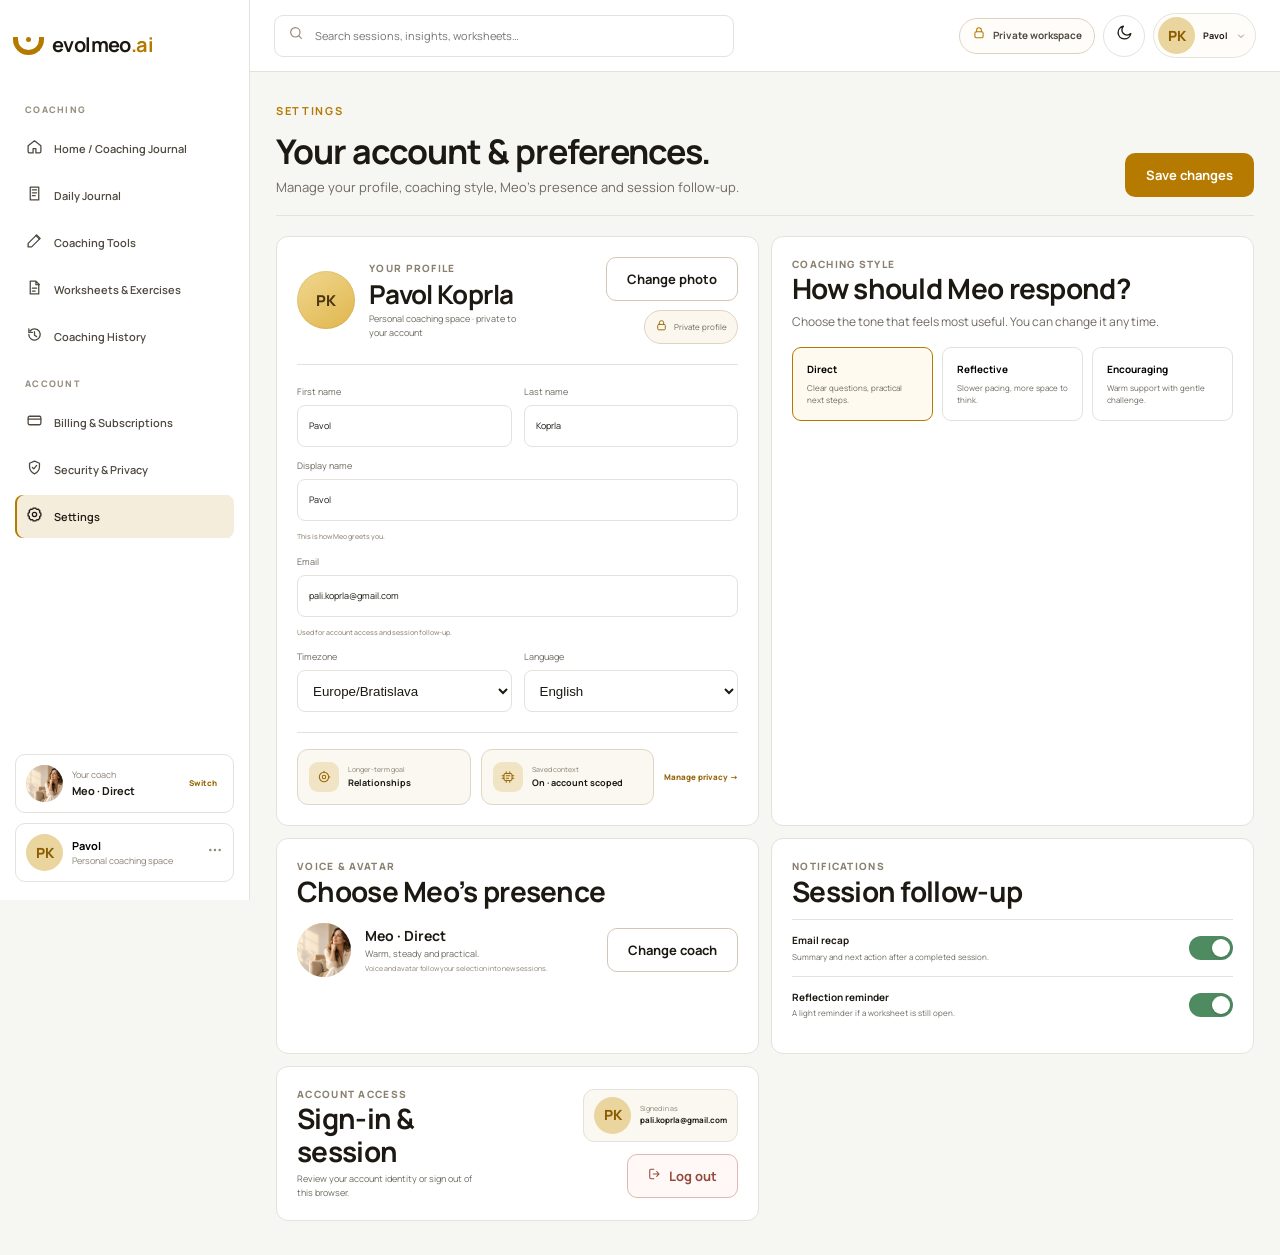
<file: settings.html>
<!doctype html>
<html lang="en">
<head>
<meta charset="utf-8" />
<meta name="viewport" content="width=device-width,initial-scale=1" />
<meta name="theme-color" content="#fbfbf9" />
<title>Evolmeo.ai — Settings</title>
<link rel="preconnect" href="https://fonts.googleapis.com">
<link rel="preconnect" href="https://fonts.gstatic.com" crossorigin>
<link href="https://fonts.googleapis.com/css2?family=DM+Serif+Display:ital@0;1&family=Manrope:wght@400;500;600;700&display=swap" rel="stylesheet">
<link rel="stylesheet" href="assets/styles.css" />
</head>
<body class="dashboard-page enterprise-dashboard">
<div class="dashboard-shell">
<aside class="dash-sidebar" data-sidebar>
  <div class="sidebar-top"><a class="brand" href="index.html"><span class="brand-mark"><i></i></span><span class="brand-name">evolmeo<span>.ai</span></span></a><button class="icon-btn sidebar-close" aria-label="Close navigation" data-sidebar-close><span data-icon="close"></span></button></div>
  <nav class="dash-nav" aria-label="Coaching navigation"><div class="nav-group-title">COACHING</div><a class="" href="dashboard.html"><span data-icon="home"></span>Home / Coaching Journal</a><a class="" href="daily-journal.html"><span data-icon="journal"></span>Daily Journal</a><a class="" href="coaching-tools.html"><span data-icon="wand"></span>Coaching Tools</a><a class="" href="worksheets.html"><span data-icon="file"></span>Worksheets & Exercises</a><a class="" href="coaching-history.html"><span data-icon="history"></span>Coaching History</a><div class="nav-group-title">ACCOUNT</div><a class="" href="billing.html"><span data-icon="card"></span>Billing & Subscriptions</a><a class="" href="security.html"><span data-icon="shield"></span>Security & Privacy</a><a class="active" href="settings.html"><span data-icon="settings"></span>Settings</a></nav>
  <div class="sidebar-spacer"></div>
  <div class="coach-mini"><span class="avatar avatar-photo"><img src="assets/hero-new.webp" alt="" /></span><span><small>Your coach</small><strong>Meo · Direct</strong></span><button>Switch</button></div>
  <div class="account-menu-wrap sidebar-account-wrap" data-account-wrap>
  <button class="sidebar-account account-trigger" type="button" aria-haspopup="menu" aria-expanded="false" data-account-trigger>
    <span class="avatar">PK</span><span><strong>Pavol</strong><small>Personal coaching space</small></span><span class="account-more" aria-hidden="true"><span data-icon="more"></span></span>
  </button>
  <div class="account-dropdown account-dropdown-sidebar" role="menu" data-account-menu>
    <div class="account-menu-head"><span class="avatar avatar-lg">PK</span><span><strong>Pavol Koprla</strong><small>pali.koprla@gmail.com</small></span></div>
    <a role="menuitem" href="settings.html#profile"><span data-icon="user"></span><span><strong>Your profile</strong><small>Name, email and account</small></span></a>
    <a role="menuitem" href="settings.html"><span data-icon="settings"></span><span><strong>Settings</strong><small>Coach and preferences</small></span></a>
    <a role="menuitem" href="security.html"><span data-icon="shield"></span><span><strong>Security & privacy</strong><small>Memory and data controls</small></span></a>
    <button role="menuitem" type="button" class="account-logout" data-logout><span data-icon="logout"></span><span><strong>Log out</strong><small>Leave this coaching space</small></span></button>
  </div>
</div>
</aside>
<div class="sidebar-backdrop" data-sidebar-backdrop></div>
<div class="dashboard-main">
<header class="dash-topbar"><button class="icon-btn sidebar-open" aria-label="Open navigation" data-sidebar-open><span data-icon="menu"></span></button><label class="search-box"><span data-icon="search"></span><input placeholder="Search sessions, insights, worksheets…" /></label><div class="topbar-actions"><span class="stability-pill private-workspace"><span data-icon="lock"></span> Private workspace</span><button class="icon-btn" aria-label="Theme preferences" title="Theme preferences"><span data-icon="moon"></span></button><div class="account-menu-wrap top-account-wrap" data-account-wrap><button class="top-account-trigger account-trigger" type="button" aria-label="Open Pavol profile menu" aria-haspopup="menu" aria-expanded="false" data-account-trigger><span class="avatar">PK</span><span class="top-account-name">Pavol</span><span class="account-chevron" data-icon="chevronDown"></span></button><div class="account-dropdown account-dropdown-top" role="menu" data-account-menu><div class="account-menu-head"><span class="avatar avatar-lg">PK</span><span><strong>Pavol Koprla</strong><small>pali.koprla@gmail.com</small></span></div><a role="menuitem" href="settings.html#profile"><span data-icon="user"></span><span><strong>Your profile</strong><small>Name, email and account</small></span></a><a role="menuitem" href="settings.html"><span data-icon="settings"></span><span><strong>Settings</strong><small>Coach and preferences</small></span></a><a role="menuitem" href="security.html"><span data-icon="shield"></span><span><strong>Security & privacy</strong><small>Memory and data controls</small></span></a><button role="menuitem" type="button" class="account-logout" data-logout><span data-icon="logout"></span><span><strong>Log out</strong><small>Leave this coaching space</small></span></button></div></div></div></header>
<main class="dash-content app-detail-page settings-page">
<section class="page-heading settings-heading"><div><div class="eyebrow">SETTINGS</div><h1>Your account & preferences.</h1><p>Manage your profile, coaching style, Meo’s presence and session follow-up.</p></div><button class="btn btn-gold" data-save-settings>Save changes</button></section>
<div class="settings-layout">
  <section class="dash-card detail-card profile-settings-card" id="profile">
    <div class="profile-settings-head">
      <div class="profile-identity"><span class="avatar profile-avatar">PK</span><div><div class="card-label">YOUR PROFILE</div><h3>Pavol Koprla</h3><p>Personal coaching space · private to your account</p></div></div>
      <div class="profile-head-actions"><button class="btn btn-ghost" type="button">Change photo</button><span class="profile-status"><span data-icon="lock"></span> Private profile</span></div>
    </div>
    <div class="form-grid profile-form-grid">
      <label>First name<input value="Pavol" autocomplete="given-name"></label>
      <label>Last name<input value="Koprla" autocomplete="family-name"></label>
      <label class="span-2">Display name<input value="Pavol" autocomplete="nickname"><small>This is how Meo greets you.</small></label>
      <label class="span-2">Email<input value="pali.koprla@gmail.com" type="email" autocomplete="email"><small>Used for account access and session follow-up.</small></label>
      <label>Timezone<select><option selected>Europe/Bratislava</option><option>Europe/London</option><option>America/New_York</option></select></label>
      <label>Language<select><option selected>English</option><option>Slovenčina</option><option>Deutsch</option></select></label>
    </div>
    <div class="profile-meta-row"><div><span data-icon="target"></span><span><small>Longer-term goal</small><strong>Relationships</strong></span></div><div><span data-icon="memory"></span><span><small>Saved context</small><strong>On · account scoped</strong></span></div><a href="security.html">Manage privacy →</a></div>
  </section>

  <section class="dash-card detail-card"><div class="card-label">COACHING STYLE</div><h3>How should Meo respond?</h3><p class="detail-intro">Choose the tone that feels most useful. You can change it any time.</p><div class="choice-grid"><button class="choice active"><strong>Direct</strong><small>Clear questions, practical next steps.</small></button><button class="choice"><strong>Reflective</strong><small>Slower pacing, more space to think.</small></button><button class="choice"><strong>Encouraging</strong><small>Warm support with gentle challenge.</small></button></div></section>

  <section class="dash-card detail-card"><div class="card-label">VOICE & AVATAR</div><h3>Choose Meo’s presence</h3><div class="coach-choice-row"><span class="avatar avatar-photo large"><img src="assets/hero-new.webp" alt="Meo coach preview"></span><div><strong>Meo · Direct</strong><p>Warm, steady and practical.</p><small>Voice and avatar follow your selection into new sessions.</small></div><button class="btn btn-ghost">Change coach</button></div></section>

  <section class="dash-card detail-card"><div class="card-label">NOTIFICATIONS</div><h3>Session follow-up</h3><div class="toggle-list"><label><span><strong>Email recap</strong><small>Summary and next action after a completed session.</small></span><span class="switch"><input type="checkbox" checked><span></span></span></label><label><span><strong>Reflection reminder</strong><small>A light reminder if a worksheet is still open.</small></span><span class="switch"><input type="checkbox" checked><span></span></span></label></div></section>

  <section class="dash-card detail-card account-access-card"><div><div class="card-label">ACCOUNT ACCESS</div><h3>Sign-in & session</h3><p>Review your account identity or sign out of this browser.</p></div><div class="account-access-actions"><div class="signed-in-as"><span class="avatar">PK</span><span><small>Signed in as</small><strong>pali.koprla@gmail.com</strong></span></div><button class="btn btn-danger-soft" type="button" data-logout><span data-icon="logout"></span> Log out</button></div></section>
</div>
<div class="settings-toast" data-settings-toast role="status" aria-live="polite"><span data-icon="check"></span> Changes saved for this prototype.</div>
</main>
</div></div>
<div class="session-modal" data-session-modal aria-hidden="true"><div class="modal-backdrop" data-close-session></div><div class="session-dialog" role="dialog" aria-modal="true" aria-labelledby="session-title"><div class="dialog-head"><div><span class="card-label">NEW COACHING SESSION</span><h2 id="session-title">What’s on your mind?</h2></div><button class="icon-btn" aria-label="Close" data-close-session><span data-icon="close"></span></button></div><div class="dialog-tabs"><button class="active"><span data-icon="message"></span>Text</button><button><span data-icon="mic"></span>Voice</button><button><span data-icon="user"></span>Avatar</button></div><textarea placeholder="Bring the question as it is. You do not need to have it figured out."></textarea><div class="suggestion-chips"><button>Work decision</button><button>Difficult conversation</button><button>Feeling stuck</button><button>Reflect on progress</button></div><div class="dialog-actions"><span>Private · account scoped</span><button class="btn btn-gold" data-close-session>Begin session <span>→</span></button></div></div></div>
<script src="assets/script.js"></script>
</body></html>
</file>
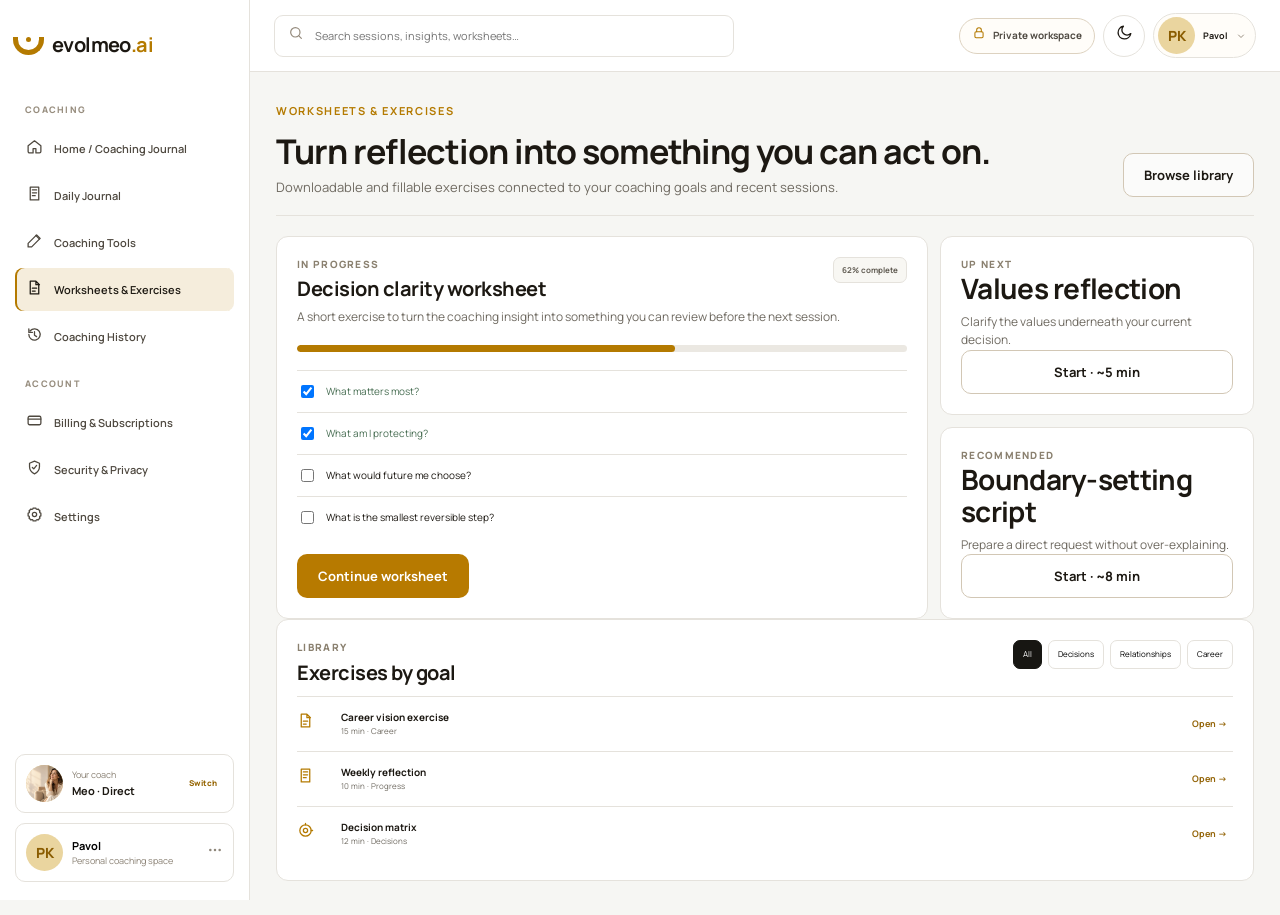
<file: worksheets.html>
<!doctype html>
<html lang="en">
<head>
<meta charset="utf-8" />
<meta name="viewport" content="width=device-width,initial-scale=1" />
<meta name="theme-color" content="#fbfbf9" />
<title>Evolmeo.ai — Worksheets & Exercises</title>
<link rel="preconnect" href="https://fonts.googleapis.com">
<link rel="preconnect" href="https://fonts.gstatic.com" crossorigin>
<link href="https://fonts.googleapis.com/css2?family=DM+Serif+Display:ital@0;1&family=Manrope:wght@400;500;600;700&display=swap" rel="stylesheet">
<link rel="stylesheet" href="assets/styles.css" />
</head>
<body class="dashboard-page enterprise-dashboard">
<div class="dashboard-shell">
<aside class="dash-sidebar" data-sidebar>
  <div class="sidebar-top"><a class="brand" href="index.html"><span class="brand-mark"><i></i></span><span class="brand-name">evolmeo<span>.ai</span></span></a><button class="icon-btn sidebar-close" aria-label="Close navigation" data-sidebar-close><span data-icon="close"></span></button></div>
  <nav class="dash-nav" aria-label="Coaching navigation"><div class="nav-group-title">COACHING</div><a class="" href="dashboard.html"><span data-icon="home"></span>Home / Coaching Journal</a><a class="" href="daily-journal.html"><span data-icon="journal"></span>Daily Journal</a><a class="" href="coaching-tools.html"><span data-icon="wand"></span>Coaching Tools</a><a class="active" href="worksheets.html"><span data-icon="file"></span>Worksheets & Exercises</a><a class="" href="coaching-history.html"><span data-icon="history"></span>Coaching History</a><div class="nav-group-title">ACCOUNT</div><a class="" href="billing.html"><span data-icon="card"></span>Billing & Subscriptions</a><a class="" href="security.html"><span data-icon="shield"></span>Security & Privacy</a><a class="" href="settings.html"><span data-icon="settings"></span>Settings</a></nav>
  <div class="sidebar-spacer"></div>
  <div class="coach-mini"><span class="avatar avatar-photo"><img src="assets/hero-new.webp" alt="" /></span><span><small>Your coach</small><strong>Meo · Direct</strong></span><button>Switch</button></div>
  <div class="account-menu-wrap sidebar-account-wrap" data-account-wrap>
  <button class="sidebar-account account-trigger" type="button" aria-haspopup="menu" aria-expanded="false" data-account-trigger>
    <span class="avatar">PK</span><span><strong>Pavol</strong><small>Personal coaching space</small></span><span class="account-more" aria-hidden="true"><span data-icon="more"></span></span>
  </button>
  <div class="account-dropdown account-dropdown-sidebar" role="menu" data-account-menu>
    <div class="account-menu-head"><span class="avatar avatar-lg">PK</span><span><strong>Pavol Koprla</strong><small>pali.koprla@gmail.com</small></span></div>
    <a role="menuitem" href="settings.html#profile"><span data-icon="user"></span><span><strong>Your profile</strong><small>Name, email and account</small></span></a>
    <a role="menuitem" href="settings.html"><span data-icon="settings"></span><span><strong>Settings</strong><small>Coach and preferences</small></span></a>
    <a role="menuitem" href="security.html"><span data-icon="shield"></span><span><strong>Security & privacy</strong><small>Memory and data controls</small></span></a>
    <button role="menuitem" type="button" class="account-logout" data-logout><span data-icon="logout"></span><span><strong>Log out</strong><small>Leave this coaching space</small></span></button>
  </div>
</div>
</aside>
<div class="sidebar-backdrop" data-sidebar-backdrop></div>
<div class="dashboard-main">
<header class="dash-topbar"><button class="icon-btn sidebar-open" aria-label="Open navigation" data-sidebar-open><span data-icon="menu"></span></button><label class="search-box"><span data-icon="search"></span><input placeholder="Search sessions, insights, worksheets…" /></label><div class="topbar-actions"><span class="stability-pill private-workspace"><span data-icon="lock"></span> Private workspace</span><button class="icon-btn" aria-label="Theme preferences" title="Theme preferences"><span data-icon="moon"></span></button><div class="account-menu-wrap top-account-wrap" data-account-wrap><button class="top-account-trigger account-trigger" type="button" aria-label="Open Pavol profile menu" aria-haspopup="menu" aria-expanded="false" data-account-trigger><span class="avatar">PK</span><span class="top-account-name">Pavol</span><span class="account-chevron" data-icon="chevronDown"></span></button><div class="account-dropdown account-dropdown-top" role="menu" data-account-menu><div class="account-menu-head"><span class="avatar avatar-lg">PK</span><span><strong>Pavol Koprla</strong><small>pali.koprla@gmail.com</small></span></div><a role="menuitem" href="settings.html#profile"><span data-icon="user"></span><span><strong>Your profile</strong><small>Name, email and account</small></span></a><a role="menuitem" href="settings.html"><span data-icon="settings"></span><span><strong>Settings</strong><small>Coach and preferences</small></span></a><a role="menuitem" href="security.html"><span data-icon="shield"></span><span><strong>Security & privacy</strong><small>Memory and data controls</small></span></a><button role="menuitem" type="button" class="account-logout" data-logout><span data-icon="logout"></span><span><strong>Log out</strong><small>Leave this coaching space</small></span></button></div></div></div></header>
<main class="dash-content app-detail-page"><section class="page-heading"><div><div class="eyebrow">WORKSHEETS & EXERCISES</div><h1>Turn reflection into something you can act on.</h1><p>Downloadable and fillable exercises connected to your coaching goals and recent sessions.</p></div><button class="btn btn-ghost">Browse library</button></section><div class="detail-grid two-thirds"><section class="dash-card detail-card"><div class="section-card-head"><div><div class="card-label">IN PROGRESS</div><h3>Decision clarity worksheet</h3></div><span class="progress-pill">62% complete</span></div><p>A short exercise to turn the coaching insight into something you can review before the next session.</p><div class="clear-progress big"><span style="width:62%"></span></div><div class="checklist"><label class="done"><input type="checkbox" checked>What matters most?</label><label class="done"><input type="checkbox" checked>What am I protecting?</label><label><input type="checkbox">What would future me choose?</label><label><input type="checkbox">What is the smallest reversible step?</label></div><button class="btn btn-gold">Continue worksheet</button></section><aside class="detail-stack"><section class="dash-card detail-card"><div class="card-label">UP NEXT</div><h3>Values reflection</h3><p>Clarify the values underneath your current decision.</p><button class="btn btn-ghost btn-full">Start · ~5 min</button></section><section class="dash-card detail-card"><div class="card-label">RECOMMENDED</div><h3>Boundary-setting script</h3><p>Prepare a direct request without over-explaining.</p><button class="btn btn-ghost btn-full">Start · ~8 min</button></section></aside></div><section class="dash-card detail-card"><div class="section-card-head"><div><div class="card-label">LIBRARY</div><h3>Exercises by goal</h3></div><div class="filter-row"><button class="filter-chip active">All</button><button class="filter-chip">Decisions</button><button class="filter-chip">Relationships</button><button class="filter-chip">Career</button></div></div><div class="worksheet-library"><article><span data-icon="file"></span><div><strong>Career vision exercise</strong><small>15 min · Career</small></div><button>Open →</button></article><article><span data-icon="journal"></span><div><strong>Weekly reflection</strong><small>10 min · Progress</small></div><button>Open →</button></article><article><span data-icon="target"></span><div><strong>Decision matrix</strong><small>12 min · Decisions</small></div><button>Open →</button></article></div></section></main>
</div></div>
<div class="session-modal" data-session-modal aria-hidden="true"><div class="modal-backdrop" data-close-session></div><div class="session-dialog" role="dialog" aria-modal="true" aria-labelledby="session-title"><div class="dialog-head"><div><span class="card-label">NEW COACHING SESSION</span><h2 id="session-title">What’s on your mind?</h2></div><button class="icon-btn" aria-label="Close" data-close-session><span data-icon="close"></span></button></div><div class="dialog-tabs"><button class="active"><span data-icon="message"></span>Text</button><button><span data-icon="mic"></span>Voice</button><button><span data-icon="user"></span>Avatar</button></div><textarea placeholder="Bring the question as it is. You do not need to have it figured out."></textarea><div class="suggestion-chips"><button>Work decision</button><button>Difficult conversation</button><button>Feeling stuck</button><button>Reflect on progress</button></div><div class="dialog-actions"><span>Private · account scoped</span><button class="btn btn-gold" data-close-session>Begin session <span>→</span></button></div></div></div>
<script src="assets/script.js"></script>
</body></html>
</file>
<file: assets/styles.css>
:root{
  --bg:#f7f2e8;--bg-soft:#fbf8f2;--paper:#fffdf9;--paper-2:#f1e6d3;
  --ink:#1c1812;--muted:#746d61;--line:#ddd2c0;--gold:#b67a00;--gold-2:#d59b25;--gold-soft:#f2e3bd;
  --dark:#19160f;--dark-2:#242118;--green:#508b62;--green-soft:#e8f2e9;--blue:#5c7ca8;--purple:#7d6aae;
  --shadow:0 18px 50px rgba(54,44,27,.10);--shadow-sm:0 8px 26px rgba(54,44,27,.07);
  --radius:24px;--radius-md:18px;--radius-sm:13px;--container:1240px;
  --sans:"Manrope",Inter,system-ui,-apple-system,BlinkMacSystemFont,"Segoe UI",sans-serif;
  --serif:"DM Serif Display",Georgia,"Times New Roman",serif;
}
*{box-sizing:border-box}html{scroll-behavior:smooth}body{margin:0;background:var(--bg);color:var(--ink);font-family:var(--sans);font-size:15px;line-height:1.55;-webkit-font-smoothing:antialiased;text-rendering:optimizeLegibility;overflow-x:hidden}img{display:block;max-width:100%}a{color:inherit;text-decoration:none}button,input,textarea{font:inherit}button{cursor:pointer}.container{width:min(var(--container),calc(100% - 48px));margin-inline:auto}.section{padding:86px 0}.section-soft{background:rgba(255,255,255,.38);border-block:1px solid rgba(186,167,137,.24)}.section-warm{background:#efe4d0}.eyebrow{display:flex;align-items:center;gap:9px;color:var(--gold);font-size:11px;font-weight:700;letter-spacing:.15em;text-transform:uppercase;margin-bottom:14px}.eyebrow-dot{width:7px;height:7px;border-radius:50%;background:var(--gold)}.eyebrow.on-dark{color:#d8b463}.card-label{font-size:9px;font-weight:800;letter-spacing:.13em;text-transform:uppercase;color:#8a806f}.on-dark-label{color:#baa97e}h1,h2,h3{font-family:var(--serif);font-weight:400;line-height:.99;margin:0;letter-spacing:-.025em}h1{font-size:clamp(54px,6.4vw,88px)}h2{font-size:clamp(38px,4.6vw,60px)}h3{font-size:28px;line-height:1.06}em{font-weight:400;color:var(--gold)}p{margin:0}.lead{font-size:18px;line-height:1.65;color:#5f584d;max-width:620px}.section-heading{margin-bottom:38px}.split-heading{display:grid;grid-template-columns:1.1fr .75fr;gap:52px;align-items:end}.split-heading p,.pricing-head p{color:var(--muted);max-width:560px}.section-heading h2{max-width:780px}.btn{display:inline-flex;align-items:center;justify-content:center;gap:9px;min-height:46px;padding:0 22px;border-radius:999px;border:1px solid transparent;font-size:13px;font-weight:700;transition:transform .2s ease,box-shadow .2s ease,background .2s ease}.btn:hover{transform:translateY(-1px)}.btn-gold{background:linear-gradient(135deg,var(--gold),#c98e13);color:#fff;box-shadow:0 9px 22px rgba(183,122,0,.22)}.btn-dark{background:var(--dark);color:#fffaf0}.btn-light{background:#fff9ec;color:var(--dark)}.btn-ghost{background:rgba(255,255,255,.62);border-color:#d2c7b5;color:var(--ink)}.btn-outline-light{border-color:rgba(255,255,255,.48);background:rgba(255,255,255,.06);color:#fff}.btn-full{width:100%}.icon-btn{width:42px;height:42px;border:1px solid var(--line);background:var(--paper);border-radius:50%;display:grid;place-items:center;color:var(--ink)}.icon-btn svg{width:18px;height:18px}.brand{display:inline-flex;align-items:center;gap:10px;min-width:max-content}.brand-mark{width:27px;height:27px;border-radius:50%;position:relative;display:inline-grid;place-items:center}.brand-mark:before{content:"";position:absolute;width:21px;height:13px;border:5px solid var(--gold);border-top:0;border-radius:0 0 18px 18px;top:6px}.brand-mark i{position:absolute;width:5px;height:5px;background:var(--gold);border-radius:50%;top:6px}.brand-name{font-size:20px;font-weight:700;letter-spacing:-.03em}.brand-name span{color:var(--gold)}

/* marketing header */
.site-header{position:sticky;top:0;z-index:80;background:rgba(248,244,235,.9);backdrop-filter:blur(16px);border-bottom:1px solid rgba(173,154,126,.2)}.nav-shell{height:76px;display:flex;align-items:center;gap:28px}.desktop-nav{display:flex;gap:28px;margin-left:auto}.desktop-nav a,.text-link{font-size:13px;font-weight:600;color:#4d473d}.desktop-nav a:hover,.text-link:hover{color:var(--gold)}.nav-actions{display:flex;align-items:center;gap:13px}.mobile-menu-btn{display:none}.mobile-menu{display:none}

/* hero */
.hero-section{padding:34px 0 62px}.hero-layout{display:grid;grid-template-columns:.92fr 1.08fr;gap:58px;align-items:center;min-height:610px}.hero-copy{padding:34px 0}.hero-copy h1{max-width:690px}.hero-copy .lead{margin:23px 0 27px}.hero-actions{display:flex;gap:12px;flex-wrap:wrap}.hero-assurances{display:flex;gap:19px;flex-wrap:wrap;margin-top:25px;color:#6f675b;font-size:11px;font-weight:600}.hero-assurances>span{display:flex;align-items:center;gap:6px}.hero-assurances svg{width:14px;height:14px;color:var(--gold)}.hero-scene{position:relative;min-height:545px}.hero-image-card{position:absolute;inset:18px 0 18px 74px;border-radius:36px;overflow:hidden;background:#dfd2c0;box-shadow:var(--shadow)}.hero-image-card img{width:100%;height:100%;object-fit:cover;object-position:63% center}.hero-image-fade{position:absolute;inset:0;background:linear-gradient(90deg,rgba(247,242,232,.7),rgba(247,242,232,.08) 38%,rgba(20,16,10,.04))}.coach-card{background:rgba(255,253,249,.92);border:1px solid rgba(255,255,255,.78);backdrop-filter:blur(16px);box-shadow:0 22px 55px rgba(41,32,19,.18);border-radius:22px}.hero-coach-card{position:absolute;left:0;top:72px;width:min(430px,72%);padding:17px}.coach-card-head{display:flex;align-items:center;gap:10px;margin-bottom:12px}.coach-card-head>span:nth-child(2){display:grid}.coach-card-head strong{font-size:11px}.coach-card-head small{font-size:8px;color:var(--muted)}.status-live{margin-left:auto;font-size:8px!important;color:var(--green);font-weight:800}.avatar{width:37px;height:37px;border-radius:50%;background:#ead59f;color:#8a5c00;font-weight:800;display:grid;place-items:center;overflow:hidden;flex:none}.avatar-small{width:31px;height:31px;font-size:11px}.avatar-photo img{width:100%;height:100%;object-fit:cover;object-position:60% center}.chat-line{padding:10px 11px;border-radius:11px;font-size:10px;margin-top:8px}.chat-line.soft{background:#f2eee7}.chat-line.gold{background:linear-gradient(135deg,#c18a18,#9d6500);color:#fff;margin-left:52px}.voice-strip{height:39px;border-radius:10px;background:#121812;color:#fff;display:flex;align-items:center;gap:10px;padding:0 12px;margin-top:8px;font-size:8px}.voice-bars{height:18px;display:flex;gap:3px;align-items:center}.voice-bars i{display:block;width:3px;border-radius:3px;background:#d5a229;animation:wave 1.4s ease-in-out infinite}.voice-bars i:nth-child(1){height:7px}.voice-bars i:nth-child(2){height:14px;animation-delay:.1s}.voice-bars i:nth-child(3){height:10px;animation-delay:.2s}.voice-bars i:nth-child(4){height:18px;animation-delay:.3s}.voice-bars i:nth-child(5){height:9px;animation-delay:.4s}.voice-bars i:nth-child(6){height:13px;animation-delay:.5s}@keyframes wave{50%{transform:scaleY(.55);opacity:.65}}.captured-step{border:1px solid #ddd3c1;background:#fff;border-radius:11px;padding:9px 11px;display:grid;gap:2px;margin-top:8px}.captured-step span{font-size:7px;text-transform:uppercase;letter-spacing:.12em;color:var(--muted)}.captured-step strong{font-size:9px}.micro-card{position:absolute;display:flex;align-items:center;gap:9px;background:rgba(255,253,249,.9);border:1px solid rgba(224,211,188,.94);border-radius:15px;padding:9px 11px;box-shadow:var(--shadow-sm);backdrop-filter:blur(12px)}.hero-micro-card{right:0;bottom:65px}.micro-ring{width:35px;height:35px;border:3px solid var(--gold);border-right-color:#ead9b3;border-radius:50%;display:grid;place-items:center;font-family:var(--serif);font-size:15px}.micro-card>span:last-child{display:grid}.micro-card strong{font-size:9px}.micro-card small{font-size:7px;color:var(--muted)}.trust-band{display:grid;grid-template-columns:repeat(4,1fr);border:1px solid var(--line);border-radius:18px;background:rgba(255,253,249,.68);overflow:hidden}.trust-band>div{min-height:86px;display:grid;grid-template-columns:42px 1fr;column-gap:12px;align-content:center;padding:16px 20px;border-right:1px solid var(--line)}.trust-band>div:last-child{border-right:0}.trust-band svg{grid-row:1/3;width:18px;height:18px;color:var(--gold);align-self:center}.trust-band strong{font-size:11px}.trust-band small{font-size:9px;color:var(--muted)}

/* product */
.feature-grid{display:grid;grid-template-columns:repeat(4,1fr);gap:14px}.feature-card{background:var(--paper);border:1px solid var(--line);border-radius:18px;padding:22px;min-height:270px;display:flex;flex-direction:column}.feature-icon{width:46px;height:46px;border-radius:14px;display:grid;place-items:center;background:#f5e7c3;color:var(--gold);margin-bottom:24px}.feature-icon svg{width:22px;height:22px}.feature-card h3{font-size:24px;margin-bottom:10px}.feature-card p{font-size:12px;color:var(--muted)}.feature-card a{margin-top:auto;padding-top:20px;color:#946509;font-size:11px;font-weight:700}

/* experience */
.experience-grid{display:grid;grid-template-columns:.8fr 1.2fr;gap:64px;align-items:center}.experience-copy p{color:var(--muted);font-size:15px;max-width:520px;margin:18px 0 24px}.journey-list{display:grid;gap:0;border-top:1px solid var(--line);margin-bottom:24px}.journey-list>div{display:grid;grid-template-columns:40px 145px 1fr;gap:12px;align-items:start;padding:16px 0;border-bottom:1px solid var(--line)}.journey-list span{font-size:9px;font-weight:800;color:var(--gold);letter-spacing:.1em}.journey-list strong{font-size:12px}.journey-list small{font-size:10px;color:var(--muted)}.experience-ui{position:relative;min-height:500px;border:1px solid #dfd2bb;background:linear-gradient(135deg,#f5e7c2,#f1e4cd 52%,#ebe2d4);border-radius:28px;padding:22px;overflow:hidden}.experience-ui:after{content:"";position:absolute;width:330px;height:330px;border:1px solid rgba(183,122,0,.16);border-radius:50%;right:-80px;top:-80px}.experience-tabs{display:flex;gap:6px;position:relative;z-index:3}.experience-tabs button{border:1px solid #d7cab5;background:#fff8e8;border-radius:999px;padding:7px 10px;font-size:8px;display:flex;align-items:center;gap:6px}.experience-tabs button.active{background:var(--dark);color:#fff}.experience-tabs svg{width:12px;height:12px}.experience-main-card{position:absolute;left:42px;right:110px;top:76px;bottom:62px;background:#fffdf9;border:1px solid #ded3c2;border-radius:20px;padding:24px;box-shadow:var(--shadow-sm);z-index:2}.card-kicker{font-size:8px;letter-spacing:.14em;color:var(--gold);font-weight:800}.experience-main-card h3{font-size:31px;margin:8px 0 20px;max-width:520px}.mode-content{display:grid;gap:8px}.chat-bubble{max-width:82%;padding:10px 12px;border-radius:12px;font-size:10px}.chat-bubble.user{justify-self:end;background:#f0e9dc}.chat-bubble.user.small{max-width:55%}.chat-bubble.meo{background:#1b1811;color:#fff}.voice-demo{height:58px;border-radius:12px;background:#19160f;color:#fff;padding:0 15px;display:flex;align-items:center;gap:12px}.avatar-demo{display:flex;align-items:center;gap:10px;background:#f1eadf;border-radius:12px;padding:12px}.avatar-demo>div:last-child{display:grid}.avatar-demo small{font-size:8px;color:var(--muted)}.composer-line{position:absolute;left:24px;right:24px;bottom:22px;height:42px;border:1px solid #ded4c4;border-radius:12px;background:#faf7f0;display:flex;align-items:center;justify-content:space-between;padding-left:13px;font-size:9px;color:#948a7d}.composer-line button{width:29px;height:29px;border:0;border-radius:50%;background:var(--gold);color:#fff;margin-right:6px}.floating-insight,.floating-next{position:absolute;z-index:4;border-radius:15px;padding:13px 14px;display:grid;gap:3px;box-shadow:var(--shadow-sm)}.floating-insight{right:18px;top:174px;width:210px;background:#fff}.floating-next{right:20px;bottom:26px;width:230px;background:var(--dark);color:#fff}.floating-insight span,.floating-next span{font-size:7px;letter-spacing:.12em;color:var(--gold);font-weight:800}.floating-insight strong,.floating-next strong{font-family:var(--serif);font-size:18px;line-height:1}.floating-insight small,.floating-next small{font-size:8px;color:#8a8175}.floating-next small{color:#b8b0a4}

/* proof */
.proof-grid{display:grid;grid-template-columns:1fr .9fr;gap:60px}.proof-editorial>p{margin:17px 0 25px;color:var(--muted);max-width:600px}.proof-points{border-top:1px solid rgba(141,117,74,.28)}.proof-points>div{display:grid;grid-template-columns:42px 200px 1fr;gap:14px;padding:17px 0;border-bottom:1px solid rgba(141,117,74,.28)}.proof-points span{font-size:9px;color:var(--gold);font-weight:800}.proof-points strong{font-size:12px}.proof-points small{font-size:10px;color:#786e61}.proof-card-stack{display:grid;gap:12px}.quote-card{margin:0;background:#fffdf9;border:1px solid #dacdb8;border-radius:18px;padding:24px}.quote-card span{font-size:8px;letter-spacing:.13em;color:var(--gold);font-weight:800}.quote-card p{font-family:var(--serif);font-size:24px;line-height:1.12;margin:12px 0}.quote-card small{font-size:10px;color:var(--muted)}.dark-quote{background:var(--dark);color:#fff}.dark-quote small{color:#bdb5a9}.proof-note{display:flex;gap:12px;align-items:center;background:rgba(255,255,255,.5);border-radius:15px;padding:15px;border:1px solid rgba(141,117,74,.18)}.proof-note>span{width:37px;height:37px;border-radius:11px;background:#f3e5c0;color:var(--gold);display:grid;place-items:center;flex:none}.proof-note svg{width:18px}.proof-note>div{display:grid}.proof-note strong{font-size:10px}.proof-note small{font-size:8px;color:var(--muted)}

/* pricing */
.pricing-head{display:flex;align-items:end;justify-content:space-between;gap:30px;margin-bottom:38px}.pricing-head h2{max-width:760px}.pricing-head p{margin-top:10px}.billing-toggle{display:flex;border:1px solid var(--line);border-radius:999px;padding:4px;background:rgba(255,255,255,.55)}.billing-toggle button{border:0;background:transparent;border-radius:999px;padding:8px 12px;font-size:9px;font-weight:700}.billing-toggle button.active{background:var(--dark);color:#fff}.billing-toggle span{color:#a06b00;margin-left:4px}.pricing-grid{display:grid;grid-template-columns:repeat(3,1fr);gap:14px;align-items:stretch}.price-card{position:relative;background:var(--paper);border:1px solid var(--line);border-radius:20px;padding:25px;min-height:450px;display:flex;flex-direction:column}.price-card.featured{background:var(--dark);color:#fff;border-color:#383127;box-shadow:var(--shadow)}.price-label{font-size:8px;letter-spacing:.13em;color:var(--gold);font-weight:800}.price-card h3{font-size:29px;margin:7px 0}.price-card>p{font-size:11px;color:var(--muted);min-height:44px}.featured>p{color:#bdb5aa}.price{margin:28px 0 17px}.price strong{font-family:var(--serif);font-size:38px;font-weight:400}.price span{font-size:11px;color:var(--muted)}.price-card ul{list-style:none;padding:0;margin:21px 0 0;display:grid;gap:9px;font-size:10px;color:#665f55}.featured ul{color:#cfc7bb}.price-card li:before{content:"✓";color:var(--gold);margin-right:8px}.popular-badge{position:absolute;top:-12px;left:50%;transform:translateX(-50%);background:#d19a28;color:#fff;border-radius:999px;padding:6px 12px;font-size:8px;font-weight:800;white-space:nowrap}

/* security + CTA */
.security-section{padding:0 0 62px}.security-panel{background:linear-gradient(135deg,#17140e,#1b1c14 60%,#10201a);color:#fff;border-radius:26px;padding:48px;display:grid;grid-template-columns:.8fr 1.2fr;gap:50px}.security-copy p{color:#bbb4a9;max-width:500px;margin:17px 0 24px}.security-grid{display:grid;grid-template-columns:1fr 1fr;gap:12px}.security-grid>div{border:1px solid rgba(255,255,255,.11);background:rgba(255,255,255,.035);border-radius:16px;padding:17px;display:grid;grid-template-columns:36px 1fr;column-gap:11px}.security-grid>div>span{width:36px;height:36px;border-radius:11px;background:#27271e;color:#d6ad4d;display:grid;place-items:center;grid-row:1/3}.security-grid svg{width:18px}.security-grid strong{font-size:10px}.security-grid small{font-size:8px;color:#aca699;margin-top:2px}.final-cta-section{padding:0 0 72px}.final-cta{position:relative;min-height:300px;border-radius:26px;overflow:hidden;background:linear-gradient(135deg,#201c14,#283229);color:#fff}.final-cta-art{position:absolute;inset:0;overflow:hidden}.sun{position:absolute;width:110px;height:110px;background:radial-gradient(circle,#e4b755,#b97800);border-radius:50%;right:18%;top:40px;opacity:.65}.mountain{position:absolute;bottom:-20px;border-left:220px solid transparent;border-right:220px solid transparent;border-bottom:220px solid #3a4538;right:-40px;filter:drop-shadow(0 -8px 18px rgba(0,0,0,.08))}.m2{right:180px;border-left-width:180px;border-right-width:180px;border-bottom-width:180px;border-bottom-color:#596557;opacity:.75}.m3{right:390px;border-left-width:140px;border-right-width:140px;border-bottom-width:150px;border-bottom-color:#737b6d;opacity:.45}.final-cta:after{content:"";position:absolute;inset:0;background:linear-gradient(90deg,rgba(18,15,10,.96) 0%,rgba(18,15,10,.78) 45%,rgba(18,15,10,.12) 75%)}.final-cta-copy{position:relative;z-index:2;padding:48px;max-width:640px}.final-cta-copy h2{font-size:52px}.final-cta-copy p{color:#c8c0b3;margin:14px 0 22px}.final-actions{display:flex;gap:10px;flex-wrap:wrap}.site-footer{border-top:1px solid var(--line);padding:44px 0 20px;background:#f6f0e6}.footer-grid{display:grid;grid-template-columns:1.8fr repeat(3,1fr);gap:50px}.footer-grid>div{display:grid;align-content:start;gap:8px}.footer-grid p{font-size:10px;color:var(--muted);max-width:350px}.footer-grid strong{font-size:9px;text-transform:uppercase;letter-spacing:.12em;color:#867b6b}.footer-grid a:not(.brand){font-size:10px;color:#746c60}.footer-bottom{border-top:1px solid var(--line);margin-top:34px;padding-top:16px;display:flex;justify-content:space-between;color:#9a9184;font-size:8px}

/* reveal */
.motion-ready .reveal{opacity:0;transform:translateY(18px);transition:opacity .6s ease,transform .6s ease}.motion-ready .reveal.in-view{opacity:1;transform:none}.motion-ready .reveal-delay-1{transition-delay:.08s}@media(prefers-reduced-motion:reduce){html{scroll-behavior:auto}.motion-ready .reveal{opacity:1;transform:none;transition:none}.voice-bars i{animation:none}}

/* dashboard */
.dashboard-page{background:#f4eee3}.dashboard-shell{min-height:100vh}.dash-sidebar{position:fixed;inset:0 auto 0 0;width:250px;background:#fffdf9;border-right:1px solid #ddd1bf;z-index:90;padding:18px 15px;display:flex;flex-direction:column}.sidebar-top{height:52px;display:flex;align-items:center;justify-content:space-between}.sidebar-close,.sidebar-open{display:none}.dash-nav{margin-top:18px;display:grid;gap:4px}.nav-group-title{font-size:8px;letter-spacing:.14em;color:#978d7e;margin:15px 10px 6px;font-weight:800}.dash-nav a{height:43px;border-radius:11px;display:flex;align-items:center;gap:11px;padding:0 11px;font-size:10px;font-weight:600;color:#4e483f}.dash-nav a svg{width:17px;height:17px}.dash-nav a.active{background:#eee0bf;color:#1e1a13;box-shadow:inset 3px 0 0 var(--gold)}.sidebar-spacer{flex:1}.coach-mini,.sidebar-account{border:1px solid #dfd4c2;background:#fffaf1;border-radius:14px;padding:10px;display:flex;align-items:center;gap:9px}.coach-mini{margin-bottom:10px}.coach-mini>span:nth-child(2),.sidebar-account>span:nth-child(2){display:grid}.coach-mini small,.sidebar-account small{font-size:7px;color:#8b8275}.coach-mini strong,.sidebar-account strong{font-size:9px}.coach-mini button{margin-left:auto;border:0;background:none;color:#956400;font-size:8px;font-weight:800}.sidebar-account button{margin-left:auto;border:0;background:none;color:#8f877b}.sidebar-account svg{width:16px}.dashboard-main{margin-left:250px;width:calc(100% - 250px);min-height:100vh}.dash-topbar{height:72px;border-bottom:1px solid #ddd1bf;background:rgba(250,247,240,.9);backdrop-filter:blur(12px);display:flex;align-items:center;gap:15px;padding:0 24px;position:sticky;top:0;z-index:50}.search-box{height:42px;width:min(460px,50vw);border:1px solid #dbd0bf;background:#fffdf9;border-radius:12px;display:flex;align-items:center;gap:9px;padding:0 13px}.search-box svg{width:16px;color:#948a7c}.search-box input{border:0;outline:0;background:transparent;width:100%;font-size:10px;color:var(--ink)}.topbar-actions{margin-left:auto;display:flex;align-items:center;gap:8px}.stability-pill{height:36px;border:1px solid #ddd2c0;background:#fffdf9;border-radius:999px;padding:0 12px;display:flex;align-items:center;gap:7px;font-size:8px;font-weight:700}.stability-pill i{width:7px;height:7px;border-radius:50%;background:#4ba469}.dash-content{max-width:1440px;margin:0 auto;padding:28px 28px 42px}.dash-greeting{display:flex;align-items:end;justify-content:space-between;gap:25px;margin-bottom:18px}.dash-greeting h1{font-size:54px}.dash-greeting p{color:var(--muted);margin-top:6px}.dash-date{font-size:9px;color:#8d8476}.premium-card,.dash-card{border:1px solid #ddd1be;background:#fffdf9;border-radius:20px;box-shadow:0 7px 20px rgba(53,43,27,.04)}.coach-composer{padding:22px;display:grid;grid-template-columns:.7fr 1.3fr;gap:22px;align-items:center}.composer-copy h2{font-size:34px;margin:6px 0 8px}.composer-copy p{font-size:11px;color:var(--muted);max-width:360px}.composer-box{border:1px solid #ded3c1;background:#fbf8f1;border-radius:15px;padding:11px}.composer-box textarea{width:100%;height:72px;border:0;resize:none;background:transparent;outline:0;font-size:11px;color:var(--ink)}.composer-actions{border-top:1px solid #e2d8c8;padding-top:9px;display:flex;justify-content:space-between;align-items:center}.composer-actions>div{display:flex;gap:5px}.mini-action{border:0;background:transparent;padding:6px 8px;border-radius:8px;font-size:8px;color:#6c6458;display:flex;align-items:center;gap:5px}.mini-action:hover{background:#eee7db}.mini-action svg{width:13px}.round-send{width:34px;height:34px;border:0;border-radius:50%;background:var(--gold);color:#fff}.prompt-chips{grid-column:1/-1;display:flex;gap:7px;flex-wrap:wrap}.prompt-chips button{border:1px solid #ddd2c1;background:#fff;border-radius:999px;padding:7px 10px;font-size:8px}.dash-two-col{display:grid;grid-template-columns:1.35fr .65fr;gap:14px;margin-top:14px}.resume-card-new{position:relative;min-height:235px;overflow:hidden;padding:24px}.resume-card-content{position:relative;z-index:2;max-width:65%}.resume-card-content h2{font-size:38px;margin:7px 0 9px}.resume-card-content p{font-size:9px;color:#7d7466;margin-bottom:16px}.resume-actions{display:flex;gap:9px;flex-wrap:wrap}.resume-banner-art{position:absolute;inset:0 0 0 54%;background:linear-gradient(135deg,#ece0c8,#dbd4c8);overflow:hidden}.resume-banner-art:after{content:"";position:absolute;inset:0;background:linear-gradient(90deg,#fffdf9 0%,rgba(255,253,249,.24) 35%,rgba(255,253,249,0) 70%)}.resume-banner-art .sun{width:78px;height:78px;top:32px;right:68px}.resume-banner-art .mountain{right:-85px;bottom:-40px;border-left-width:160px;border-right-width:160px;border-bottom-width:160px}.resume-banner-art .m2{right:80px;border-left-width:135px;border-right-width:135px;border-bottom-width:135px}.resume-banner-art .m3{right:220px;border-left-width:115px;border-right-width:115px;border-bottom-width:110px}.journey-card{padding:18px}.section-card-head{display:flex;justify-content:space-between;align-items:flex-start;gap:16px}.section-card-head h3{font-size:27px;margin-top:5px}.section-card-head>a{font-size:8px;color:#946509;font-weight:800;white-space:nowrap}.streak-number{font-family:var(--serif);font-size:39px;color:var(--gold)}.journey-card>p{font-size:8px;color:var(--muted);margin-top:24px}.week-grid{display:grid;grid-template-columns:repeat(7,1fr);gap:6px;margin-top:13px}.week-grid>span{height:44px;border-radius:10px;background:#eee8dd;display:flex;align-items:center;justify-content:center;position:relative;font-size:10px}.week-grid>span.done{background:#1e1a13;color:#fff}.week-grid>span.today{background:#d5a334;color:#fff}.week-grid small{position:absolute;bottom:-14px;color:#91887a;font-size:5px}.metric-grid{display:grid;grid-template-columns:repeat(4,1fr);gap:12px;margin-top:14px}.metric-card{background:#fffdf9;border:1px solid #ddd1bf;border-radius:16px;padding:15px;display:grid;grid-template-columns:39px 1fr;gap:10px;align-items:center;min-height:92px}.metric-icon{width:39px;height:39px;border-radius:12px;background:#f4e5bf;color:var(--gold);display:grid;place-items:center}.metric-icon svg{width:18px}.metric-card>div{display:grid}.metric-card strong{font-family:var(--serif);font-size:25px;line-height:1}.metric-card small{font-size:7px;color:#847b6e}.metric-card em{grid-column:2;font-style:normal;font-size:7px;color:#4f8a60;margin-top:-5px}.dashboard-board{display:grid;grid-template-columns:1.35fr .65fr;gap:14px;margin-top:14px}.board-main,.board-side{display:grid;gap:14px;align-content:start}.dash-card{padding:18px}.insight-list-new{display:grid;margin-top:12px}.insight-list-new article{display:grid;grid-template-columns:38px 1fr auto;gap:10px;align-items:center;padding:12px 0;border-top:1px solid #eee5d8}.insight-dot{width:36px;height:36px;border-radius:11px;display:grid;place-items:center}.insight-dot svg{width:17px}.insight-dot.green{background:#e5f2e8;color:#4c9661}.insight-dot.purple{background:#eee9f8;color:#7864af}.insight-dot.blue{background:#e9eef7;color:#5b76a8}.insight-list-new article>div{display:grid}.insight-list-new strong{font-size:9px}.insight-list-new p{font-size:7px;color:#847a6e}.insight-list-new small{font-size:6px;color:#9a9184}.tool-grid-new{display:grid;grid-template-columns:repeat(4,1fr);gap:8px;margin-top:14px}.tool-grid-new button{border:1px solid #e0d6c6;background:#fbf8f2;border-radius:13px;padding:12px;text-align:left;display:grid;min-height:132px}.tool-icon{width:34px;height:34px;border-radius:10px;display:grid;place-items:center}.tool-icon svg{width:16px}.tool-icon.dark{background:#222019;color:#fff}.tool-icon.gold{background:#e6c46a;color:#775000}.tool-icon.green{background:#dceadb;color:#487a55}.tool-icon.blue{background:#e3eaf5;color:#58769d}.tool-grid-new strong{font-size:9px;margin-top:15px}.tool-grid-new small{font-size:7px;color:#82796c}.tool-grid-new em{font-style:normal;color:#956400;font-size:7px;font-weight:800;margin-top:auto}.session-list-new{display:grid;margin-top:12px}.session-list-new button{border:0;background:transparent;display:grid;grid-template-columns:36px 1fr auto;gap:10px;align-items:center;text-align:left;padding:11px 0;border-top:1px solid #eee5d8}.session-list-new button.selected{background:#fff7df}.session-icon{width:34px;height:34px;border-radius:10px;background:#f2e4bf;color:var(--gold);display:grid;place-items:center}.session-icon svg{width:16px}.session-list-new button>span:nth-child(2){display:grid}.session-list-new strong{font-size:9px}.session-list-new small{font-size:7px;color:#8d8477}.session-list-new time{font-size:6px;color:#938a7e}.worksheet-list-new{display:grid;gap:8px;margin-top:12px}.worksheet-list-new button{border:1px solid #e2d8c8;background:#fbf8f1;border-radius:12px;padding:11px;display:grid;grid-template-columns:34px 1fr auto;gap:9px;align-items:center;text-align:left}.worksheet-icon{width:34px;height:34px;border-radius:10px;background:#f3e6c4;color:var(--gold);display:grid;place-items:center}.worksheet-icon.green{background:#e3efe5;color:#4c8b5e}.worksheet-icon svg{width:16px}.worksheet-list-new button>span:nth-child(2){display:grid}.worksheet-list-new strong{font-size:8px}.worksheet-list-new small{font-size:6px;color:#8b8275}.worksheet-list-new b{font-size:7px;background:var(--dark);color:#fff;border-radius:999px;padding:7px 9px}.journal-quote{font-family:var(--serif);font-size:22px;line-height:1.16;margin:20px 0;color:#2a241b}.journal-actions{display:flex;gap:6px}.journal-actions button{border:1px solid #dfd4c3;background:#fbf8f1;border-radius:999px;padding:7px 9px;font-size:7px;display:flex;align-items:center;gap:4px}.journal-actions svg{width:12px}.privacy-card-new{background:linear-gradient(135deg,#1a1710,#1b241b);color:#fff;border-color:#342f27}.privacy-card-new h3{margin:7px 0 15px}.privacy-row{display:flex;gap:9px;border-top:1px solid rgba(255,255,255,.09);padding:12px 0}.privacy-row>span{width:29px;height:29px;border-radius:9px;background:#2e321f;color:#d4aa47;display:grid;place-items:center;flex:none}.privacy-row svg{width:15px}.privacy-row>div{display:grid}.privacy-row strong{font-size:8px}.privacy-row small{font-size:6px;color:#b8b0a3}.compact-card h3{font-size:26px;margin:7px 0 12px}.compact-row{display:flex;justify-content:space-between;padding:10px 0;border-top:1px solid #eee5d8;font-size:7px}.compact-card>a{display:inline-block;margin-top:8px;font-size:8px;color:#946509;font-weight:800}.dashboard-cta{margin-top:14px;border-radius:18px;background:linear-gradient(135deg,#18150f,#1c241c);color:#fff;padding:24px;display:flex;align-items:center;justify-content:space-between;gap:20px;overflow:hidden;position:relative}.dashboard-cta:after{content:"";position:absolute;width:260px;height:260px;border:1px solid rgba(202,155,53,.18);border-radius:50%;right:120px;top:-120px}.dashboard-cta>div{position:relative;z-index:2}.dashboard-cta h3{font-size:27px;max-width:600px}.dashboard-cta .btn{position:relative;z-index:2}.dashboard-disclaimer{margin-top:14px;height:44px;border:1px solid #ddd1bf;border-radius:13px;background:rgba(255,253,249,.6);display:flex;align-items:center;gap:7px;padding:0 12px;font-size:7px;color:#81786b}.dashboard-disclaimer svg{width:13px;color:#4f8a60}.dashboard-disclaimer a{margin-left:auto;color:#946509}.session-modal{position:fixed;inset:0;z-index:120;display:none}.session-modal.open{display:block}.modal-backdrop{position:absolute;inset:0;background:rgba(19,16,11,.52);backdrop-filter:blur(4px)}.session-dialog{position:absolute;left:50%;top:50%;transform:translate(-50%,-50%);width:min(650px,calc(100% - 32px));background:#fffdf9;border:1px solid #dfd2bd;border-radius:24px;padding:24px;box-shadow:0 30px 90px rgba(0,0,0,.25)}.dialog-head{display:flex;justify-content:space-between;gap:20px}.dialog-head h2{font-size:38px;margin-top:6px}.dialog-tabs{display:flex;gap:7px;margin:20px 0}.dialog-tabs button{border:1px solid var(--line);background:#fff;border-radius:999px;height:36px;padding:0 13px;display:flex;align-items:center;gap:7px;font-size:10px}.dialog-tabs button.active{background:var(--dark);color:#fff}.dialog-tabs svg{width:14px}.session-dialog textarea{width:100%;height:150px;border:1px solid var(--line);border-radius:16px;background:#faf7f0;padding:15px;resize:none;outline:0}.suggestion-chips{display:flex;gap:7px;flex-wrap:wrap;margin-top:10px}.suggestion-chips button{border:1px solid var(--line);background:#fff;border-radius:999px;padding:8px 11px;font-size:8px}.dialog-actions{display:flex;justify-content:space-between;align-items:center;margin-top:20px}.dialog-actions>span{font-size:8px;color:#8d8477}.sidebar-backdrop{display:none}

/* responsive */
@media(max-width:1120px){.hero-layout{grid-template-columns:1fr 1fr;gap:28px}.hero-image-card{left:24px}.hero-coach-card{width:76%}.feature-grid{grid-template-columns:repeat(2,1fr)}.experience-grid{grid-template-columns:1fr;gap:34px}.experience-copy{max-width:760px}.experience-ui{min-height:480px}.proof-grid{grid-template-columns:1fr}.security-panel{grid-template-columns:1fr}.dashboard-main{margin-left:220px;width:calc(100% - 220px)}.dash-sidebar{width:220px}.dash-content{padding-inline:20px}.tool-grid-new{grid-template-columns:repeat(2,1fr)}}
@media(max-width:840px){.container{width:min(var(--container),calc(100% - 32px))}.section{padding:68px 0}.desktop-nav,.hide-sm{display:none}.mobile-menu-btn{display:grid;margin-left:auto}.mobile-menu{position:absolute;left:16px;right:16px;top:68px;background:#fffdf9;border:1px solid var(--line);border-radius:18px;padding:10px;box-shadow:var(--shadow);display:none}.mobile-menu.open{display:grid}.mobile-menu a{padding:12px;border-radius:11px;font-size:12px;font-weight:700}.hero-layout{grid-template-columns:1fr;min-height:auto}.hero-copy{padding-top:18px}.hero-scene{min-height:500px}.hero-image-card{inset:20px 0}.trust-band{grid-template-columns:1fr 1fr}.trust-band>div:nth-child(2){border-right:0}.trust-band>div:nth-child(-n+2){border-bottom:1px solid var(--line)}.split-heading{grid-template-columns:1fr;gap:12px}.feature-grid{grid-template-columns:1fr 1fr}.pricing-grid{grid-template-columns:1fr}.price-card{min-height:0}.pricing-head{align-items:flex-start;flex-direction:column}.security-grid{grid-template-columns:1fr 1fr}.footer-grid{grid-template-columns:1fr 1fr}.footer-grid>div:first-child{grid-column:1/-1}.dashboard-main{margin-left:0;width:100%}.dash-sidebar{transform:translateX(-105%);transition:.25s ease;box-shadow:var(--shadow)}.dash-sidebar.open{transform:none}.sidebar-close,.sidebar-open{display:grid}.sidebar-backdrop{position:fixed;inset:0;background:rgba(20,16,10,.34);z-index:85}.sidebar-backdrop.open{display:block}.dash-topbar{padding-inline:14px}.stability-pill{display:none}.dash-content{padding:24px 15px 40px}.dash-greeting{align-items:flex-start;flex-direction:column}.dash-greeting h1{font-size:46px}.dash-date{display:none}.coach-composer{grid-template-columns:1fr}.prompt-chips{grid-column:auto}.dash-two-col,.dashboard-board{grid-template-columns:1fr}.metric-grid{grid-template-columns:1fr 1fr}.board-side{grid-template-columns:1fr 1fr}.board-side .privacy-card-new{grid-row:span 2}.search-box{max-width:none;width:100%}.topbar-actions .avatar{display:none}}
@media(max-width:580px){body{font-size:14px}.container{width:calc(100% - 24px)}.site-header .nav-shell{height:66px}.brand-name{font-size:18px}.hero-section{padding-top:14px}.hero-copy h1{font-size:50px}.lead{font-size:15px}.hero-actions{display:grid}.hero-actions .btn{width:100%}.hero-assurances{gap:10px 14px}.hero-scene{min-height:470px}.hero-image-card{inset:16px 0;border-radius:26px}.hero-image-card img{object-position:67% center}.hero-coach-card{left:9px;top:48px;width:84%;padding:13px}.hero-micro-card{right:7px;bottom:28px}.trust-band{grid-template-columns:1fr}.trust-band>div{border-right:0;border-bottom:1px solid var(--line)!important}.trust-band>div:last-child{border-bottom:0!important}.section{padding:58px 0}.section-heading{margin-bottom:26px}.section-heading h2,.pricing-head h2{font-size:39px}.feature-grid{grid-template-columns:1fr}.feature-card{min-height:230px}.journey-list>div{grid-template-columns:34px 1fr}.journey-list small{grid-column:2}.experience-ui{min-height:590px;padding:14px}.experience-main-card{left:14px;right:14px;top:65px;bottom:174px;padding:17px}.experience-main-card h3{font-size:27px}.floating-insight,.floating-next{bottom:14px;top:auto;width:calc(50% - 22px);padding:11px}.floating-insight{left:14px;right:auto}.floating-next{right:14px}.floating-insight strong,.floating-next strong{font-size:15px}.proof-points>div{grid-template-columns:34px 1fr}.proof-points small{grid-column:2}.quote-card p{font-size:21px}.pricing-grid{gap:12px}.billing-toggle{width:100%;justify-content:center}.security-panel{padding:26px 18px}.security-grid{grid-template-columns:1fr}.final-cta{min-height:380px}.final-cta-copy{padding:28px 22px;max-width:none}.final-cta-copy h2{font-size:42px}.final-cta-art .sun{right:8%;top:35px}.final-actions{display:grid}.footer-grid{grid-template-columns:1fr 1fr;gap:28px}.footer-bottom{flex-direction:column;gap:4px}.dash-greeting h1{font-size:42px}.coach-composer{padding:17px}.composer-actions>div{gap:2px}.mini-action{padding:6px}.prompt-chips{overflow-x:auto;flex-wrap:nowrap;padding-bottom:2px}.prompt-chips button{white-space:nowrap}.resume-card-new{min-height:300px;padding:18px}.resume-card-content{max-width:100%}.resume-banner-art{inset:52% 0 0 0;opacity:.8}.resume-card-content h2{font-size:34px}.resume-actions{display:grid;width:100%}.resume-actions .btn{width:100%}.metric-grid{grid-template-columns:1fr 1fr}.metric-card{min-height:86px;padding:12px}.board-side{grid-template-columns:1fr}.tool-grid-new{grid-template-columns:1fr 1fr}.tool-grid-new button{min-height:126px}.dashboard-cta{align-items:flex-start;flex-direction:column}.dashboard-cta .btn{width:100%}.session-dialog{padding:18px}.dialog-head h2{font-size:32px}.dialog-actions{align-items:flex-start;flex-direction:column;gap:12px}.dialog-actions .btn{width:100%}}

/* homepage refinements v3 */
.testimonial-section{padding-top:12px}.testimonial-grid{display:grid;grid-template-columns:1.2fr .8fr;gap:22px}.testimonial-feature{display:grid;grid-template-columns:.84fr 1fr;gap:0;border:1px solid var(--line);background:#fffdf9;border-radius:24px;overflow:hidden;box-shadow:var(--shadow)}.testimonial-photo-wrap{min-height:100%;background:#eae1d0}.testimonial-photo-wrap img{width:100%;height:100%;object-fit:cover;display:block}.testimonial-copy{padding:28px 28px 26px;display:grid;align-content:start}.quote-kicker{font-size:10px;font-weight:800;letter-spacing:.16em;color:#b07a08;text-transform:uppercase}.testimonial-copy blockquote{font-family:var(--serif);font-size:34px;line-height:1.15;color:#1e1912;margin:14px 0 18px}.testimonial-person{display:grid;gap:4px}.testimonial-person strong{font-size:14px}.testimonial-person small{font-size:12px;color:var(--muted)}.testimonial-metrics{display:grid;grid-template-columns:repeat(3,1fr);gap:12px;margin-top:22px;padding-top:20px;border-top:1px solid var(--line)}.testimonial-metrics div{display:grid;gap:5px}.testimonial-metrics strong{font-family:var(--serif);font-size:32px;line-height:1}.testimonial-metrics span{font-size:11px;color:var(--muted)}.testimonial-side{display:grid;gap:14px}.mini-testimonial,.proof-stat-row{border:1px solid var(--line);background:#fcfaf5;border-radius:20px;padding:24px}.mini-testimonial p{font-family:var(--serif);font-size:24px;line-height:1.22;margin:12px 0 10px;color:#221d15}.mini-testimonial small{font-size:11px;color:var(--muted)}.proof-stat-row{display:grid;grid-template-columns:1fr 1fr;gap:14px;background:linear-gradient(135deg,#fffdf9,#f7f2e8)}.proof-stat-row div{display:grid;gap:6px}.proof-stat-row strong{font-family:var(--serif);font-size:34px;color:#1f1a13}.proof-stat-row span{font-size:11px;color:var(--muted)}
.final-cta-photo{display:grid;grid-template-columns:1.05fr .95fr;min-height:360px;background:#15120d}.final-cta-photo:after{background:linear-gradient(90deg,rgba(18,15,10,.95) 0%,rgba(18,15,10,.82) 36%,rgba(18,15,10,.12) 72%)}.final-cta-photo .final-cta-copy{max-width:600px;align-self:center}.final-cta-media{position:absolute;inset:0 0 0 42%;overflow:hidden}.final-cta-media img{width:100%;height:100%;object-fit:cover;display:block}.final-cta-media-fade{position:absolute;inset:0;background:linear-gradient(90deg,rgba(20,16,10,.72) 0%,rgba(20,16,10,.18) 30%,rgba(20,16,10,.12) 100%)}
@media(max-width:1120px){.testimonial-grid{grid-template-columns:1fr}.testimonial-feature{grid-template-columns:.9fr 1.1fr}}
@media(max-width:840px){.testimonial-feature{grid-template-columns:1fr}.testimonial-photo-wrap{height:320px}.final-cta-photo{display:block}.final-cta-media{inset:0}.final-cta-media-fade{background:linear-gradient(180deg,rgba(20,16,10,.22) 0%,rgba(20,16,10,.72) 65%,rgba(20,16,10,.88) 100%)}.final-cta-photo:after{background:linear-gradient(180deg,rgba(18,15,10,.08) 0%,rgba(18,15,10,.64) 55%,rgba(18,15,10,.88) 100%)}}
@media(max-width:580px){.testimonial-copy{padding:22px 18px}.testimonial-copy blockquote{font-size:28px}.testimonial-metrics{grid-template-columns:1fr}.mini-testimonial p{font-size:22px}.proof-stat-row{grid-template-columns:1fr}.final-cta-photo{min-height:470px}.final-cta-media{inset:0}.final-cta-copy{padding-top:210px}}

/* =========================================================
   ENTERPRISE FINAL POLISH
   Warm brand + sharper B2B SaaS structure
   ========================================================= */
:root{
  --bg:#faf9f6;
  --bg-soft:#ffffff;
  --paper:#ffffff;
  --paper-2:#f6f2e9;
  --line:#e5e2dc;
  --muted:#6f6a61;
  --gold:#b47a00;
  --gold-2:#cf951f;
  --dark:#171612;
  --shadow:0 8px 24px rgba(29,25,18,.045);
  --shadow-sm:0 4px 14px rgba(29,25,18,.035);
  --radius:14px;
  --radius-md:12px;
  --radius-sm:10px;
}
body{background:var(--bg)}
.section{padding:72px 0}
.section-soft{background:#fff;border-block:1px solid var(--line)}
.section-warm{background:#f6f1e7}
.btn{border-radius:10px;min-height:44px;padding-inline:20px}
.btn-gold{background:#b77a00;box-shadow:none}
.btn-dark{background:#171612}
.site-header{background:rgba(255,255,255,.94);border-bottom-color:#ebe8e2;backdrop-filter:blur(12px)}
.hero-section{background:#fbfaf7;padding-bottom:48px}
.hero-layout{min-height:560px}
.hero-image-card{border-radius:18px;box-shadow:none;border:1px solid var(--line)}
.coach-card{border-radius:12px;border:1px solid #dedbd5;box-shadow:0 10px 32px rgba(28,24,18,.08)}
.hero-coach-card{padding:18px;width:min(450px,76%)}
.chat-line{font-size:11px}
.voice-strip,.captured-step{font-size:9px}
.trust-band{border-radius:10px;background:#fff}
.trust-band>div{min-height:82px}
.feature-card{border-radius:12px;box-shadow:none;background:#fff;min-height:245px}
.feature-card h3{font-family:var(--sans);font-size:20px;font-weight:700;line-height:1.15;letter-spacing:-.02em}
.feature-icon{border-radius:10px}
.experience-ui{border-radius:14px;background:#f7f2e7}
.quote-card,.proof-note{border-radius:12px}
.price-card{border-radius:12px;background:#fff;box-shadow:none}
.price-card.featured{background:#fff;color:var(--ink);border:1px solid #b98413;box-shadow:none}
.price-card.featured>p,.price-card.featured ul{color:var(--muted)}
.price-card.featured .btn-gold{background:#b77a00}
.popular-badge{top:-11px}
.security-panel{border-radius:14px;padding:40px}
.security-grid>div{border-radius:10px}
.final-cta{border-radius:14px}
.site-footer{background:#fff;border-top-color:#e7e3dc}
.testimonial-feature,.mini-testimonial,.proof-stat-row{border-radius:12px;box-shadow:none}
.testimonial-copy blockquote{font-size:30px}
.testimonial-metrics strong{font-family:var(--sans);font-size:22px;font-weight:700}
.usecase-metrics strong{color:var(--gold)}
.proof-ready-row{background:#f8f6f1}
.proof-ready-row strong{font-family:var(--sans);font-size:15px;font-weight:700}

/* dashboard: crisp enterprise UI */
.enterprise-dashboard{background:#f6f6f3;font-size:14px}
.enterprise-dashboard .dash-sidebar{background:#fff;border-right:1px solid var(--line);box-shadow:none}
.enterprise-dashboard .dash-nav a{border-radius:8px;font-size:11px}
.enterprise-dashboard .dash-nav a.active{background:#f5eddc;box-shadow:inset 2px 0 0 var(--gold)}
.enterprise-dashboard .coach-mini,.enterprise-dashboard .sidebar-account{border-radius:10px;background:#fff;border-color:var(--line)}
.enterprise-dashboard .dash-topbar{background:rgba(255,255,255,.95);border-bottom-color:var(--line);backdrop-filter:blur(10px)}
.enterprise-dashboard .search-box{background:#fff;border-color:var(--line);border-radius:9px}
.enterprise-dashboard .dash-content{max-width:1360px;padding:26px 26px 34px}
.enterprise-dashboard .dash-greeting{margin-bottom:14px}
.enterprise-dashboard .dash-greeting h1{font-size:48px}
.enterprise-dashboard .dash-greeting p{font-size:12px}
.enterprise-dashboard .premium-card,.enterprise-dashboard .dash-card,.enterprise-dashboard .metric-card{border:1px solid var(--line);border-radius:12px;background:#fff;box-shadow:none}
.enterprise-dashboard .dash-card h3,.enterprise-dashboard .composer-copy h2,.enterprise-dashboard .resume-card-content h2,.enterprise-dashboard .compact-card h3{font-family:var(--sans);font-weight:700;letter-spacing:-.025em;line-height:1.15}
.enterprise-dashboard .composer-copy h2{font-size:25px}
.enterprise-dashboard .section-card-head h3{font-size:20px}
.enterprise-dashboard .journey-card h3{font-size:19px}
.enterprise-dashboard .coach-composer{padding:18px;grid-template-columns:.75fr 1.25fr;gap:18px}
.enterprise-dashboard .composer-box{border-radius:10px;background:#fcfcfa;border-color:var(--line);padding:9px}
.enterprise-dashboard .composer-box textarea{height:50px;font-size:12px}
.enterprise-dashboard .prompt-chips button{border-radius:8px;background:#fff;font-size:9px}
.enterprise-dashboard .enterprise-top-grid{grid-template-columns:1.3fr .7fr;gap:12px;margin-top:12px}
.enterprise-dashboard .resume-card-new{min-height:190px;padding:20px}
.enterprise-dashboard .resume-card-content{max-width:100%}
.enterprise-dashboard .resume-card-content h2{font-size:28px;margin:6px 0}
.enterprise-dashboard .resume-banner-art{display:none!important}
.enterprise-dashboard .enterprise-thread-card{background:linear-gradient(135deg,#fff,#fbf8f1);position:relative;overflow:hidden}
.enterprise-dashboard .enterprise-thread-card:after{content:"";position:absolute;right:-90px;top:-90px;width:260px;height:260px;border:1px solid rgba(180,122,0,.12);border-radius:50%}
.thread-progress{height:5px;background:#ebe7de;border-radius:999px;overflow:hidden;margin:13px 0 8px;max-width:560px}.thread-progress span,.clear-progress span{height:100%;display:block;background:#b47a00;border-radius:999px}.thread-meta{display:flex;gap:8px;flex-wrap:wrap;margin-bottom:14px}.thread-meta span{font-size:8px;color:#655f55;border:1px solid #e2dfd7;background:#fff;padding:5px 7px;border-radius:6px}.thread-meta b{color:#211d17}
.enterprise-dashboard .journey-card{padding:16px}.clear-progress{height:5px;background:#ebe8e2;border-radius:999px;overflow:hidden;margin-top:25px}.clear-progress.big{height:7px;margin:18px 0}
.enterprise-dashboard .week-grid>span{border-radius:7px;height:38px}
.enterprise-dashboard .metric-grid{gap:10px;margin-top:12px}
.enterprise-dashboard .metric-card{border-radius:10px;padding:13px;min-height:82px}
.enterprise-dashboard .metric-card strong{font-family:var(--sans);font-size:22px;font-weight:700}
.enterprise-dashboard .metric-card small,.enterprise-dashboard .metric-card em{font-size:8px}
.enterprise-dashboard .metric-icon{border-radius:8px}
.enterprise-dashboard .dashboard-board{gap:12px;margin-top:12px;grid-template-columns:1.35fr .65fr}
.enterprise-dashboard .board-main,.enterprise-dashboard .board-side{gap:12px}
.enterprise-dashboard .dash-card{padding:16px}
.enterprise-dashboard .insight-list-new strong,.enterprise-dashboard .session-list-new strong{font-size:10px}
.enterprise-dashboard .insight-list-new p,.enterprise-dashboard .session-list-new small{font-size:8px}
.enterprise-dashboard .tool-grid-new{gap:7px}
.enterprise-dashboard .tool-grid-new button,.enterprise-dashboard .tool-grid-new a{border:1px solid var(--line);background:#fff;border-radius:9px;padding:11px;text-align:left;display:grid;min-height:120px;color:inherit}
.enterprise-dashboard .tool-grid-new strong{font-size:9px}.enterprise-dashboard .tool-grid-new small{font-size:7px}.enterprise-dashboard .tool-grid-new em{font-size:7px}
.enterprise-dashboard .worksheet-list-new a,.enterprise-dashboard .worksheet-list-new button{border:1px solid var(--line);background:#fff;border-radius:9px;padding:10px;display:grid;grid-template-columns:34px 1fr auto;gap:9px;align-items:center;text-align:left;color:inherit}
.enterprise-dashboard .worksheet-list-new a>span:nth-child(2){display:grid}
.enterprise-dashboard .worksheet-list-new strong{font-size:8px}.enterprise-dashboard .worksheet-list-new small{font-size:7px;color:#7f776d}.enterprise-dashboard .worksheet-list-new b{font-size:7px;background:#171612;color:#fff;border-radius:7px;padding:7px 9px}
.enterprise-dashboard .journal-actions a,.enterprise-dashboard .journal-actions button{border:1px solid var(--line);background:#fff;border-radius:8px;padding:7px 9px;font-size:8px;display:flex;align-items:center;gap:4px;color:inherit}
.enterprise-dashboard .privacy-card-new{background:#171b16;border-color:#252b23}
.enterprise-dashboard .privacy-card-new h3{font-size:20px}
.enterprise-dashboard .dashboard-cta{border-radius:12px;margin-top:12px;padding:22px}
.enterprise-dashboard .dashboard-cta h3{font-family:var(--sans);font-weight:700;font-size:22px;letter-spacing:-.02em}
.enterprise-dashboard .dashboard-disclaimer{border-radius:8px;background:#fff;border-color:var(--line);font-size:8px}
.enterprise-dashboard .session-dialog{border-radius:12px}
.enterprise-dashboard .session-dialog h2{font-family:var(--sans);font-weight:700}

/* separate dashboard pages */
.app-detail-page{padding-top:30px!important}.page-heading{display:flex;align-items:flex-end;justify-content:space-between;gap:24px;margin-bottom:20px;padding-bottom:18px;border-bottom:1px solid var(--line)}.page-heading h1{font-family:var(--sans);font-size:34px;font-weight:700;letter-spacing:-.03em;line-height:1.08}.page-heading p{max-width:680px;color:var(--muted);margin-top:7px;font-size:12px}.detail-grid{display:grid;gap:12px}.detail-grid.two-thirds{grid-template-columns:1.35fr .65fr}.detail-stack{display:grid;gap:12px;align-content:start}.detail-card{padding:20px!important}.detail-card>p{color:var(--muted);font-size:11px;margin-top:8px}.detail-textarea{width:100%;min-height:190px;border:1px solid var(--line);border-radius:10px;padding:14px;background:#fcfcfa;resize:vertical;outline:none;margin-top:16px}.detail-actions{display:flex;gap:8px;flex-wrap:wrap;margin-top:16px}.privacy-chip,.progress-pill,.status-badge{display:inline-flex;align-items:center;gap:5px;border:1px solid var(--line);background:#f8f7f3;border-radius:7px;padding:6px 8px;font-size:8px;font-weight:700;color:#625d54}.privacy-chip svg{width:12px}.status-badge.green{color:#37784d;background:#edf6ef;border-color:#d9eadc}.scale-row{display:grid;grid-template-columns:repeat(3,1fr);gap:7px;margin-top:16px}.scale-row button{height:38px;border:1px solid var(--line);background:#fff;border-radius:8px}.scale-row button.active{border-color:#b47a00;background:#fff8e6;color:#8d5e00}.compact-list{display:grid;gap:0;margin-top:14px}.compact-list span{padding:10px 0;border-top:1px solid var(--line);font-size:10px}.entry-list{display:grid;margin-top:12px}.entry-list article{display:grid;grid-template-columns:80px 1fr auto;gap:14px;padding:15px 0;border-top:1px solid var(--line)}.entry-list time,.entry-list span{font-size:9px;color:#8d877f}.entry-list strong{font-size:11px}.entry-list p{font-size:9px;color:var(--muted);margin-top:3px}.tool-library-grid{display:grid;grid-template-columns:repeat(3,1fr);gap:12px}.library-card{border:1px solid var(--line);background:#fff;border-radius:12px;padding:20px;min-height:260px;display:flex;flex-direction:column}.library-card h3{font-family:var(--sans);font-weight:700;font-size:20px;margin:12px 0 7px}.library-card p{font-size:10px;color:var(--muted)}.library-card .btn{margin-top:auto;align-self:flex-start}.recent-tool-row{margin-top:14px;display:grid;grid-template-columns:1fr auto auto;gap:18px;align-items:center;border-top:1px solid var(--line);padding-top:14px}.recent-tool-row span{font-weight:700}.recent-tool-row strong{font-size:9px;color:var(--muted)}.recent-tool-row a{font-size:9px;color:#946509;font-weight:700}.checklist{display:grid;gap:0;margin:16px 0}.checklist label{display:flex;gap:9px;align-items:center;padding:11px 0;border-top:1px solid var(--line);font-size:10px}.checklist label.done{color:#486e53}.filter-row{display:flex;gap:6px;flex-wrap:wrap}.filter-chip{border:1px solid var(--line);background:#fff;border-radius:7px;padding:7px 9px;font-size:8px}.filter-chip.active{background:#171612;color:#fff;border-color:#171612}.worksheet-library{display:grid;margin-top:12px}.worksheet-library article{display:grid;grid-template-columns:34px 1fr auto;gap:10px;align-items:center;border-top:1px solid var(--line);padding:13px 0}.worksheet-library svg{width:17px;color:#b47a00}.worksheet-library div{display:grid}.worksheet-library strong{font-size:10px}.worksheet-library small{font-size:8px;color:var(--muted)}.worksheet-library button{border:0;background:none;color:#946509;font-size:9px;font-weight:700}.history-controls{display:flex;align-items:center;justify-content:space-between;gap:16px}.search-box.wide{width:min(520px,100%)}.history-timeline{display:grid;margin-top:12px}.history-timeline article{display:grid;grid-template-columns:110px 1fr auto;gap:16px;padding:18px 0;border-top:1px solid var(--line);align-items:start}.history-timeline time{font-size:8px;color:#8c857a}.history-timeline article>div{display:flex;gap:12px}.history-icon{width:36px;height:36px;border-radius:9px;background:#f7ecd0;color:#a36c00;display:grid;place-items:center;flex:none}.history-icon svg{width:17px}.history-timeline strong{font-size:11px}.history-timeline p{font-size:9px;color:var(--muted);margin:4px 0}.history-timeline small{font-size:8px;color:#8c857a}.history-timeline a{font-size:9px;color:#946509;font-weight:700}.usage-grid{display:grid;grid-template-columns:1.4fr 1fr 1fr;gap:10px;margin:18px 0}.usage-grid>div{border:1px solid var(--line);border-radius:9px;padding:13px;display:grid;gap:5px}.usage-grid strong{font-size:18px}.usage-grid span{font-size:8px;color:var(--muted)}.invoice-table{margin-top:12px}.invoice-table>div{display:grid;grid-template-columns:140px 1fr 100px 90px 90px;gap:10px;align-items:center;padding:12px;border-top:1px solid var(--line);font-size:9px}.invoice-table .table-head{font-weight:700;color:#736d64;background:#faf9f6}.invoice-table .paid{color:#3c7b4e}.invoice-table button{border:1px solid var(--line);background:#fff;border-radius:7px;padding:6px 8px;font-size:8px}.security-detail-grid{display:grid;grid-template-columns:repeat(2,1fr);gap:12px}.security-control-card{display:grid;grid-template-columns:46px 1fr auto;gap:14px;align-items:center;border:1px solid var(--line);background:#fff;border-radius:12px;padding:20px}.security-control-card h3{font-family:var(--sans);font-weight:700;font-size:18px;margin:4px 0}.security-control-card p{font-size:9px;color:var(--muted)}.security-icon{width:46px;height:46px;border-radius:10px;background:#f5ecd5;color:#a46e00;display:grid;place-items:center}.security-icon svg{width:20px}.switch{display:inline-flex;align-items:center}.switch input{position:absolute;opacity:0}.switch>span{width:44px;height:24px;border-radius:999px;background:#d9d7d1;position:relative}.switch>span:after{content:"";position:absolute;width:18px;height:18px;border-radius:50%;left:3px;top:3px;background:#fff;box-shadow:0 1px 3px rgba(0,0,0,.18);transition:.2s}.switch input:checked+span{background:#4e8b60}.switch input:checked+span:after{left:23px}.danger-zone{margin-top:12px;display:flex;align-items:center;justify-content:space-between;gap:22px}.danger-zone>div:first-child{max-width:620px}.danger-actions{display:flex;gap:8px;flex-wrap:wrap}.btn-danger{background:#8e302a;color:#fff}.settings-layout{display:grid;grid-template-columns:1fr 1fr;gap:12px}.form-grid{display:grid;grid-template-columns:1fr 1fr;gap:12px;margin-top:16px}.form-grid label{display:grid;gap:6px;font-size:9px;color:#6e685f}.form-grid input,.form-grid select{height:42px;border:1px solid var(--line);border-radius:8px;background:#fff;padding:0 11px;color:var(--ink)}.choice-grid{display:grid;grid-template-columns:repeat(3,1fr);gap:9px;margin-top:16px}.choice{border:1px solid var(--line);background:#fff;border-radius:9px;padding:14px;text-align:left;display:grid;gap:4px}.choice.active{border-color:#b47a00;background:#fffaf0}.choice strong{font-size:10px}.choice small{font-size:8px;color:var(--muted)}.coach-choice-row{display:flex;align-items:center;gap:14px;margin-top:16px}.avatar.large{width:54px;height:54px}.coach-choice-row>div{display:grid}.coach-choice-row>div p{font-size:9px;color:var(--muted)}.coach-choice-row .btn{margin-left:auto}.toggle-list{display:grid;margin-top:12px}.toggle-list>label{display:flex;justify-content:space-between;gap:16px;padding:13px 0;border-top:1px solid var(--line)}.toggle-list label>span:first-child{display:grid}.toggle-list strong{font-size:10px}.toggle-list small{font-size:8px;color:var(--muted);margin-top:2px}

@media(max-width:1120px){.tool-library-grid{grid-template-columns:repeat(2,1fr)}.security-detail-grid{grid-template-columns:1fr}.settings-layout{grid-template-columns:1fr}.invoice-table>div{grid-template-columns:110px 1fr 80px 70px 80px}}
@media(max-width:840px){.enterprise-dashboard .coach-composer{grid-template-columns:1fr}.enterprise-dashboard .enterprise-top-grid,.enterprise-dashboard .dashboard-board,.detail-grid.two-thirds{grid-template-columns:1fr}.enterprise-dashboard .board-side{grid-template-columns:1fr}.page-heading{align-items:flex-start;flex-direction:column}.tool-library-grid{grid-template-columns:1fr 1fr}.history-controls{align-items:flex-start;flex-direction:column}.history-timeline article{grid-template-columns:80px 1fr}.history-timeline article>a{grid-column:2}.usage-grid{grid-template-columns:1fr 1fr}.invoice-table{overflow-x:auto}.invoice-table>div{min-width:720px}.danger-zone{align-items:flex-start;flex-direction:column}.form-grid{grid-template-columns:1fr}.choice-grid{grid-template-columns:1fr 1fr}}
@media(max-width:580px){.section{padding:52px 0}.hero-image-card{border-radius:14px}.feature-card{min-height:210px}.security-panel{padding:24px 18px}.enterprise-dashboard .dash-greeting h1{font-size:36px}.enterprise-dashboard .coach-composer{padding:14px}.enterprise-dashboard .composer-copy h2{font-size:22px}.enterprise-dashboard .resume-card-new{min-height:0;padding:16px}.enterprise-dashboard .resume-card-content h2{font-size:24px}.thread-meta{gap:5px}.enterprise-dashboard .metric-grid{grid-template-columns:1fr 1fr}.enterprise-dashboard .tool-grid-new{grid-template-columns:1fr 1fr}.tool-library-grid{grid-template-columns:1fr}.page-heading h1{font-size:29px}.entry-list article{grid-template-columns:62px 1fr}.entry-list article>span{grid-column:2}.usage-grid{grid-template-columns:1fr}.security-control-card{grid-template-columns:40px 1fr}.security-control-card>*:last-child{grid-column:2}.choice-grid{grid-template-columns:1fr}.coach-choice-row{align-items:flex-start;flex-wrap:wrap}.coach-choice-row .btn{margin-left:0;width:100%}.danger-actions{display:grid;width:100%}.danger-actions .btn{width:100%}}

/* =========================================================
   REFINEMENT PASS — 2026-09-23
   Source-aligned copy, readability, credibility + responsive polish
   ========================================================= */
:where(a,button,input,textarea,select):focus-visible{outline:3px solid rgba(182,122,0,.28);outline-offset:3px}

/* Homepage readability + product proof */
.hero-coach-card{width:min(455px,76%)}
.hero-coach-card .chat-line{font-size:11px;line-height:1.45;padding:11px 12px}
.hero-coach-card .coach-card-head strong{font-size:12px}
.hero-coach-card .coach-card-head small,.hero-coach-card .status-live{font-size:9px!important}
.hero-coach-card .voice-strip{font-size:9px}
.hero-coach-card .captured-step span{font-size:8px}.hero-coach-card .captured-step strong{font-size:10px;line-height:1.4}
.trust-band small{font-size:10px;line-height:1.45}.trust-band strong{font-size:12px}.trust-band .trust-private{background:linear-gradient(135deg,#fffdf9,#f4ead3)}
.feature-card{min-height:318px}.feature-card p{font-size:13px;line-height:1.55}.feature-card a{font-size:12px}
.feature-preview{height:54px;margin:18px 0 2px;border:1px solid var(--line);border-radius:11px;background:#faf7f0;overflow:hidden}
.preview-chat{padding:9px;display:grid;gap:5px}.preview-chat i,.preview-chat b{display:block;height:8px;border-radius:999px}.preview-chat i{width:68%;background:#e8dfcf}.preview-chat b{width:78%;margin-left:auto;background:#cf9a2c}.preview-chat i:last-child{width:48%;margin-left:auto}
.preview-scale{display:grid;grid-template-columns:repeat(5,1fr);gap:5px;align-items:center;padding:10px}.preview-scale span{height:30px;border:1px solid #ddd2c0;border-radius:7px;display:grid;place-items:center;font-size:9px;color:var(--muted);background:#fff}.preview-scale span.active{background:var(--dark);color:#fff;border-color:var(--dark)}
.preview-journal{padding:10px 11px;display:grid;gap:6px}.preview-journal strong{font-size:8px;color:var(--gold);text-transform:uppercase;letter-spacing:.1em}.preview-journal i{height:5px;border-radius:999px;background:#ded4c5}.preview-journal i.short{width:58%}
.preview-sheet{padding:9px 11px;display:grid;grid-template-columns:20px 1fr;gap:6px 8px;align-items:center}.preview-sheet span{font-size:7px;font-weight:800;color:var(--gold)}.preview-sheet i{height:8px;border-radius:5px;background:#e5dccd}
.journey-list.three-stage>div{grid-template-columns:88px 145px 1fr}.journey-list.three-stage span{white-space:nowrap}
.quote-card>span,.quote-kicker{letter-spacing:.13em}.proof-note small{line-height:1.45}
.pricing-disclaimer{margin:16px auto 0;max-width:850px;text-align:center;color:var(--muted);font-size:11px;line-height:1.55}
.final-cta-abstract{min-height:340px;background:linear-gradient(135deg,#18150f 0%,#24241b 55%,#10201a 100%)}
.final-cta-abstract:after{background:linear-gradient(90deg,rgba(18,15,10,.94) 0%,rgba(18,15,10,.68) 53%,rgba(18,15,10,.08) 84%)}
.final-cta-abstract .final-cta-art span{position:absolute;border:1px solid rgba(219,175,78,.26);border-radius:50%}
.final-cta-abstract .final-cta-art span:nth-child(1){width:360px;height:360px;right:-80px;top:-72px}
.final-cta-abstract .final-cta-art span:nth-child(2){width:240px;height:240px;right:70px;top:52px}
.final-cta-abstract .final-cta-art span:nth-child(3){width:120px;height:120px;right:130px;top:110px;background:radial-gradient(circle at 36% 32%,#e1b451,#9d6500);border:0;box-shadow:0 0 70px rgba(209,154,40,.18)}
.final-cta-abstract .final-cta-art i{position:absolute;right:-2%;bottom:-42%;width:52%;height:85%;border-radius:50% 50% 0 0;background:linear-gradient(160deg,rgba(100,116,89,.5),rgba(39,55,44,.92));transform:rotate(-7deg)}
.footer-grid p,.footer-grid a:not(.brand){font-size:11px;line-height:1.55}.footer-grid strong{font-size:10px}.footer-bottom{font-size:10px;gap:24px;line-height:1.45}

/* Dashboard credibility + legibility */
.private-workspace{font-size:10px;color:#4f4a42}.private-workspace svg{width:14px;height:14px;color:var(--gold)}
.enterprise-dashboard .card-label{font-size:10px}.enterprise-dashboard .dash-nav a{font-size:11px}.enterprise-dashboard .nav-group-title{font-size:9px}
.enterprise-dashboard .coach-mini small,.enterprise-dashboard .sidebar-account small{font-size:9px}.enterprise-dashboard .coach-mini strong,.enterprise-dashboard .sidebar-account strong{font-size:11px}
.enterprise-dashboard .search-box input{font-size:11px}.enterprise-dashboard .dash-greeting p{font-size:13px;line-height:1.55}.enterprise-dashboard .dash-date{font-size:10px}
.enterprise-dashboard .composer-copy p{font-size:12px}.enterprise-dashboard .composer-box textarea{font-size:13px;line-height:1.5}.enterprise-dashboard .mini-action{font-size:10px}.enterprise-dashboard .prompt-chips button{font-size:10px;padding:8px 11px}
.composer-start{border:0;border-radius:9px;background:var(--dark);color:#fff;min-height:36px;padding:0 12px;display:inline-flex;align-items:center;gap:9px;font-size:10px;font-weight:800;white-space:nowrap}.composer-start b{font-size:14px;font-weight:500;color:#d7aa45}
.thread-stage-strip{display:grid;grid-template-columns:repeat(3,1fr);gap:7px;margin:14px 0 10px;max-width:640px}.thread-stage-strip>span{position:relative;border:1px solid var(--line);background:#fff;border-radius:8px;padding:8px 9px;display:grid;gap:2px}.thread-stage-strip b{font-size:9px}.thread-stage-strip small{font-size:7px;color:var(--muted)}.thread-stage-strip .done:before,.thread-stage-strip .current:before{content:"";position:absolute;left:0;top:0;bottom:0;width:3px;border-radius:8px 0 0 8px;background:#516f59}.thread-stage-strip .current{background:#fff9eb;border-color:#dfc783}.thread-stage-strip .current:before{background:var(--gold)}
.enterprise-dashboard .thread-meta span{font-size:9px}.enterprise-dashboard .resume-card-content p{font-size:10px}
.enterprise-dashboard .journey-card>p{font-size:9px}.enterprise-dashboard .week-grid small{font-size:6px}.enterprise-dashboard .metric-card small,.enterprise-dashboard .metric-card em{font-size:9px;line-height:1.35}.enterprise-dashboard .metric-card em{color:#6f675e;margin-top:-2px}
.enterprise-dashboard .insight-list-new article{grid-template-columns:38px 1fr 24px;align-items:start}.enterprise-dashboard .insight-list-new strong{font-size:11px}.enterprise-dashboard .insight-list-new p{font-size:9px;line-height:1.45;margin-top:2px}.enterprise-dashboard .insight-list-new .insight-source{font-size:8px;color:#8f877c;margin-top:5px}.enterprise-dashboard .insight-list-new article>a{align-self:center;color:#9b6b0b;font-weight:800;font-size:14px;text-align:center}
.enterprise-dashboard .tool-grid-new strong{font-size:10px}.enterprise-dashboard .tool-grid-new small{font-size:8px;line-height:1.4}.enterprise-dashboard .tool-grid-new em{font-size:8px}
.enterprise-dashboard .session-list-new button{align-items:start}.enterprise-dashboard .session-list-new strong{font-size:11px}.enterprise-dashboard .session-list-new small{font-size:8px;line-height:1.4;color:#746d63;margin-top:3px}.enterprise-dashboard .session-list-new em{font-style:normal;font-size:8px;color:#989085;margin-top:4px}.enterprise-dashboard .session-list-new time{font-size:8px;padding-top:2px}
.enterprise-dashboard .worksheet-list-new strong{font-size:10px}.enterprise-dashboard .worksheet-list-new small{font-size:8px;line-height:1.4}.enterprise-dashboard .worksheet-list-new b{font-size:8px}
.journal-privacy{display:flex;align-items:center;gap:5px;color:var(--muted);font-size:8px;margin:-8px 0 10px}.journal-privacy svg{width:12px;height:12px;color:var(--gold)}
.enterprise-dashboard .journal-actions a,.enterprise-dashboard .journal-actions button{font-size:9px}
.enterprise-dashboard .privacy-row strong{font-size:10px}.enterprise-dashboard .privacy-row small{font-size:8px;line-height:1.4}.enterprise-dashboard .dashboard-disclaimer{font-size:9px;min-height:44px;height:auto;padding-block:10px}

/* Detail pages */
.app-detail-page .page-heading p{font-size:13px;line-height:1.55}.detail-card>p{font-size:12px;line-height:1.55}.library-card p{font-size:11px;line-height:1.5}.history-timeline strong{font-size:12px}.history-timeline p{font-size:10px;line-height:1.5}.history-timeline small,.history-timeline time,.history-timeline a{font-size:9px}
.security-control-card p{font-size:10px;line-height:1.45}.data-preference-card{margin-top:12px;display:flex;align-items:center;justify-content:space-between;gap:20px}.data-preference-card>div{max-width:680px}.empty-state{margin-top:14px;border:1px dashed var(--line);border-radius:11px;padding:22px;display:flex;align-items:center;gap:14px;background:#fcfbf8}.empty-state strong{font-size:12px}.empty-state p{font-size:10px;color:var(--muted);margin-top:4px}.billing-status-grid{grid-template-columns:repeat(3,1fr)}

@media(max-width:840px){
  .hero-coach-card{width:min(455px,82%)}
  .journey-list.three-stage>div{grid-template-columns:88px 145px 1fr}
  .final-cta-abstract{min-height:380px}.final-cta-abstract .final-cta-art i{width:72%;right:-18%}
  .data-preference-card{align-items:flex-start}
}
@media(max-width:580px){
  .hero-coach-card{width:90%;left:5%;top:46px}.hero-coach-card .chat-line{font-size:10px}.hero-coach-card .captured-step strong{font-size:9px}
  .feature-card{min-height:280px}.feature-preview{height:50px}
  .journey-list.three-stage>div{grid-template-columns:1fr;gap:4px;padding:15px 0}.journey-list.three-stage span,.journey-list.three-stage strong,.journey-list.three-stage small{grid-column:1}.journey-list.three-stage strong{font-size:14px}.journey-list.three-stage small{font-size:11px}
  .final-cta-abstract{min-height:410px}.final-cta-abstract .final-cta-art span:nth-child(1){right:-170px}.final-cta-abstract .final-cta-art span:nth-child(2){right:-20px}.final-cta-abstract .final-cta-art span:nth-child(3){right:42px;top:74px}.final-cta-abstract .final-cta-copy{padding-top:190px}
  .footer-grid p,.footer-grid a:not(.brand){font-size:12px}.footer-bottom{font-size:10px}
  .composer-actions{gap:8px;align-items:flex-end}.composer-actions>div{flex-wrap:wrap}.composer-start{min-height:36px;padding:0 10px}.composer-start span{display:none}
  .thread-stage-strip{grid-template-columns:1fr}.enterprise-dashboard .resume-card-new{min-height:0}
  .enterprise-dashboard .insight-list-new article{grid-template-columns:38px 1fr 20px}.enterprise-dashboard .session-list-new button{grid-template-columns:34px 1fr}.enterprise-dashboard .session-list-new time{grid-column:2;justify-self:start}
  .billing-status-grid{grid-template-columns:1fr}.data-preference-card{flex-direction:column}.empty-state{align-items:flex-start}
}

/* ---------------------------------------------------------
   Final presentation polish — benefit band, trust visual, CTA
   --------------------------------------------------------- */
.trust-band{
  position:relative;
  grid-template-columns:repeat(4,minmax(0,1fr));
  border-radius:16px;
  border-color:#ddd4c6;
  background:linear-gradient(180deg,rgba(255,255,255,.92),rgba(252,250,245,.96));
  box-shadow:0 14px 38px rgba(69,52,28,.045);
}
.trust-band>div{
  position:relative;
  min-height:118px;
  display:flex;
  align-items:flex-start;
  gap:14px;
  padding:24px 25px;
  border-right:1px solid #e2dbcf;
  overflow:hidden;
}
.trust-band>div:last-child{border-right:0}
.trust-band .trust-icon{
  width:38px;
  height:38px;
  border-radius:12px;
  background:#fbf3df;
  color:#b87900;
  display:grid;
  place-items:center;
  flex:0 0 38px;
  box-shadow:inset 0 0 0 1px rgba(190,130,17,.10);
}
.trust-band .trust-icon svg{
  width:18px;
  height:18px;
  color:currentColor;
  grid-row:auto;
  align-self:auto;
}
.trust-band .trust-copy{
  position:relative;
  z-index:2;
  display:grid;
  gap:7px;
  min-width:0;
  padding-top:1px;
}
.trust-band .trust-copy strong{
  font-size:14px;
  line-height:1.25;
  letter-spacing:-.01em;
  color:#211c15;
}
.trust-band .trust-copy small{
  display:block;
  max-width:190px;
  font-size:12px;
  line-height:1.5;
  color:#6e665c;
}
.trust-band .trust-reflective{
  background:linear-gradient(140deg,#fffdf9 0%,#f4f5ed 100%);
}
.trust-band .trust-reflective:after{
  content:"";
  position:absolute;
  width:116px;
  height:116px;
  right:-36px;
  bottom:-54px;
  border:1px solid rgba(78,107,79,.13);
  border-radius:50%;
  box-shadow:0 0 0 22px rgba(78,107,79,.035),0 0 0 44px rgba(78,107,79,.02);
}
.trust-band .trust-reflective .trust-icon{
  background:#edf2e8;
  color:#547057;
  box-shadow:inset 0 0 0 1px rgba(84,112,87,.10);
}
.trust-band .trust-private{
  background:linear-gradient(135deg,#fffaf0 0%,#f3e7cc 100%);
}
.trust-band .trust-private .trust-icon{
  background:rgba(255,255,255,.62);
}

/* New trust/use-case artwork: portrait-safe vector, no head/face crop. */
.testimonial-photo-wrap{
  position:relative;
  min-height:100%;
  background:linear-gradient(145deg,#d5bea0,#b9946b);
  overflow:hidden;
}
.testimonial-photo-wrap:after{
  content:"";
  position:absolute;
  inset:0;
  pointer-events:none;
  background:linear-gradient(180deg,rgba(255,255,255,.03),rgba(34,26,16,.08));
}
.testimonial-photo-wrap img{
  width:100%;
  height:100%;
  min-height:100%;
  display:block;
  object-fit:cover;
  object-position:center center;
  image-rendering:auto;
}
.testimonial-feature{
  min-height:520px;
  background:linear-gradient(145deg,#fffdf9,#fcf8ef);
}
.testimonial-copy{
  align-content:center;
  padding:34px 32px;
}
.testimonial-copy blockquote{
  max-width:560px;
}
.testimonial-side{
  align-content:stretch;
}
.mini-testimonial{
  display:grid;
  align-content:center;
  min-height:150px;
  background:linear-gradient(145deg,#fffdf9,#faf6ed);
}
.proof-ready-row{
  align-content:center;
  min-height:120px;
}

/* Final CTA: subtle deep-olive shade and warm focal glow. */
.final-cta-abstract{
  isolation:isolate;
  min-height:350px;
  background:
    radial-gradient(circle at 87% 36%,rgba(218,166,51,.12),transparent 18%),
    radial-gradient(circle at 74% 104%,rgba(90,120,86,.25),transparent 40%),
    linear-gradient(112deg,#0f0e0a 0%,#14130e 41%,#172018 70%,#0d241a 100%);
  box-shadow:inset 0 1px 0 rgba(255,255,255,.04),0 20px 55px rgba(23,20,13,.08);
}
.final-cta-abstract:before{
  content:"";
  position:absolute;
  inset:0;
  z-index:0;
  pointer-events:none;
  background:
    linear-gradient(90deg,rgba(11,10,7,.08),transparent 46%),
    radial-gradient(circle at 88% 42%,rgba(218,167,54,.10),transparent 24%);
}
.final-cta-abstract:after{
  z-index:1;
  background:linear-gradient(90deg,rgba(13,12,8,.95) 0%,rgba(13,12,8,.78) 46%,rgba(13,12,8,.23) 70%,rgba(13,12,8,.02) 100%);
}
.final-cta-abstract .final-cta-art{z-index:0}
.final-cta-abstract .final-cta-copy{position:relative;z-index:3}
.final-cta-abstract .final-cta-art span:nth-child(1){border-color:rgba(222,178,80,.20)}
.final-cta-abstract .final-cta-art span:nth-child(2){border-color:rgba(222,178,80,.17)}
.final-cta-abstract .final-cta-art span:nth-child(3){
  background:radial-gradient(circle at 34% 30%,#ebc35f 0%,#c78d1c 43%,#9c6500 100%);
  box-shadow:0 0 0 1px rgba(255,220,139,.08),0 0 75px rgba(212,157,38,.20);
}
.final-cta-abstract .final-cta-art i{
  right:-4%;
  bottom:-48%;
  width:56%;
  height:94%;
  background:linear-gradient(150deg,rgba(104,127,96,.44),rgba(41,65,49,.93));
  box-shadow:inset 0 1px 0 rgba(255,255,255,.03);
}

@media(max-width:1120px){
  .trust-band>div{padding:22px 20px}
  .trust-band .trust-copy small{max-width:none}
  .testimonial-feature{min-height:500px}
}
@media(max-width:840px){
  .trust-band{grid-template-columns:1fr 1fr}
  .trust-band>div{min-height:112px;border-bottom:1px solid #e2dbcf}
  .trust-band>div:nth-child(2){border-right:0}
  .trust-band>div:nth-child(3),.trust-band>div:nth-child(4){border-bottom:0}
  .testimonial-photo-wrap{height:390px;min-height:390px}
  .testimonial-photo-wrap img{min-height:390px}
  .testimonial-feature{min-height:0}
  .final-cta-abstract{min-height:390px}
}
@media(max-width:580px){
  .trust-band{grid-template-columns:1fr}
  .trust-band>div{
    min-height:0;
    border-right:0!important;
    border-bottom:1px solid #e2dbcf!important;
    padding:18px 17px;
  }
  .trust-band>div:last-child{border-bottom:0!important}
  .trust-band .trust-icon{width:36px;height:36px;flex-basis:36px}
  .trust-band .trust-copy strong{font-size:14px}
  .trust-band .trust-copy small{font-size:12px;max-width:none}
  .testimonial-photo-wrap{height:330px;min-height:330px}
  .testimonial-photo-wrap img{min-height:330px}
  .testimonial-copy{padding:25px 20px}
  .testimonial-copy blockquote{font-size:27px}
  .mini-testimonial{min-height:0}
  .final-cta-abstract{min-height:430px}
  .final-cta-abstract .final-cta-copy{padding-top:178px}
  .final-cta-abstract .final-cta-art i{width:92%;right:-38%;bottom:-42%}
}

/* ---------------------------------------------------------
   Account profile menu + settings profile polish
   --------------------------------------------------------- */
.account-menu-wrap{position:relative}
.account-trigger{cursor:pointer}
.top-account-trigger{
  min-height:40px;
  border:1px solid var(--line);
  background:#fffdf9;
  border-radius:999px;
  padding:3px 8px 3px 4px;
  display:flex;
  align-items:center;
  gap:7px;
  color:var(--ink);
}
.top-account-trigger:hover,.top-account-trigger[aria-expanded="true"]{background:#f8f2e7;border-color:#cdbf9f}
.top-account-name{font-size:9px;font-weight:700;padding-left:1px}
.account-chevron{width:12px;height:12px;color:#8e8374;display:grid;place-items:center}
.account-chevron svg{width:12px;height:12px}
.sidebar-account-wrap{position:relative}
.sidebar-account.account-trigger{width:100%;text-align:left}
.sidebar-account .account-more{margin-left:auto;color:#8f877b;display:grid;place-items:center}
.sidebar-account .account-more svg{width:16px}
.account-dropdown{
  position:absolute;
  z-index:140;
  width:286px;
  padding:8px;
  border:1px solid #d9cfbf;
  background:rgba(255,253,249,.98);
  box-shadow:0 18px 48px rgba(35,28,18,.16);
  border-radius:15px;
  opacity:0;
  visibility:hidden;
  transform:translateY(-6px) scale(.985);
  transform-origin:top right;
  transition:opacity .16s ease,transform .16s ease,visibility .16s;
}
.account-menu-wrap.open .account-dropdown{opacity:1;visibility:visible;transform:none}
.account-dropdown-top{right:0;top:calc(100% + 9px)}
.account-dropdown-sidebar{left:0;bottom:calc(100% + 9px);transform-origin:bottom left}
.account-menu-wrap.open .account-dropdown-sidebar{transform:none}
.account-menu-head{
  display:flex;
  align-items:center;
  gap:10px;
  padding:9px 9px 12px;
  border-bottom:1px solid #e4dccf;
  margin-bottom:5px;
}
.account-menu-head>span:last-child{display:grid;min-width:0}
.account-menu-head strong{font-size:11px}
.account-menu-head small{font-size:8px;color:#82786b;white-space:nowrap;overflow:hidden;text-overflow:ellipsis}
.avatar-lg{width:39px;height:39px;font-size:10px}
.account-dropdown>a,.account-dropdown>button{
  width:100%;
  min-height:48px;
  border:0;
  background:transparent;
  color:#403a31;
  padding:8px 9px;
  display:grid;
  grid-template-columns:28px 1fr;
  gap:9px;
  align-items:center;
  border-radius:10px;
  text-align:left;
  text-decoration:none;
  cursor:pointer;
}
.account-dropdown>a:hover,.account-dropdown>button:hover{background:#f3ede2}
.account-dropdown>a>span:first-child,.account-dropdown>button>span:first-child{width:28px;height:28px;border-radius:8px;background:#f4ead2;color:#9e6c05;display:grid;place-items:center}
.account-dropdown>a svg,.account-dropdown>button svg{width:14px;height:14px}
.account-dropdown>a>span:last-child,.account-dropdown>button>span:last-child{display:grid;gap:1px}
.account-dropdown strong{font-size:9px}
.account-dropdown small{font-size:7px;color:#8b8174;font-weight:500}
.account-dropdown .account-logout{margin-top:4px;border-top:1px solid #e4dccf;border-radius:8px 8px 10px 10px;padding-top:10px;color:#7c3d35}
.account-dropdown .account-logout>span:first-child{background:#f7e9e6;color:#a14f43}

.settings-page{padding-bottom:80px}
.settings-heading{align-items:flex-end}
.profile-settings-card{scroll-margin-top:92px;padding:24px}
.profile-settings-head{display:flex;justify-content:space-between;align-items:center;gap:20px;padding-bottom:20px;border-bottom:1px solid var(--line);margin-bottom:20px}
.profile-identity{display:flex;align-items:center;gap:14px}
.profile-identity>div{display:grid;gap:2px}
.profile-identity h3{font-size:26px;margin:1px 0 0}
.profile-identity p{font-size:9px;color:var(--muted)}
.profile-avatar{width:58px;height:58px;font-size:15px;background:linear-gradient(145deg,#f0d790,#dfb64c);color:#4c3612;box-shadow:inset 0 0 0 1px rgba(139,92,6,.10)}
.profile-head-actions{display:flex;align-items:center;gap:9px;flex-wrap:wrap;justify-content:flex-end}
.profile-status{height:34px;border:1px solid #e0d4c1;border-radius:999px;padding:0 10px;display:flex;align-items:center;gap:6px;font-size:8px;color:#6f6659;background:#fbf7ef}
.profile-status svg{width:13px;color:#9a6a09}
.profile-form-grid label small{display:block;font-size:7px;color:#968b7b;margin-top:5px;font-weight:500}
.profile-form-grid .span-2{grid-column:span 2}
.profile-meta-row{margin-top:20px;border-top:1px solid var(--line);padding-top:16px;display:grid;grid-template-columns:1fr 1fr auto;gap:10px;align-items:center}
.profile-meta-row>div{min-height:56px;border:1px solid #e0d6c7;background:#fbf8f2;border-radius:11px;padding:9px 11px;display:flex;gap:9px;align-items:center}
.profile-meta-row>div>span:first-child{width:30px;height:30px;border-radius:9px;background:#f1e4c4;color:#986704;display:grid;place-items:center}
.profile-meta-row svg{width:14px}
.profile-meta-row>div>span:last-child{display:grid}
.profile-meta-row small{font-size:7px;color:#887e70}
.profile-meta-row strong{font-size:9px}
.profile-meta-row>a{font-size:8px;font-weight:800;color:#946509;white-space:nowrap}
.detail-intro{font-size:9px;color:var(--muted);margin:5px 0 15px}
.coach-choice-row>div{min-width:0;flex:1}
.coach-choice-row small{display:block;color:#8a8073;font-size:7px;margin-top:3px}
.account-access-card{display:flex;align-items:center;justify-content:space-between;gap:24px}
.account-access-card>div:first-child p{font-size:9px;color:var(--muted);margin-top:5px}
.account-access-actions{display:flex;align-items:center;gap:12px;flex-wrap:wrap;justify-content:flex-end}
.signed-in-as{display:flex;align-items:center;gap:9px;border:1px solid var(--line);background:#fbf8f2;border-radius:11px;padding:7px 10px}
.signed-in-as>span:last-child{display:grid}
.signed-in-as small{font-size:7px;color:#8d8374}
.signed-in-as strong{font-size:8px}
.btn-danger-soft{border:1px solid #dfb8b1;background:#fff8f6;color:#93493e;display:flex;align-items:center;gap:7px}
.btn-danger-soft:hover{background:#fbeae6}
.btn-danger-soft svg{width:14px}
.settings-toast{position:fixed;right:24px;bottom:24px;z-index:160;background:#171a14;color:#fff;border:1px solid rgba(255,255,255,.12);border-radius:12px;box-shadow:0 18px 44px rgba(20,18,12,.2);padding:12px 15px;display:flex;align-items:center;gap:8px;font-size:9px;opacity:0;transform:translateY(10px);pointer-events:none;transition:.2s ease}
.settings-toast.show{opacity:1;transform:none}
.settings-toast svg{width:14px;color:#dfb548}

/* Final CTA V2 — warm charcoal/bronze background, no green hill. */
.final-cta-abstract{
  isolation:isolate;
  min-height:350px;
  background:
    radial-gradient(ellipse at 82% 46%,rgba(210,154,39,.12) 0%,rgba(210,154,39,.035) 20%,transparent 42%),
    linear-gradient(115deg,#0d0c09 0%,#12100c 46%,#1a140b 72%,#21170a 100%);
  box-shadow:inset 0 1px 0 rgba(255,255,255,.035),0 20px 55px rgba(23,20,13,.08);
}
.final-cta-abstract:before{
  content:"";
  position:absolute;
  inset:0;
  z-index:0;
  pointer-events:none;
  opacity:.5;
  background:
    repeating-linear-gradient(122deg,transparent 0 29px,rgba(232,190,95,.025) 30px,transparent 31px),
    radial-gradient(circle at 87% 45%,rgba(231,185,76,.10),transparent 27%);
}
.final-cta-abstract:after{
  z-index:1;
  background:linear-gradient(90deg,rgba(10,9,7,.97) 0%,rgba(10,9,7,.80) 46%,rgba(10,9,7,.30) 69%,rgba(10,9,7,.04) 100%);
}
.final-cta-abstract .final-cta-art span:nth-child(1){width:390px;height:390px;right:-74px;top:-96px;border-color:rgba(225,180,76,.16)}
.final-cta-abstract .final-cta-art span:nth-child(2){width:248px;height:248px;right:66px;top:40px;border-color:rgba(225,180,76,.17)}
.final-cta-abstract .final-cta-art span:nth-child(3){width:112px;height:112px;right:134px;top:108px;background:radial-gradient(circle at 35% 30%,#efc65f 0%,#c78915 44%,#956000 100%);box-shadow:0 0 0 1px rgba(255,220,139,.08),0 0 84px rgba(206,145,22,.22)}
.final-cta-abstract .final-cta-art i{
  right:-10%;
  bottom:-72%;
  width:52%;
  height:145%;
  border-radius:48% 0 0 48%;
  background:linear-gradient(145deg,rgba(216,166,60,.045),rgba(155,92,12,.13) 52%,rgba(92,54,9,.20));
  border-left:1px solid rgba(232,188,89,.09);
  transform:rotate(16deg);
  box-shadow:none;
}

@media(max-width:840px){
  .top-account-name{display:none}
  .top-account-trigger{padding-right:5px}
  .account-dropdown-top{right:-2px}
  .topbar-actions .top-account-trigger .avatar{display:grid}
  .profile-settings-head{align-items:flex-start}
  .profile-head-actions{justify-content:flex-start}
  .profile-meta-row{grid-template-columns:1fr 1fr}.profile-meta-row>a{grid-column:1/-1}
  .account-access-card{align-items:flex-start;flex-direction:column}.account-access-actions{justify-content:flex-start;width:100%}
  .final-cta-abstract .final-cta-art i{width:70%;right:-27%;bottom:-75%}
}
@media(max-width:580px){
  .top-account-trigger .account-chevron{display:none}
  .account-dropdown-top{position:fixed;right:12px;left:12px;top:66px;width:auto}
  .account-dropdown-sidebar{left:0;right:0;width:100%;bottom:calc(100% + 8px)}
  .profile-settings-card{padding:18px}
  .profile-settings-head{display:grid}
  .profile-identity{align-items:flex-start}
  .profile-head-actions{display:grid;grid-template-columns:1fr 1fr;width:100%}.profile-head-actions .btn,.profile-status{width:100%;justify-content:center}
  .profile-form-grid .span-2{grid-column:auto}
  .profile-meta-row{grid-template-columns:1fr}.profile-meta-row>a{grid-column:auto}
  .account-access-actions{display:grid;width:100%}.signed-in-as,.btn-danger-soft{width:100%}.btn-danger-soft{justify-content:center}
  .settings-toast{left:12px;right:12px;bottom:12px;justify-content:center}
  .final-cta-abstract{min-height:430px}
  .final-cta-abstract .final-cta-art span:nth-child(1){right:-210px;top:-105px}
  .final-cta-abstract .final-cta-art span:nth-child(2){right:-48px;top:45px}
  .final-cta-abstract .final-cta-art span:nth-child(3){right:28px;top:102px}
  .final-cta-abstract .final-cta-art i{width:100%;right:-55%;bottom:-70%}
}
</file>
